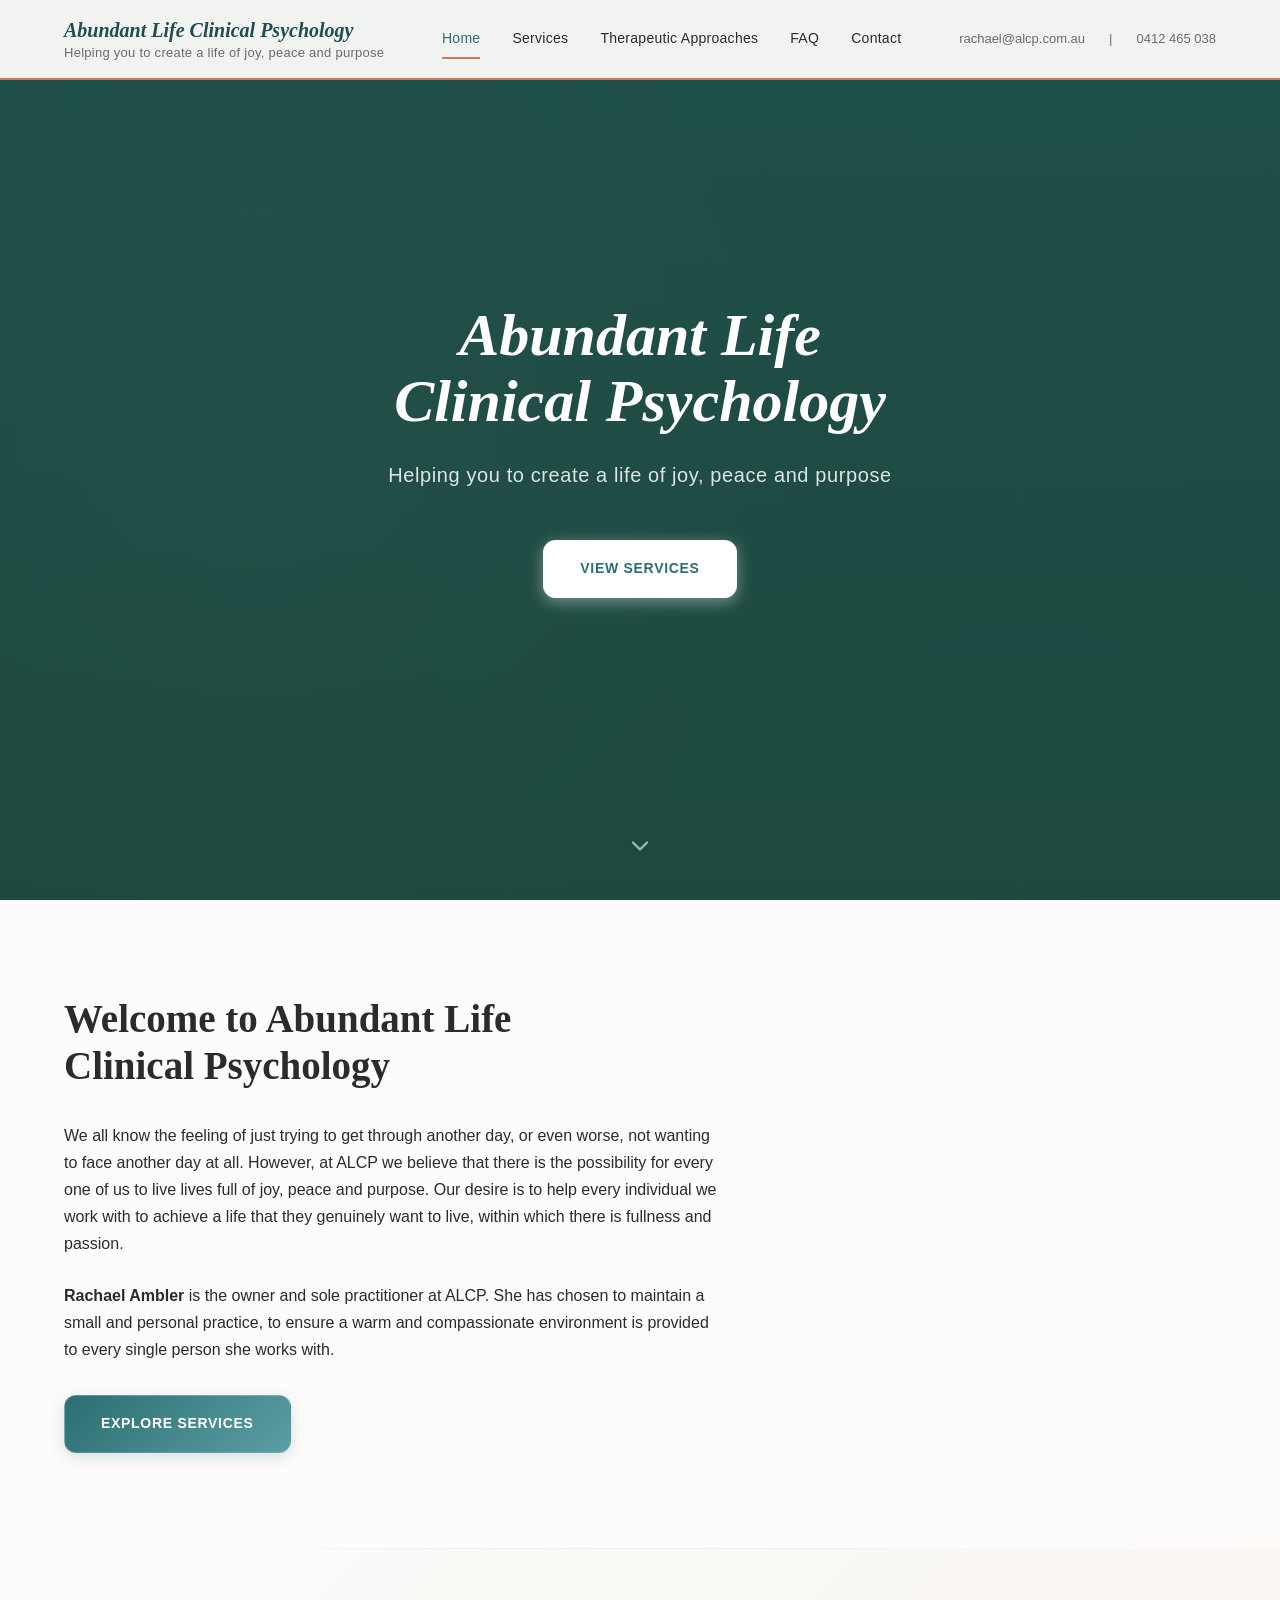
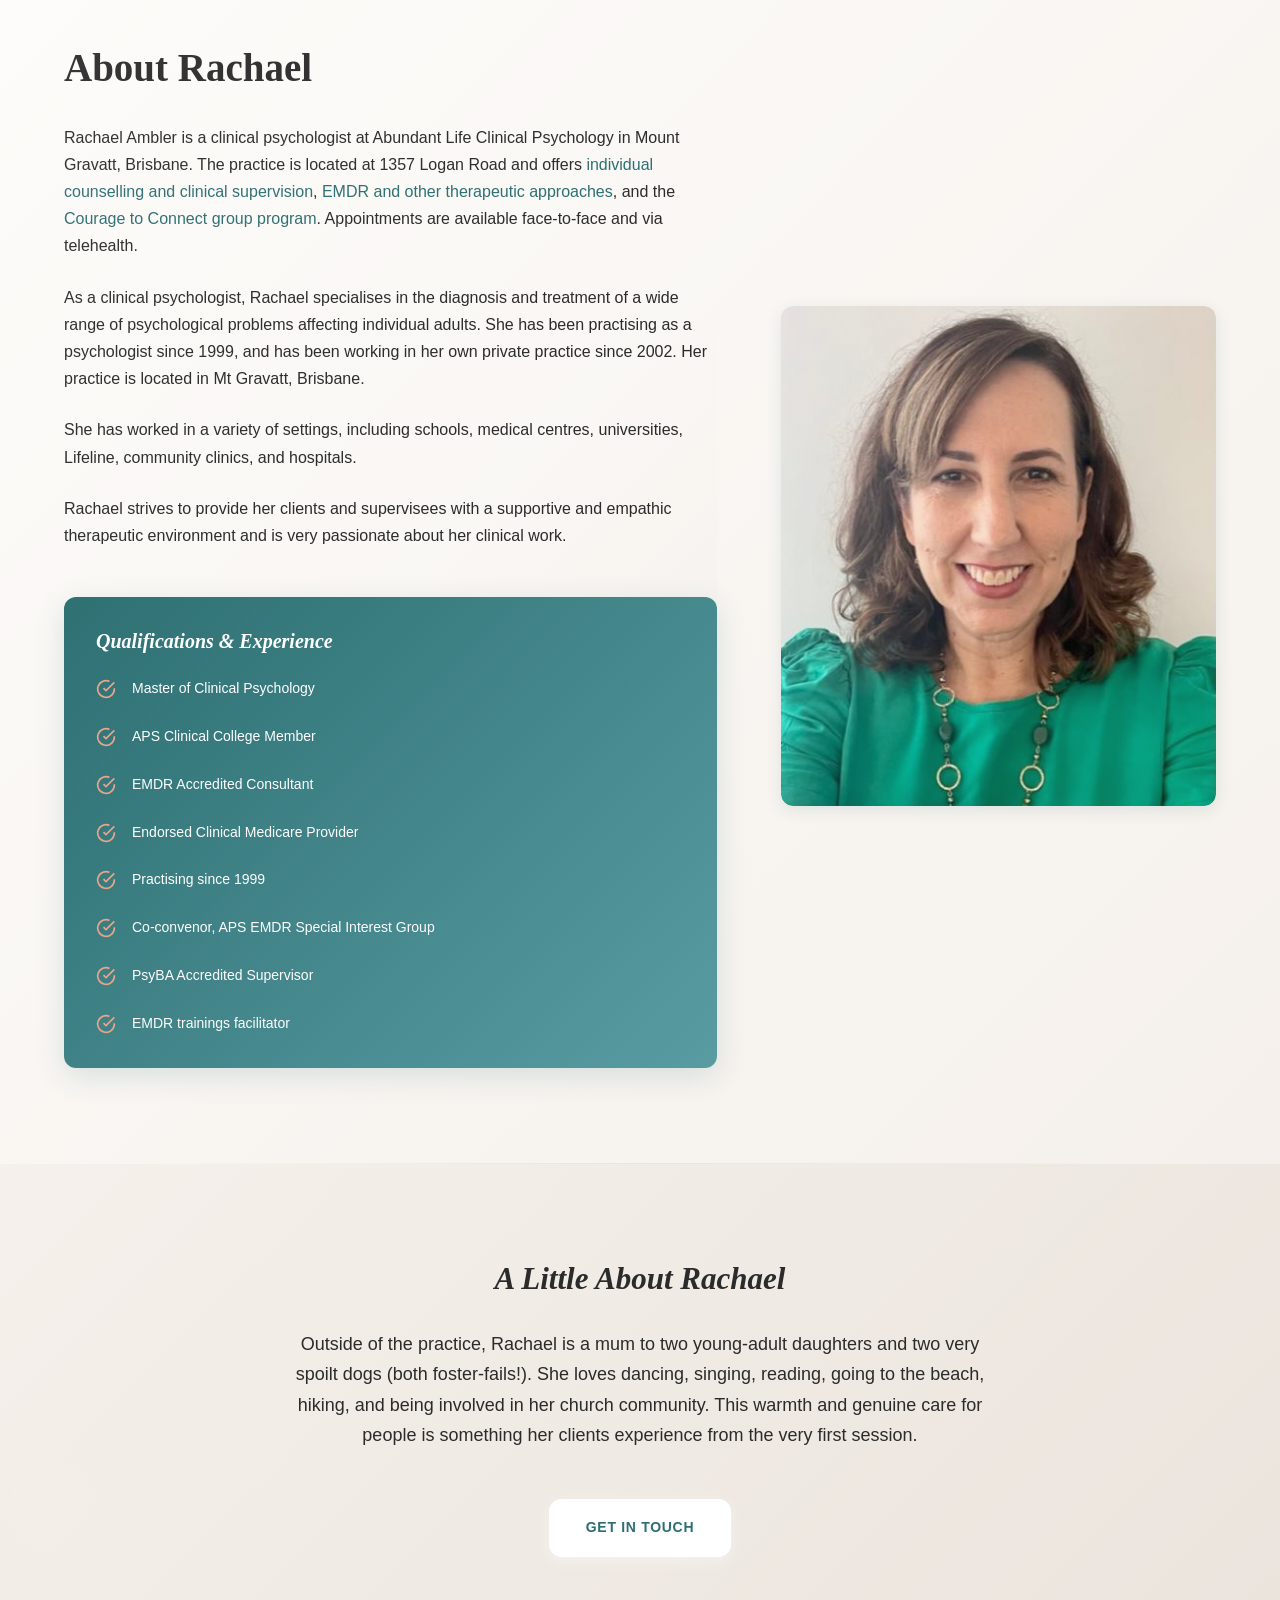
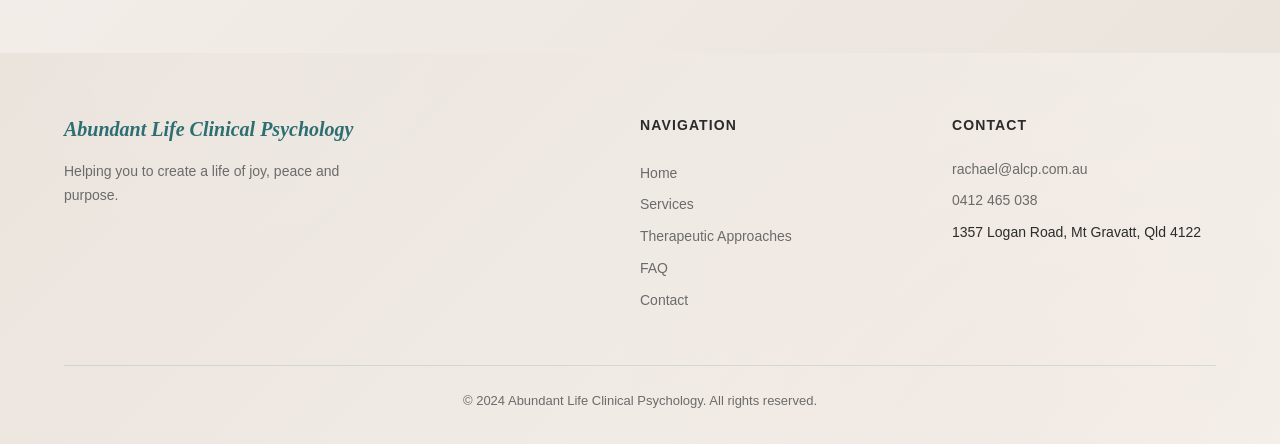
<file: index.html>
<!DOCTYPE html>
<html lang="en-AU">
<head>
<meta http-equiv="Content-Security-Policy" content="default-src 'self'; script-src 'self'; style-src 'self' 'unsafe-inline' https://fonts.googleapis.com; font-src 'self' https://fonts.gstatic.com; img-src 'self' data: https://images.unsplash.com; connect-src 'self' https://formsubmit.co; frame-src https://www.google.com; object-src 'none'; base-uri 'none'; form-action 'self' https://formsubmit.co; upgrade-insecure-requests">
  <meta charset="UTF-8">
  <meta name="viewport" content="width=device-width, initial-scale=1.0">
  <meta name="description" content="Rachael Ambler, clinical psychologist in Mount Gravatt, Brisbane. Individual counselling, EMDR, clinical supervision and group therapy at 1357 Logan Road.">
  <title>Clinical Psychologist in Mount Gravatt, Brisbane | ALCP</title>

  <!-- Fonts -->
  <link rel="preconnect" href="https://fonts.googleapis.com">
  <link rel="preconnect" href="https://fonts.gstatic.com" crossorigin>
  <link href="https://fonts.googleapis.com/css2?family=Inter:wght@300;400;500;600;700&family=Playfair+Display:ital,wght@0,400;0,700;1,400;1,700&display=swap" rel="stylesheet">

  <!-- Styles -->
  <link rel="stylesheet" href="css/styles.css">
<link rel="canonical" href="https://alcp.com.au/">
<meta name="robots" content="index, follow, max-image-preview:large">
<meta name="referrer" content="strict-origin-when-cross-origin">
<meta property="og:title" content="Clinical Psychologist in Mount Gravatt, Brisbane | ALCP">
<meta property="og:description" content="Rachael Ambler, clinical psychologist in Mount Gravatt, Brisbane. Individual counselling, EMDR, clinical supervision and group therapy at 1357 Logan Road.">
<meta property="og:url" content="https://alcp.com.au/">
<meta property="og:type" content="website">
<meta property="og:locale" content="en_AU">
<meta property="og:site_name" content="Abundant Life Clinical Psychology">
<meta property="og:image" content="https://alcp.com.au/images/Photo.jpg">
<script type="application/ld+json">{
  "@context": "https://schema.org",
  "@graph": [
    {
      "@type": "MedicalClinic",
      "@id": "https://alcp.com.au/#practice",
      "name": "Abundant Life Clinical Psychology",
      "alternateName": "ALCP",
      "url": "https://alcp.com.au/",
      "telephone": "+61412465038",
      "email": "rachael@alcp.com.au",
      "image": "https://alcp.com.au/images/Photo.jpg",
      "address": {
        "@type": "PostalAddress",
        "streetAddress": "1357 Logan Road",
        "addressLocality": "Mount Gravatt",
        "addressRegion": "QLD",
        "postalCode": "4122",
        "addressCountry": "AU"
      },
      "areaServed": {
        "@type": "City",
        "name": "Brisbane"
      },
      "employee": {
        "@id": "https://alcp.com.au/#rachael-ambler"
      }
    },
    {
      "@type": "Person",
      "@id": "https://alcp.com.au/#rachael-ambler",
      "name": "Rachael Ambler",
      "jobTitle": "Clinical Psychologist",
      "url": "https://alcp.com.au/#welcome",
      "image": "https://alcp.com.au/images/Photo.jpg",
      "worksFor": {
        "@id": "https://alcp.com.au/#practice"
      }
    },
    {
      "@type": "WebSite",
      "@id": "https://alcp.com.au/#website",
      "url": "https://alcp.com.au/",
      "name": "Abundant Life Clinical Psychology",
      "publisher": {
        "@id": "https://alcp.com.au/#practice"
      }
    },
    {
      "@type": "WebPage",
      "@id": "https://alcp.com.au/#webpage",
      "url": "https://alcp.com.au/",
      "name": "Clinical Psychologist in Mount Gravatt, Brisbane | ALCP",
      "description": "Rachael Ambler, clinical psychologist in Mount Gravatt, Brisbane. Individual counselling, EMDR, clinical supervision and group therapy at 1357 Logan Road.",
      "inLanguage": "en-AU",
      "isPartOf": {
        "@id": "https://alcp.com.au/#website"
      },
      "about": {
        "@id": "https://alcp.com.au/#practice"
      }
    }
  ]
}</script>
<noscript><style>.fade-in, .fade-in-left, .fade-in-right { opacity: 1 !important; transform: none !important; }</style></noscript>
</head>
<body>

  <a href="#main" class="skip-link">Skip to main content</a>

  <!-- Nav Overlay (mobile) -->
  <div class="nav-overlay" aria-hidden="true"></div>

  <!-- HEADER -->
  <header class="site-header">
    <div class="header-inner">
      <div class="site-logo">
        <a href="index.html">
          Abundant Life Clinical Psychology
          <span class="tagline">Helping you to create a life of joy, peace and purpose</span>
        </a>
      </div>

      <nav class="nav-links" aria-label="Main navigation">
        <a href="index.html" class="active">Home</a>
        <a href="services.html">Services</a>
        <a href="therapeutic-approaches.html">Therapeutic Approaches</a>
        <a href="faq.html">FAQ</a>
        <a href="contact.html">Contact</a>
      </nav>

      <div class="header-contact">
        <a href="mailto:rachael@alcp.com.au">rachael@alcp.com.au</a>
        <span>|</span>
        <a href="tel:0412465038">0412 465 038</a>
      </div>

      <button class="hamburger" aria-label="Toggle navigation" aria-expanded="false">
        <span></span>
        <span></span>
        <span></span>
      </button>
    </div>
  </header>

  <!-- HERO -->
  <section class="hero" aria-label="Welcome banner">
    <!-- Warm sunset nature imagery — peace, healing, nature -->
    <div class="hero__bg" style="background-image: url('https://images.unsplash.com/photo-1506905925346-21bda4d32df4?w=1920&q=80');"></div>
    <div class="hero__overlay"></div>
    <div class="hero__content">
      <h1 class="hero__title">Abundant Life<br>Clinical Psychology</h1>
      <p class="hero__subtitle">Helping you to create a life of joy, peace and purpose</p>
      <div style="margin-top: var(--sp-6);">
        <a href="services.html" class="btn btn--white">View Services</a>
      </div>
    </div>
    <a href="#welcome" class="hero__scroll" aria-label="Scroll down">
      <svg viewBox="0 0 24 24" fill="none" stroke="currentColor" stroke-width="2" stroke-linecap="round" stroke-linejoin="round">
        <polyline points="6 9 12 15 18 9"></polyline>
      </svg>
    </a>
  </section>

  <!-- MAIN CONTENT -->
  <main id="main">

    <!-- WELCOME SECTION -->
    <section id="welcome">
      <div class="container">
        <div class="split split--60-40">
          <div class="fade-in-left">
            <h2 style="margin-bottom: var(--sp-4);">Welcome to Abundant Life<br>Clinical Psychology</h2>
            <p>We all know the feeling of just trying to get through another day, or even worse, not wanting to face another day at all. However, at ALCP we believe that there is the possibility for every one of us to live lives full of joy, peace and purpose. Our desire is to help every individual we work with to achieve a life that they genuinely want to live, within which there is fullness and passion.</p>
            <p><strong>Rachael Ambler</strong> is the owner and sole practitioner at ALCP. She has chosen to maintain a small and personal practice, to ensure a warm and compassionate environment is provided to every single person she works with.</p>
            <div style="margin-top: var(--sp-4);">
              <a href="services.html" class="btn btn--primary">Explore Services</a>
            </div>
          </div>
        </div>
      </div>
    </section>

    <!-- ABOUT RACHAEL -->
    <section class="section--alt">
      <div class="container">
        <div class="split split--60-40">
          <div class="fade-in-left">
            <h2 style="margin-bottom: var(--sp-4);">About Rachael</h2>
            <p>Rachael Ambler is a clinical psychologist at Abundant Life Clinical Psychology in Mount Gravatt, Brisbane. The practice is located at 1357 Logan Road and offers <a href="services.html">individual counselling and clinical supervision</a>, <a href="therapeutic-approaches.html">EMDR and other therapeutic approaches</a>, and the <a href="courage-to-connect.html">Courage to Connect group program</a>. Appointments are available face-to-face and via telehealth.</p>
            <p>As a clinical psychologist, Rachael specialises in the diagnosis and treatment of a wide range of psychological problems affecting individual adults. She has been practising as a psychologist since 1999, and has been working in her own private practice since 2002. Her practice is located in Mt Gravatt, Brisbane.</p>
            <p>She has worked in a variety of settings, including schools, medical centres, universities, Lifeline, community clinics, and hospitals.</p>
            <p>Rachael strives to provide her clients and supervisees with a supportive and empathic therapeutic environment and is very passionate about her clinical work.</p>
            <div style="margin-top: var(--sp-6);">
              <div class="credential-sidebar">
                <h4>Qualifications &amp; Experience</h4>
                <div class="credential-item">
                  <svg class="credential-icon" viewBox="0 0 24 24" fill="none" stroke="currentColor" stroke-width="2"><path d="M22 11.08V12a10 10 0 1 1-5.93-9.14"></path><polyline points="22 4 12 14.01 9 11.01"></polyline></svg>
                  <span>Master of Clinical Psychology</span>
                </div>
                <div class="credential-item">
                  <svg class="credential-icon" viewBox="0 0 24 24" fill="none" stroke="currentColor" stroke-width="2"><path d="M22 11.08V12a10 10 0 1 1-5.93-9.14"></path><polyline points="22 4 12 14.01 9 11.01"></polyline></svg>
                  <span>APS Clinical College Member</span>
                </div>
                <div class="credential-item">
                  <svg class="credential-icon" viewBox="0 0 24 24" fill="none" stroke="currentColor" stroke-width="2"><path d="M22 11.08V12a10 10 0 1 1-5.93-9.14"></path><polyline points="22 4 12 14.01 9 11.01"></polyline></svg>
                  <span>EMDR Accredited Consultant</span>
                </div>
                <div class="credential-item">
                  <svg class="credential-icon" viewBox="0 0 24 24" fill="none" stroke="currentColor" stroke-width="2"><path d="M22 11.08V12a10 10 0 1 1-5.93-9.14"></path><polyline points="22 4 12 14.01 9 11.01"></polyline></svg>
                  <span>Endorsed Clinical Medicare Provider</span>
                </div>
                <div class="credential-item">
                  <svg class="credential-icon" viewBox="0 0 24 24" fill="none" stroke="currentColor" stroke-width="2"><path d="M22 11.08V12a10 10 0 1 1-5.93-9.14"></path><polyline points="22 4 12 14.01 9 11.01"></polyline></svg>
                  <span>Practising since 1999</span>
                </div>
                <div class="credential-item">
                  <svg class="credential-icon" viewBox="0 0 24 24" fill="none" stroke="currentColor" stroke-width="2"><path d="M22 11.08V12a10 10 0 1 1-5.93-9.14"></path><polyline points="22 4 12 14.01 9 11.01"></polyline></svg>
                  <span>Co-convenor, APS EMDR Special Interest Group</span>
                </div>
                <div class="credential-item">
                  <svg class="credential-icon" viewBox="0 0 24 24" fill="none" stroke="currentColor" stroke-width="2"><path d="M22 11.08V12a10 10 0 1 1-5.93-9.14"></path><polyline points="22 4 12 14.01 9 11.01"></polyline></svg>
                  <span>PsyBA Accredited Supervisor</span>
                </div>
                <div class="credential-item">
                  <svg class="credential-icon" viewBox="0 0 24 24" fill="none" stroke="currentColor" stroke-width="2"><path d="M22 11.08V12a10 10 0 1 1-5.93-9.14"></path><polyline points="22 4 12 14.01 9 11.01"></polyline></svg>
                  <span>EMDR trainings facilitator</span>
                </div>
              </div>
            </div>
          </div>
          <div class="fade-in-right">
            <div class="img-wrapper img-wrapper--tall" style="border-radius: 12px; overflow: hidden; box-shadow: var(--shadow-md);">
              <img src="images/Photo.jpg" alt="Rachael Ambler, Clinical Psychologist" loading="lazy" style="width: 100%; height: 100%; object-fit: cover; border-radius: 12px;">
            </div>
          </div>
        </div>
      </div>
    </section>

    <!-- PERSONAL TOUCH -->
    <section class="section--dark">
      <div class="container">
        <div class="fade-in" style="max-width: 720px; margin: 0 auto; text-align: center;">
          <h3 style="font-style: italic; margin-bottom: var(--sp-4);">A Little About Rachael</h3>
          <p style="font-size: var(--fs-md); color: var(--color-text);">Outside of the practice, Rachael is a mum to two young-adult daughters and two very spoilt dogs (both foster-fails!). She loves dancing, singing, reading, going to the beach, hiking, and being involved in her church community. This warmth and genuine care for people is something her clients experience from the very first session.</p>
          <div style="margin-top: var(--sp-6);">
            <a href="contact.html" class="btn btn--white">Get in Touch</a>
          </div>
        </div>
      </div>
    </section>

  </main>

  <!-- FOOTER -->
  <footer class="site-footer">
    <div class="container">
      <div class="footer-inner">
        <div class="footer-brand">
          <div class="site-logo">
            <a href="index.html">Abundant Life Clinical Psychology</a>
          </div>
          <p>Helping you to create a life of joy, peace and purpose.</p>
        </div>
        <div class="footer-nav">
          <h4>Navigation</h4>
          <a href="index.html">Home</a>
          <a href="services.html">Services</a>
          <a href="therapeutic-approaches.html">Therapeutic Approaches</a>
          <a href="faq.html">FAQ</a>
          <a href="contact.html">Contact</a>
        </div>
        <div class="footer-contact">
          <h4>Contact</h4>
          <div class="footer-contact-item"><a href="mailto:rachael@alcp.com.au">rachael@alcp.com.au</a></div>
          <div class="footer-contact-item"><a href="tel:0412465038">0412 465 038</a></div>
          <div class="footer-contact-item">1357 Logan Road, Mt Gravatt, Qld 4122</div>
        </div>
      </div>
      <div class="footer-bottom">
        &copy; 2024 Abundant Life Clinical Psychology. All rights reserved.
      </div>
    </div>
  </footer>

  <script src="js/main.js"></script>
</body>
</html>
</file>
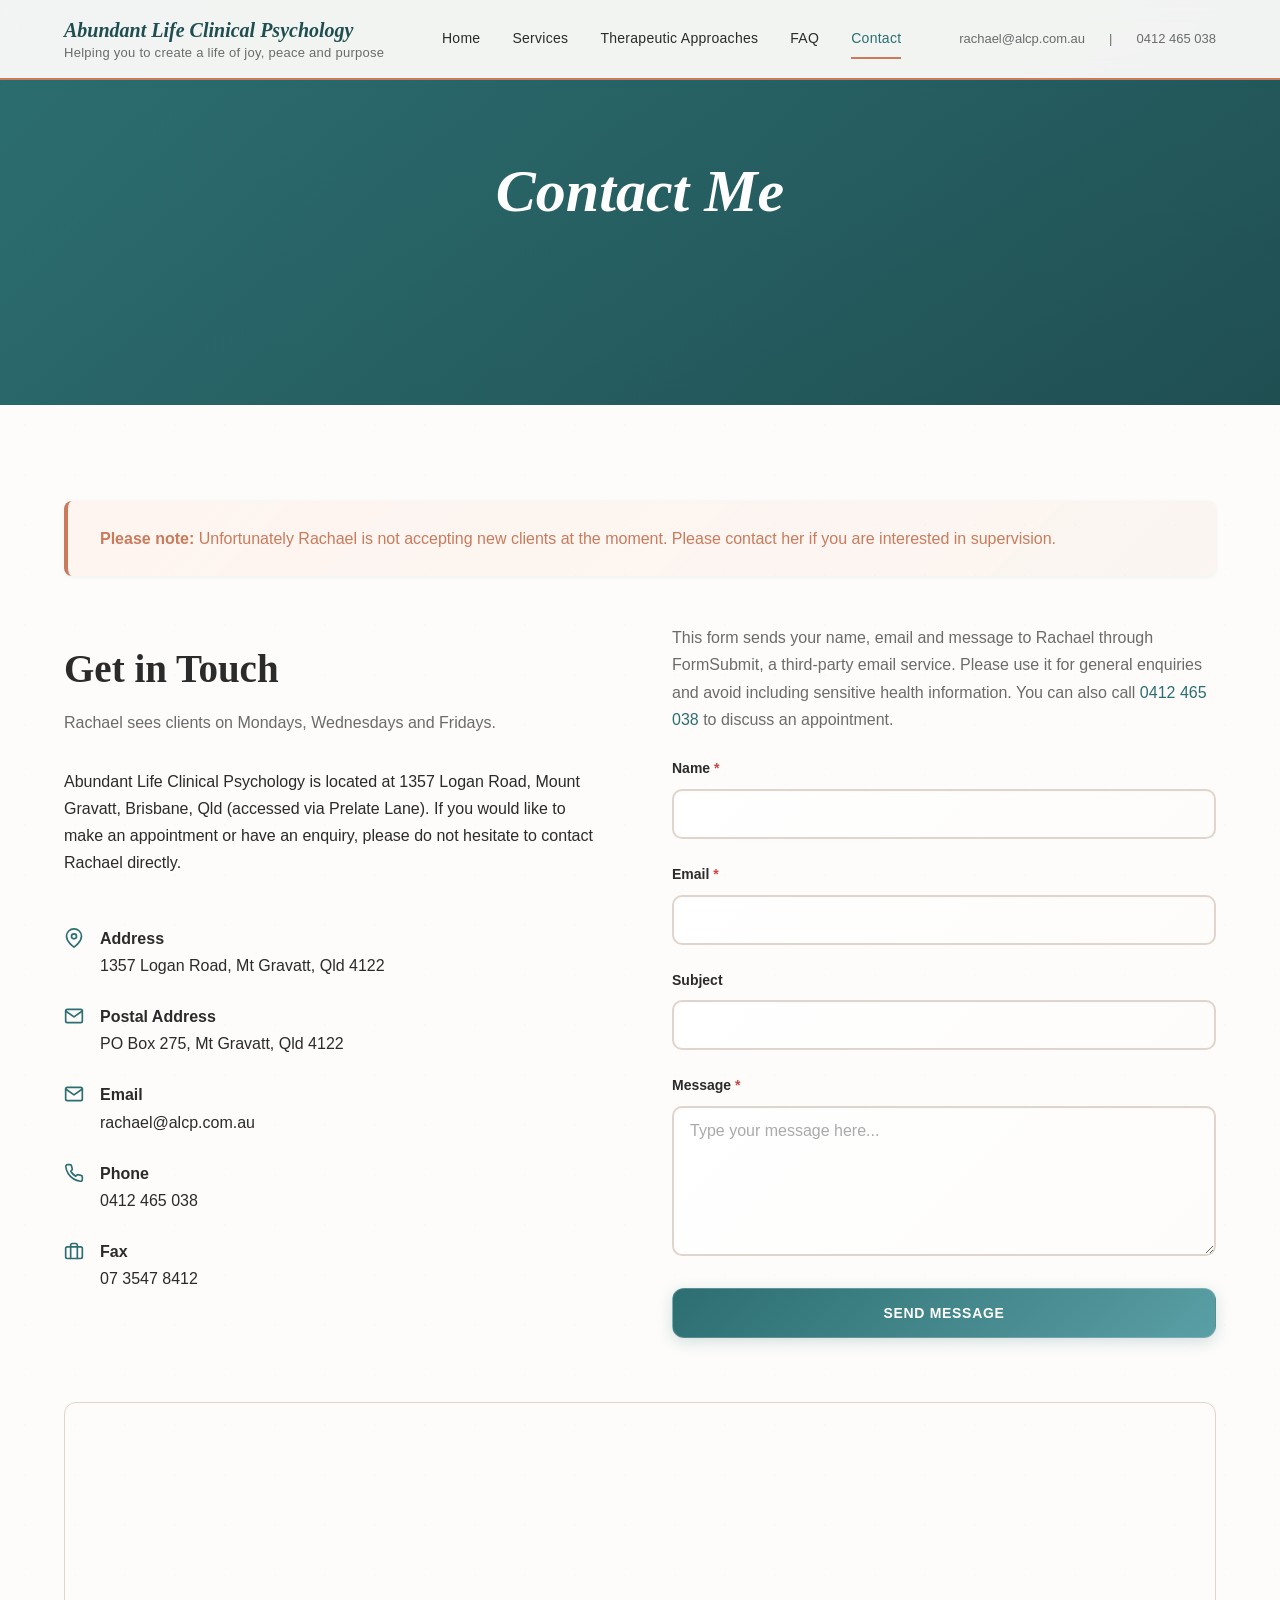
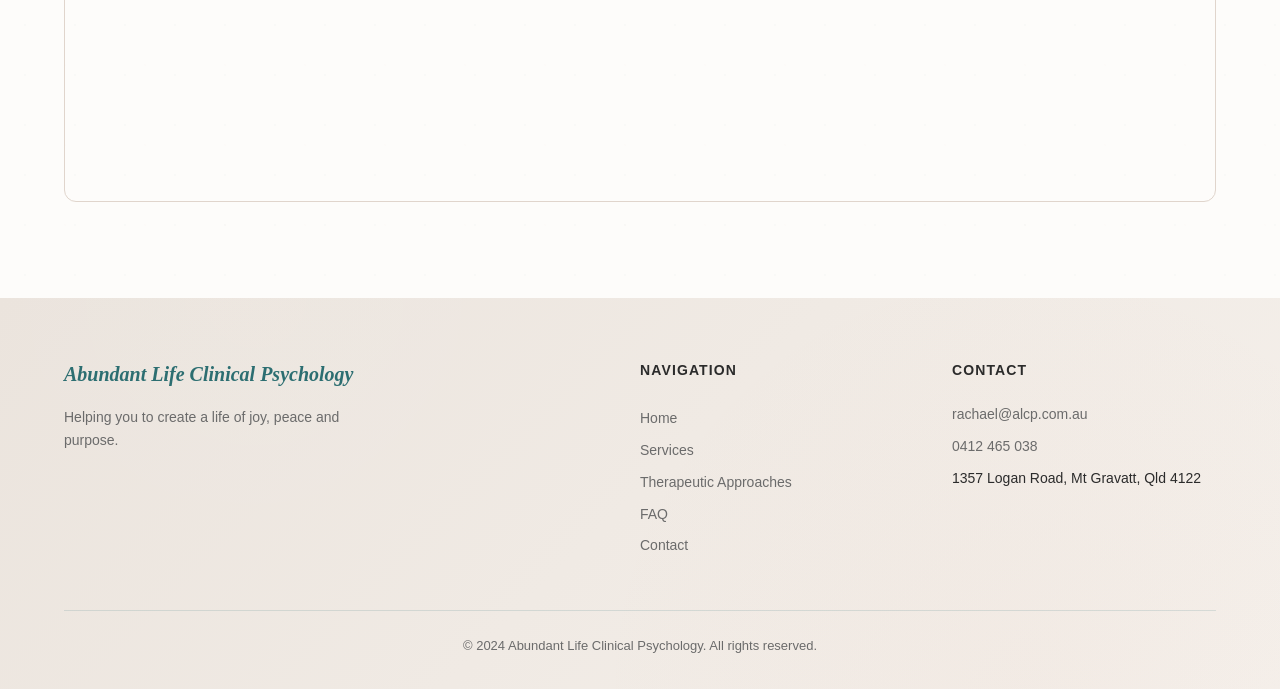
<file: contact.html>
<!DOCTYPE html>
<html lang="en-AU">
<head>
<meta http-equiv="Content-Security-Policy" content="default-src 'self'; script-src 'self'; style-src 'self' 'unsafe-inline' https://fonts.googleapis.com; font-src 'self' https://fonts.gstatic.com; img-src 'self' data: https://images.unsplash.com; connect-src 'self' https://formsubmit.co; frame-src https://www.google.com; object-src 'none'; base-uri 'none'; form-action 'self' https://formsubmit.co; upgrade-insecure-requests">
  <meta charset="UTF-8">
  <meta name="viewport" content="width=device-width, initial-scale=1.0">
  <meta name="description" content="Contact Abundant Life Clinical Psychology at 1357 Logan Road, Mount Gravatt, Brisbane QLD 4122. Call 0412 465 038 for appointments and enquiries.">
  <title>Contact Rachael Ambler | Psychologist in Mount Gravatt, Brisbane</title>

  <link rel="preconnect" href="https://fonts.googleapis.com">
  <link rel="preconnect" href="https://fonts.gstatic.com" crossorigin>
  <link href="https://fonts.googleapis.com/css2?family=Inter:wght@300;400;500;600;700&family=Playfair+Display:ital,wght@0,400;0,700;1,400;1,700&display=swap" rel="stylesheet">
  <link rel="stylesheet" href="css/styles.css">
<link rel="canonical" href="https://alcp.com.au/contact.html">
<meta name="robots" content="index, follow, max-image-preview:large">
<meta name="referrer" content="strict-origin-when-cross-origin">
<meta property="og:title" content="Contact Rachael Ambler | Psychologist in Mount Gravatt, Brisbane">
<meta property="og:description" content="Contact Abundant Life Clinical Psychology at 1357 Logan Road, Mount Gravatt, Brisbane QLD 4122. Call 0412 465 038 for appointments and enquiries.">
<meta property="og:url" content="https://alcp.com.au/contact.html">
<meta property="og:type" content="website">
<meta property="og:locale" content="en_AU">
<meta property="og:site_name" content="Abundant Life Clinical Psychology">
<meta property="og:image" content="https://alcp.com.au/images/Photo.jpg">
<script type="application/ld+json">{
  "@context": "https://schema.org",
  "@graph": [
    {
      "@type": "MedicalClinic",
      "@id": "https://alcp.com.au/#practice",
      "name": "Abundant Life Clinical Psychology",
      "alternateName": "ALCP",
      "url": "https://alcp.com.au/",
      "telephone": "+61412465038",
      "email": "rachael@alcp.com.au",
      "image": "https://alcp.com.au/images/Photo.jpg",
      "address": {
        "@type": "PostalAddress",
        "streetAddress": "1357 Logan Road",
        "addressLocality": "Mount Gravatt",
        "addressRegion": "QLD",
        "postalCode": "4122",
        "addressCountry": "AU"
      },
      "areaServed": {
        "@type": "City",
        "name": "Brisbane"
      },
      "employee": {
        "@id": "https://alcp.com.au/#rachael-ambler"
      }
    },
    {
      "@type": "Person",
      "@id": "https://alcp.com.au/#rachael-ambler",
      "name": "Rachael Ambler",
      "jobTitle": "Clinical Psychologist",
      "url": "https://alcp.com.au/#welcome",
      "image": "https://alcp.com.au/images/Photo.jpg",
      "worksFor": {
        "@id": "https://alcp.com.au/#practice"
      }
    },
    {
      "@type": "WebSite",
      "@id": "https://alcp.com.au/#website",
      "url": "https://alcp.com.au/",
      "name": "Abundant Life Clinical Psychology",
      "publisher": {
        "@id": "https://alcp.com.au/#practice"
      }
    },
    {
      "@type": "WebPage",
      "@id": "https://alcp.com.au/contact.html#webpage",
      "url": "https://alcp.com.au/contact.html",
      "name": "Contact Rachael Ambler | Psychologist in Mount Gravatt, Brisbane",
      "description": "Contact Abundant Life Clinical Psychology at 1357 Logan Road, Mount Gravatt, Brisbane QLD 4122. Call 0412 465 038 for appointments and enquiries.",
      "inLanguage": "en-AU",
      "isPartOf": {
        "@id": "https://alcp.com.au/#website"
      },
      "about": {
        "@id": "https://alcp.com.au/#practice"
      }
    }
  ]
}</script>
<noscript><style>.fade-in, .fade-in-left, .fade-in-right { opacity: 1 !important; transform: none !important; }</style></noscript>
</head>
<body>

  <a href="#main" class="skip-link">Skip to main content</a>
  <div class="nav-overlay" aria-hidden="true"></div>

  <!-- HEADER -->
  <header class="site-header">
    <div class="header-inner">
      <div class="site-logo">
        <a href="index.html">
          Abundant Life Clinical Psychology
          <span class="tagline">Helping you to create a life of joy, peace and purpose</span>
        </a>
      </div>
      <nav class="nav-links" aria-label="Main navigation">
        <a href="index.html">Home</a>
        <a href="services.html">Services</a>
        <a href="therapeutic-approaches.html">Therapeutic Approaches</a>
        <a href="faq.html">FAQ</a>
        <a href="contact.html" class="active">Contact</a>
      </nav>
      <div class="header-contact">
        <a href="mailto:rachael@alcp.com.au">rachael@alcp.com.au</a>
        <span>|</span>
        <a href="tel:0412465038">0412 465 038</a>
      </div>
      <button class="hamburger" aria-label="Toggle navigation" aria-expanded="false">
        <span></span><span></span><span></span>
      </button>
    </div>
  </header>

  <!-- HERO -->
  <section class="hero hero--short" aria-label="Contact banner" style="background: linear-gradient(135deg, var(--color-primary) 0%, var(--color-primary-dark) 100%);">
    <div class="hero__content">
      <h1 class="hero__title">Contact Me</h1>
    </div>
  </section>

  <main id="main">

    <section>
      <div class="container">

        <!-- ALERT BANNER -->
        <div class="alert-banner fade-in" role="alert">
          <p><strong>Please note:</strong> Unfortunately Rachael is not accepting new clients at the moment. Please contact her if you are interested in supervision.</p>
        </div>

        <div class="split">

          <!-- CONTACT DETAILS -->
          <div class="fade-in-left">
            <h2 style="margin-bottom: var(--sp-2);">Get in Touch</h2>
            <p class="text-muted" style="margin-bottom: var(--sp-4);">Rachael sees clients on Mondays, Wednesdays and Fridays.</p>
            <p style="margin-bottom: var(--sp-6);">Abundant Life Clinical Psychology is located at 1357 Logan Road, Mount Gravatt, Brisbane, Qld (accessed via Prelate Lane). If you would like to make an appointment or have an enquiry, please do not hesitate to contact Rachael directly.</p>

            <div class="contact-details">
              <div class="contact-item">
                <svg viewBox="0 0 24 24" fill="none" stroke="currentColor" stroke-width="2" stroke-linecap="round" stroke-linejoin="round"><path d="M21 10c0 7-9 13-9 13s-9-6-9-13a9 9 0 0 1 18 0z"></path><circle cx="12" cy="10" r="3"></circle></svg>
                <div>
                  <strong>Address</strong><br>
                  1357 Logan Road, Mt Gravatt, Qld 4122
                </div>
              </div>
              <div class="contact-item">
                <svg viewBox="0 0 24 24" fill="none" stroke="currentColor" stroke-width="2" stroke-linecap="round" stroke-linejoin="round"><path d="M4 4h16c1.1 0 2 .9 2 2v12c0 1.1-.9 2-2 2H4c-1.1 0-2-.9-2-2V6c0-1.1.9-2 2-2z"></path><polyline points="22,6 12,13 2,6"></polyline></svg>
                <div>
                  <strong>Postal Address</strong><br>
                  PO Box 275, Mt Gravatt, Qld 4122
                </div>
              </div>
              <div class="contact-item">
                <svg viewBox="0 0 24 24" fill="none" stroke="currentColor" stroke-width="2" stroke-linecap="round" stroke-linejoin="round"><path d="M4 4h16c1.1 0 2 .9 2 2v12c0 1.1-.9 2-2 2H4c-1.1 0-2-.9-2-2V6c0-1.1.9-2 2-2z"></path><polyline points="22,6 12,13 2,6"></polyline></svg>
                <div>
                  <strong>Email</strong><br>
                  <a href="mailto:rachael@alcp.com.au">rachael@alcp.com.au</a>
                </div>
              </div>
              <div class="contact-item">
                <svg viewBox="0 0 24 24" fill="none" stroke="currentColor" stroke-width="2" stroke-linecap="round" stroke-linejoin="round"><path d="M22 16.92v3a2 2 0 0 1-2.18 2 19.79 19.79 0 0 1-8.63-3.07 19.5 19.5 0 0 1-6-6 19.79 19.79 0 0 1-3.07-8.67A2 2 0 0 1 4.11 2h3a2 2 0 0 1 2 1.72 12.84 12.84 0 0 0 .7 2.81 2 2 0 0 1-.45 2.11L8.09 9.91a16 16 0 0 0 6 6l1.27-1.27a2 2 0 0 1 2.11-.45 12.84 12.84 0 0 0 2.81.7A2 2 0 0 1 22 16.92z"></path></svg>
                <div>
                  <strong>Phone</strong><br>
                  <a href="tel:0412465038">0412 465 038</a>
                </div>
              </div>
              <div class="contact-item">
                <svg viewBox="0 0 24 24" fill="none" stroke="currentColor" stroke-width="2" stroke-linecap="round" stroke-linejoin="round"><rect x="2" y="7" width="20" height="14" rx="2" ry="2"></rect><path d="M16 21V5a2 2 0 0 0-2-2h-4a2 2 0 0 0-2 2v16"></path></svg>
                <div>
                  <strong>Fax</strong><br>
                  07 3547 8412
                </div>
              </div>
            </div>
          </div>

          <!-- CONTACT FORM -->
          <div class="fade-in-right">
            <div id="form-success" class="form-success" role="status" style="display: none; color: var(--color-primary); padding: var(--sp-4); background: #f0f8f7; border-radius: 8px; margin-bottom: var(--sp-4); border: 1px solid var(--color-primary);">
              <strong>Thanks for your message!</strong><br>
              Rachael will get back to you as soon as possible.
            </div>
            <div id="form-error" class="form-error" role="alert" style="display: none; color: #c44; padding: var(--sp-4); background: #fff8f8; border-radius: 8px; margin-bottom: var(--sp-4); border: 1px solid #c44;">
              <strong>Something went wrong.</strong><br>
              <span id="form-error-message">Please try again, or email <a href="mailto:rachael@alcp.com.au">rachael@alcp.com.au</a> directly.</span>
            </div>

            <p id="contact-privacy" class="text-muted">This form sends your name, email and message to Rachael through FormSubmit, a third-party email service. Please use it for general enquiries and avoid including sensitive health information. You can also call <a href="tel:0412465038">0412 465 038</a> to discuss an appointment.</p>
            <form id="contact-form" class="contact-form" method="post" action="https://formsubmit.co/38a4479fbdf10b98c1cb68192f78213d" aria-describedby="contact-privacy">
              <div class="form-group">
                <label for="name">Name <span style="color: #c44;">*</span></label>
                <input type="text" id="name" name="name" required autocomplete="name">
              </div>
              <div class="form-group">
                <label for="email">Email <span style="color: #c44;">*</span></label>
                <input type="email" id="email" name="email" required autocomplete="email">
              </div>
              <div class="form-group">
                <label for="subject">Subject</label>
                <input type="text" id="subject" name="subject">
              </div>
              <div class="form-group">
                <label for="message">Message <span style="color: #c44;">*</span></label>
                <textarea id="message" name="message" rows="6" placeholder="Type your message here..." required></textarea>
              </div>
              <button type="submit" id="contact-submit" class="btn btn--primary" style="width: 100%;">Send Message</button>
            </form>
          </div>

        </div>

        <!-- MAP -->
        <div class="map-container fade-in">
          <iframe
            src="https://www.google.com/maps?q=1357+Logan+Road+Mt+Gravatt+QLD+4122&amp;output=embed"
            width="100%"
            height="400"
            style="border:0;"
            allowfullscreen=""
            loading="lazy"
            referrerpolicy="no-referrer-when-downgrade"
            title="Map showing location of Abundant Life Clinical Psychology at 1357 Logan Road, Mt Gravatt">
          </iframe>
        </div>

      </div>
    </section>

  </main>

  <!-- FOOTER -->
  <footer class="site-footer">
    <div class="container">
      <div class="footer-inner">
        <div class="footer-brand">
          <div class="site-logo">
            <a href="index.html">Abundant Life Clinical Psychology</a>
          </div>
          <p>Helping you to create a life of joy, peace and purpose.</p>
        </div>
        <div class="footer-nav">
          <h4>Navigation</h4>
          <a href="index.html">Home</a>
          <a href="services.html">Services</a>
          <a href="therapeutic-approaches.html">Therapeutic Approaches</a>
          <a href="faq.html">FAQ</a>
          <a href="contact.html">Contact</a>
        </div>
        <div class="footer-contact">
          <h4>Contact</h4>
          <div class="footer-contact-item"><a href="mailto:rachael@alcp.com.au">rachael@alcp.com.au</a></div>
          <div class="footer-contact-item"><a href="tel:0412465038">0412 465 038</a></div>
          <div class="footer-contact-item">1357 Logan Road, Mt Gravatt, Qld 4122</div>
        </div>
      </div>
      <div class="footer-bottom">
        &copy; 2024 Abundant Life Clinical Psychology. All rights reserved.
      </div>
    </div>
  </footer>

  <script src="js/main.js"></script>
  <script src="js/contact.js" defer></script>
</body>
</html>
</file>
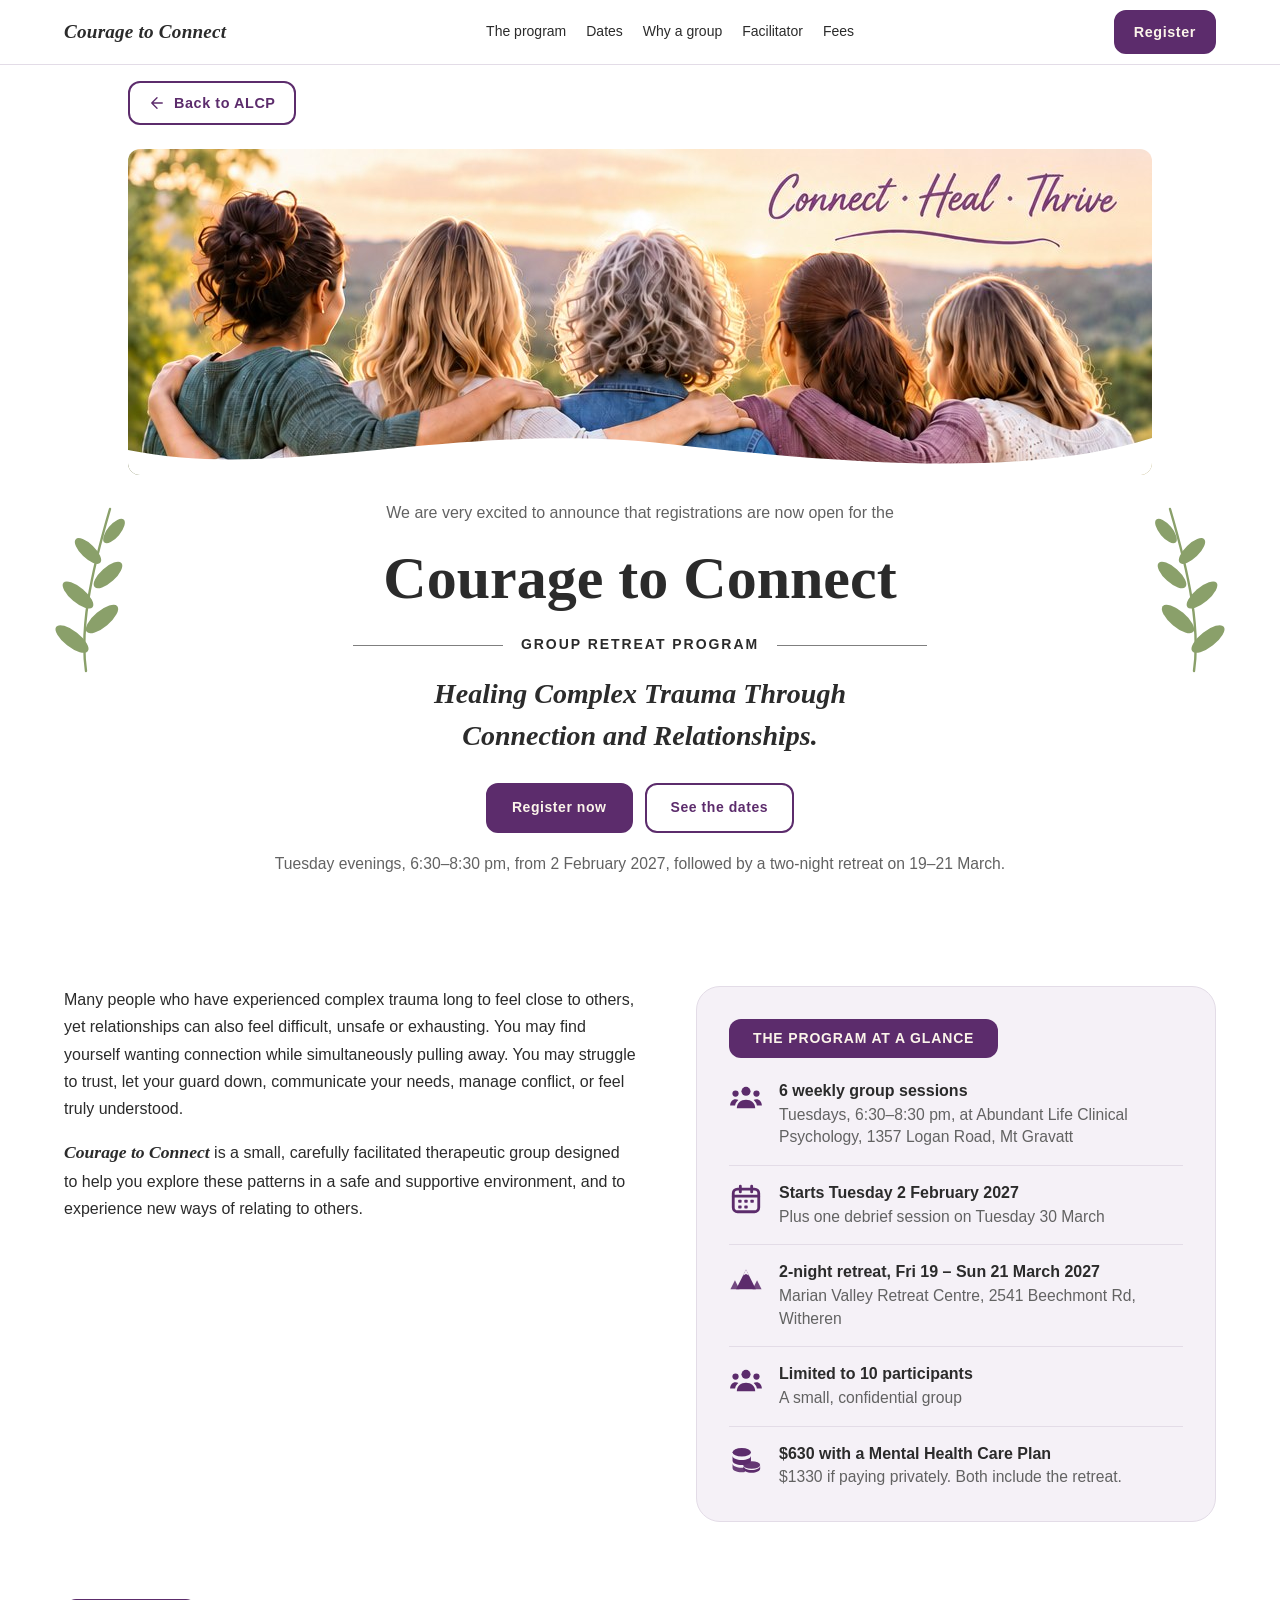
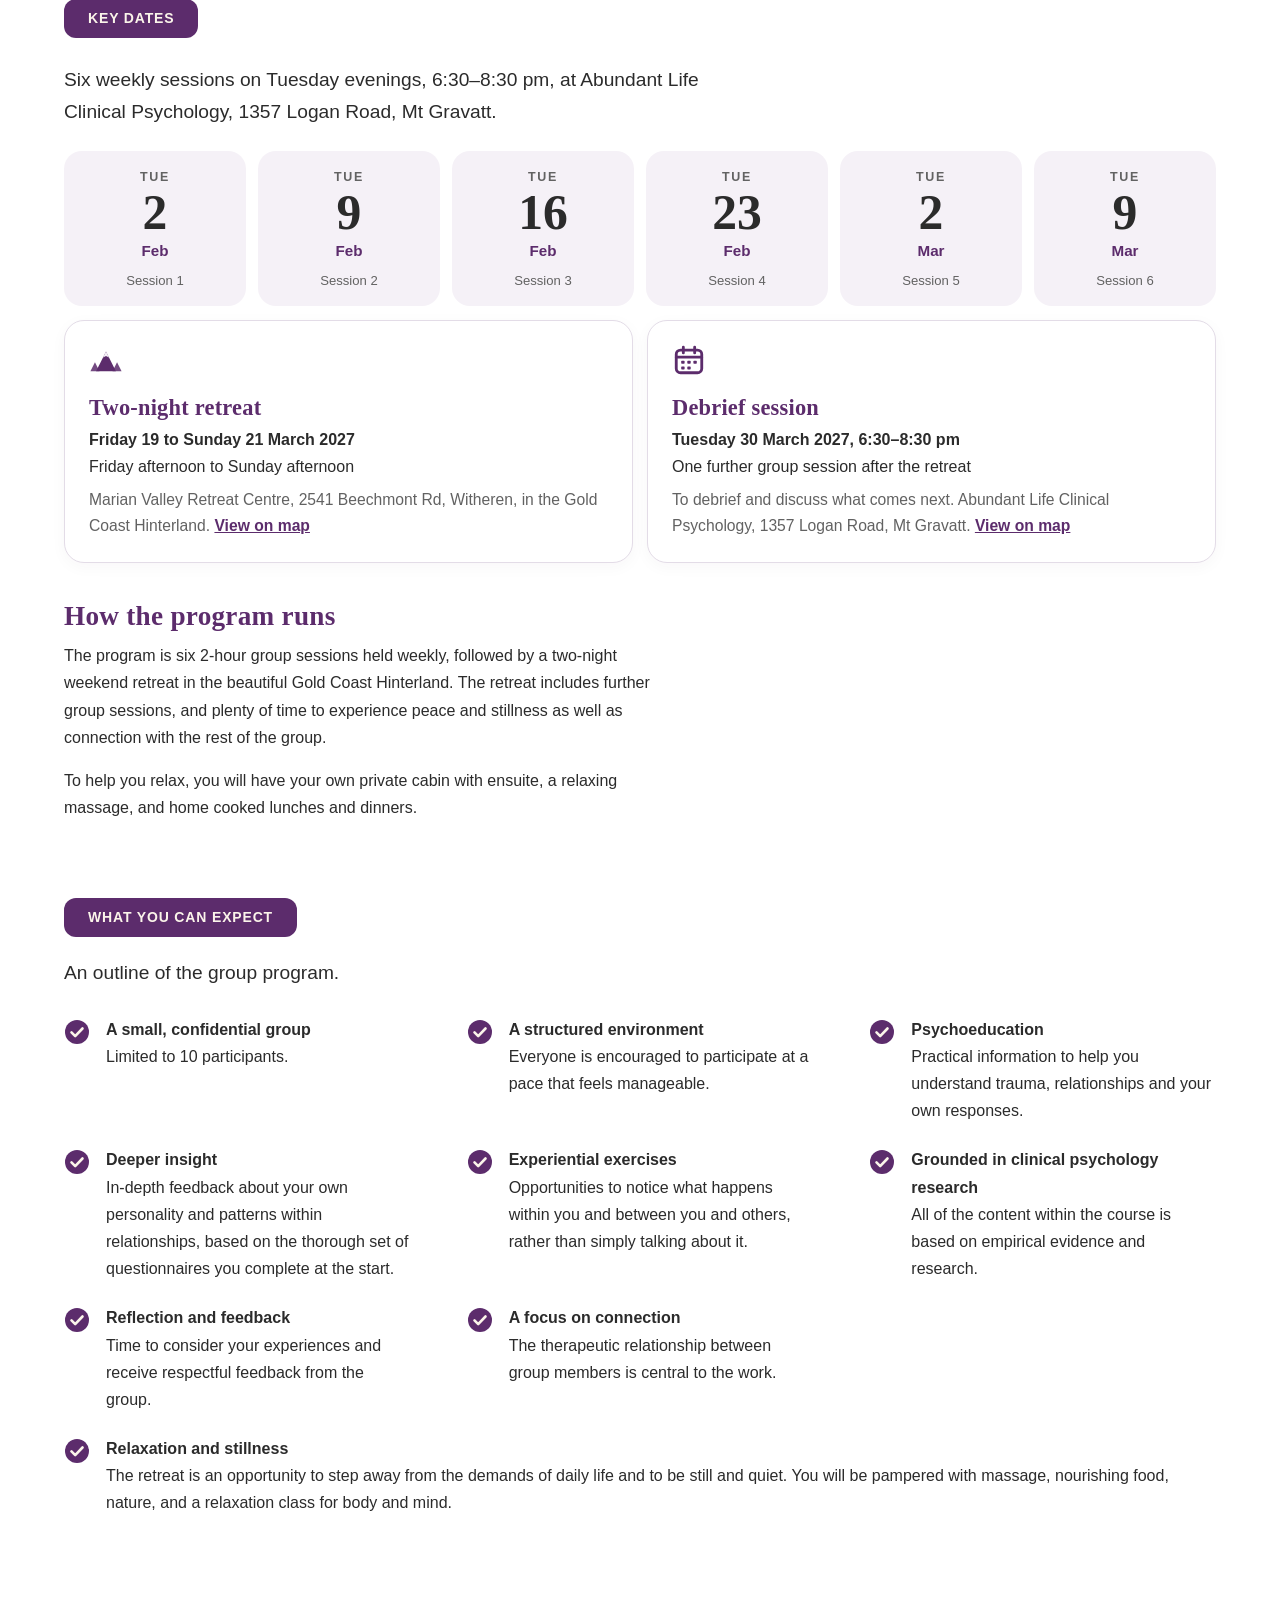
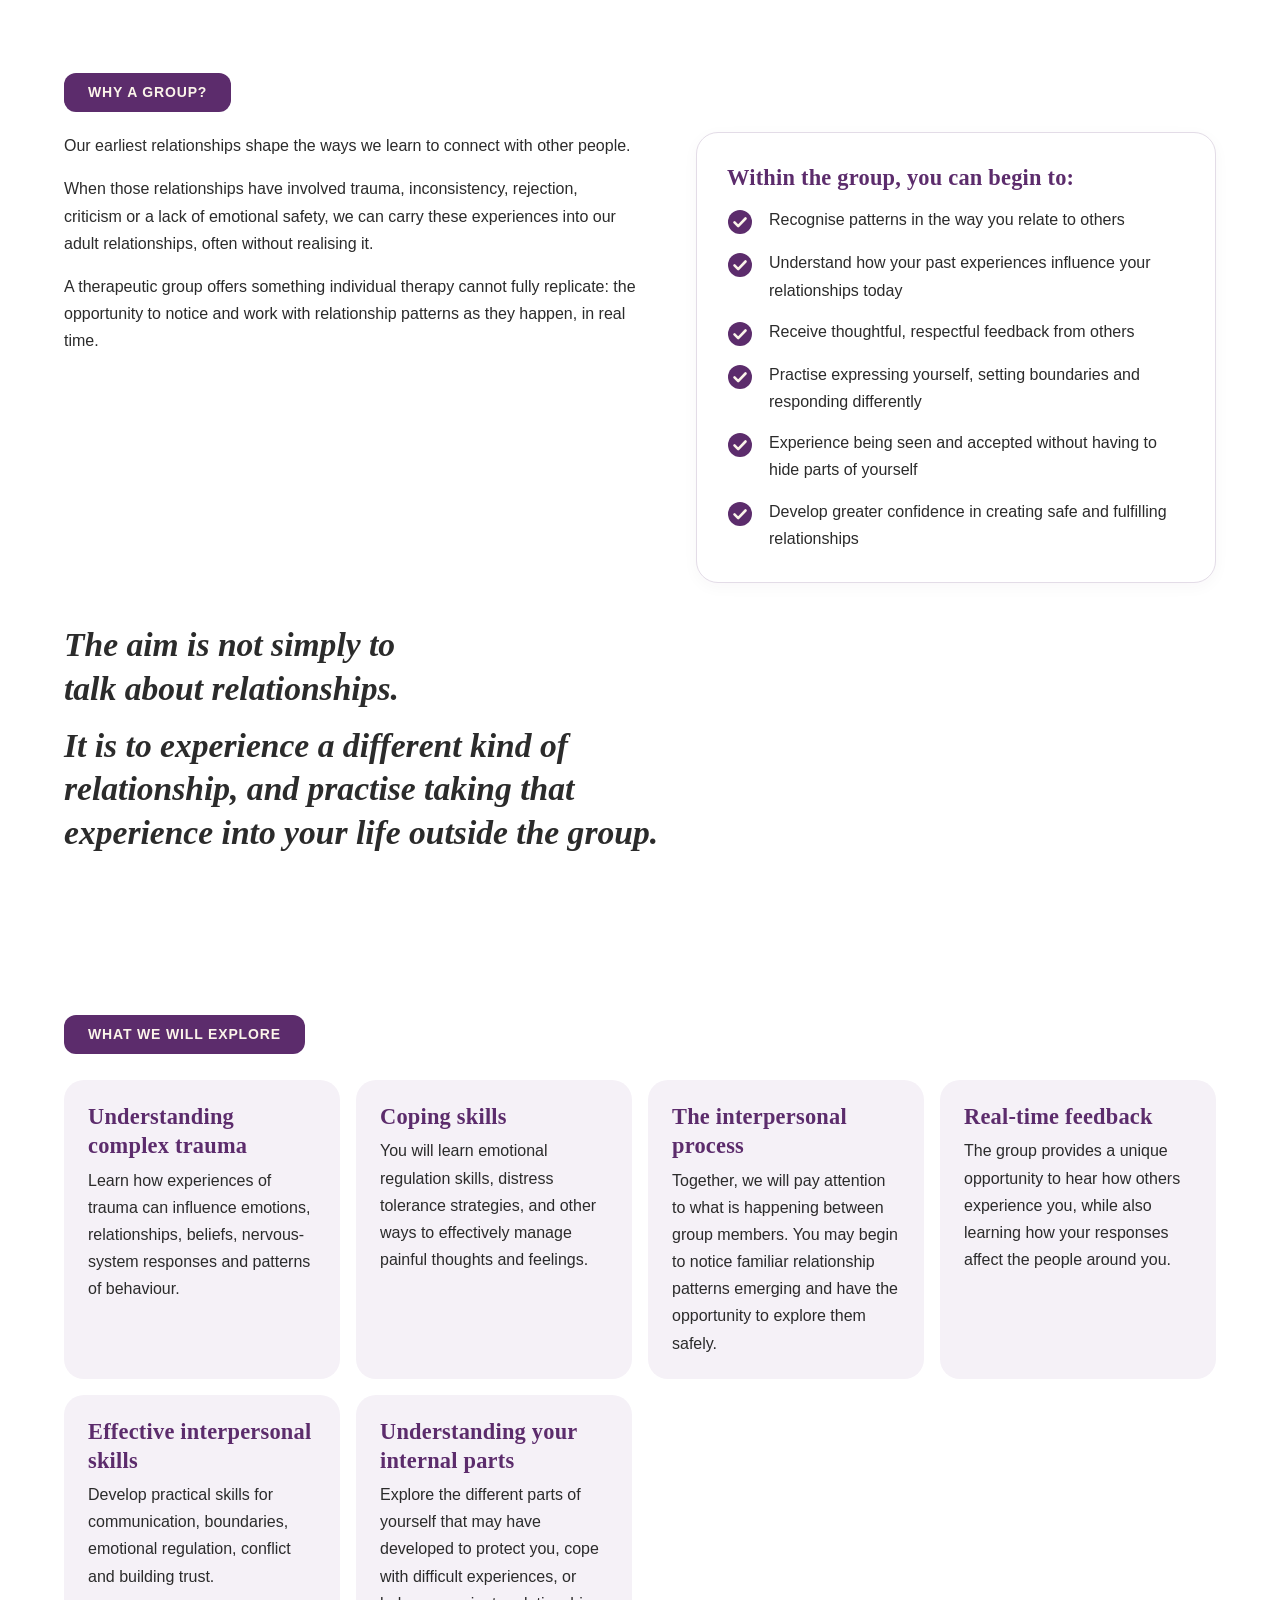
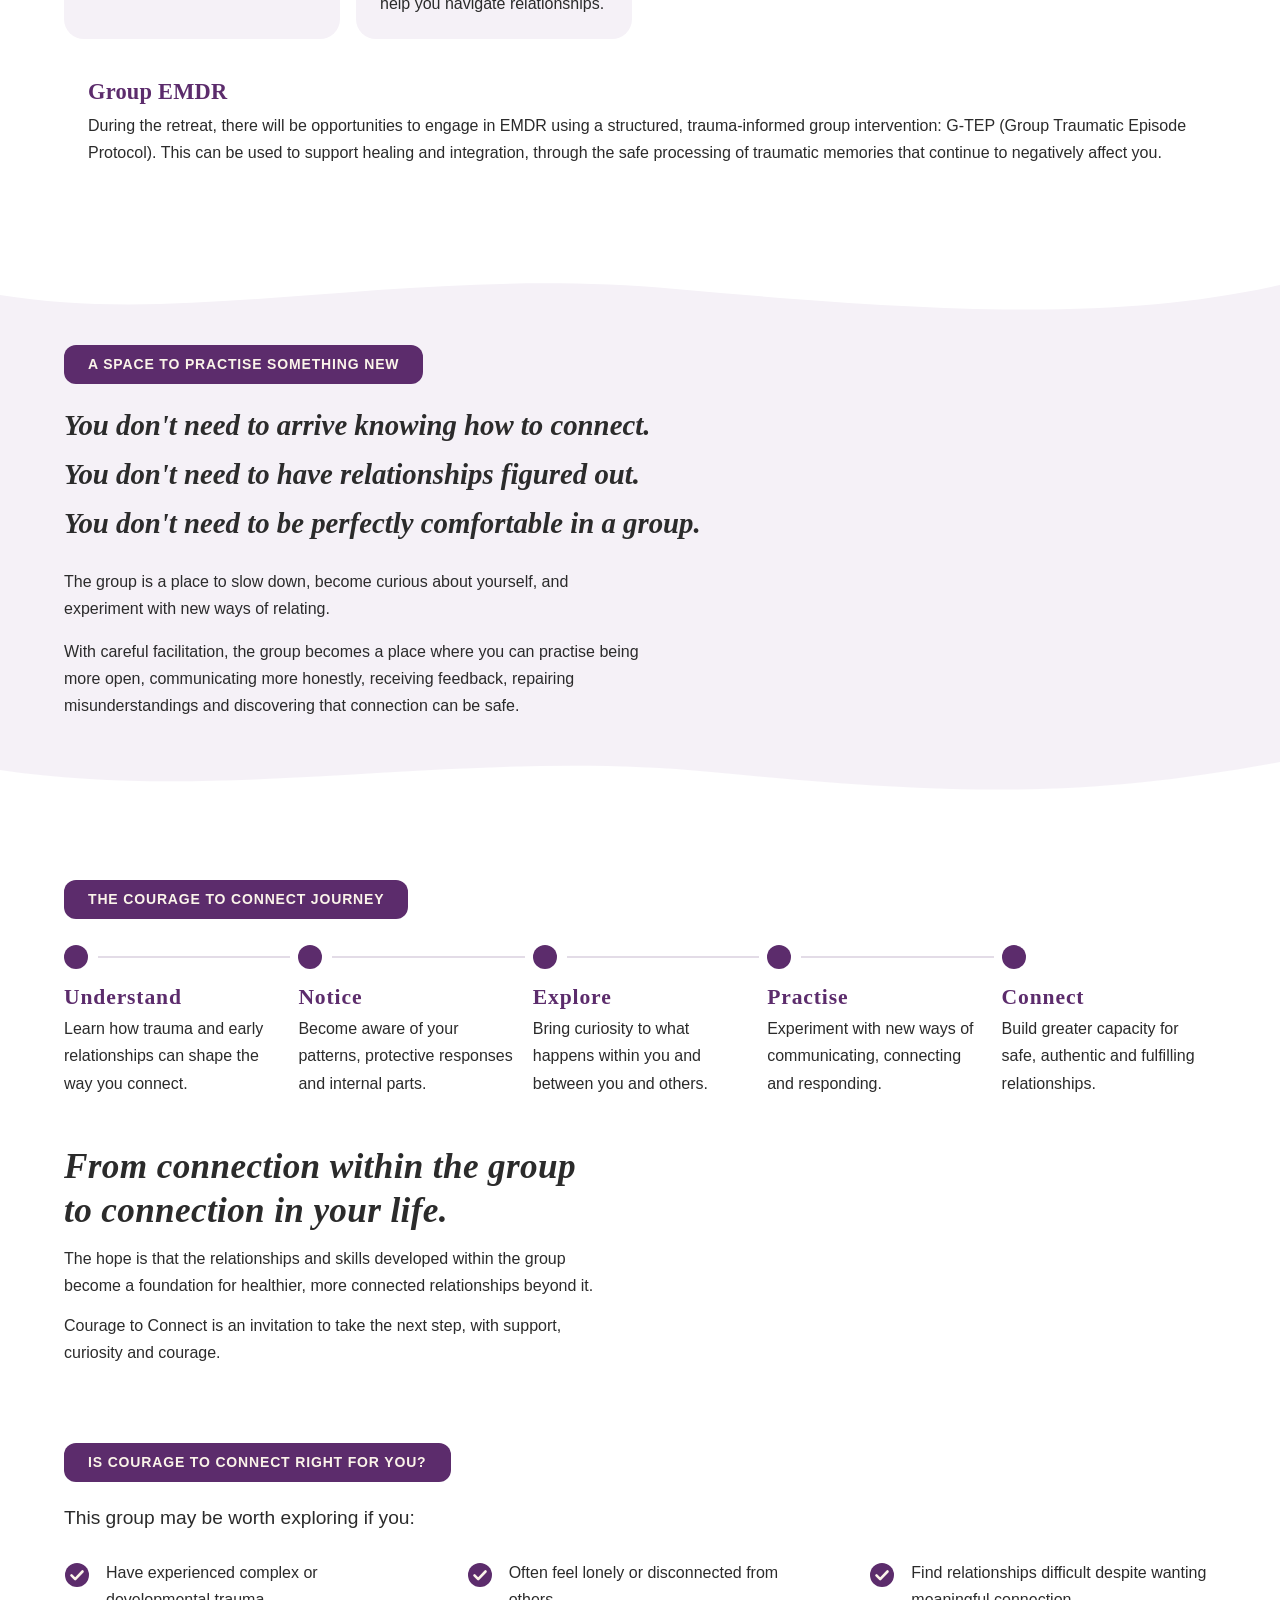
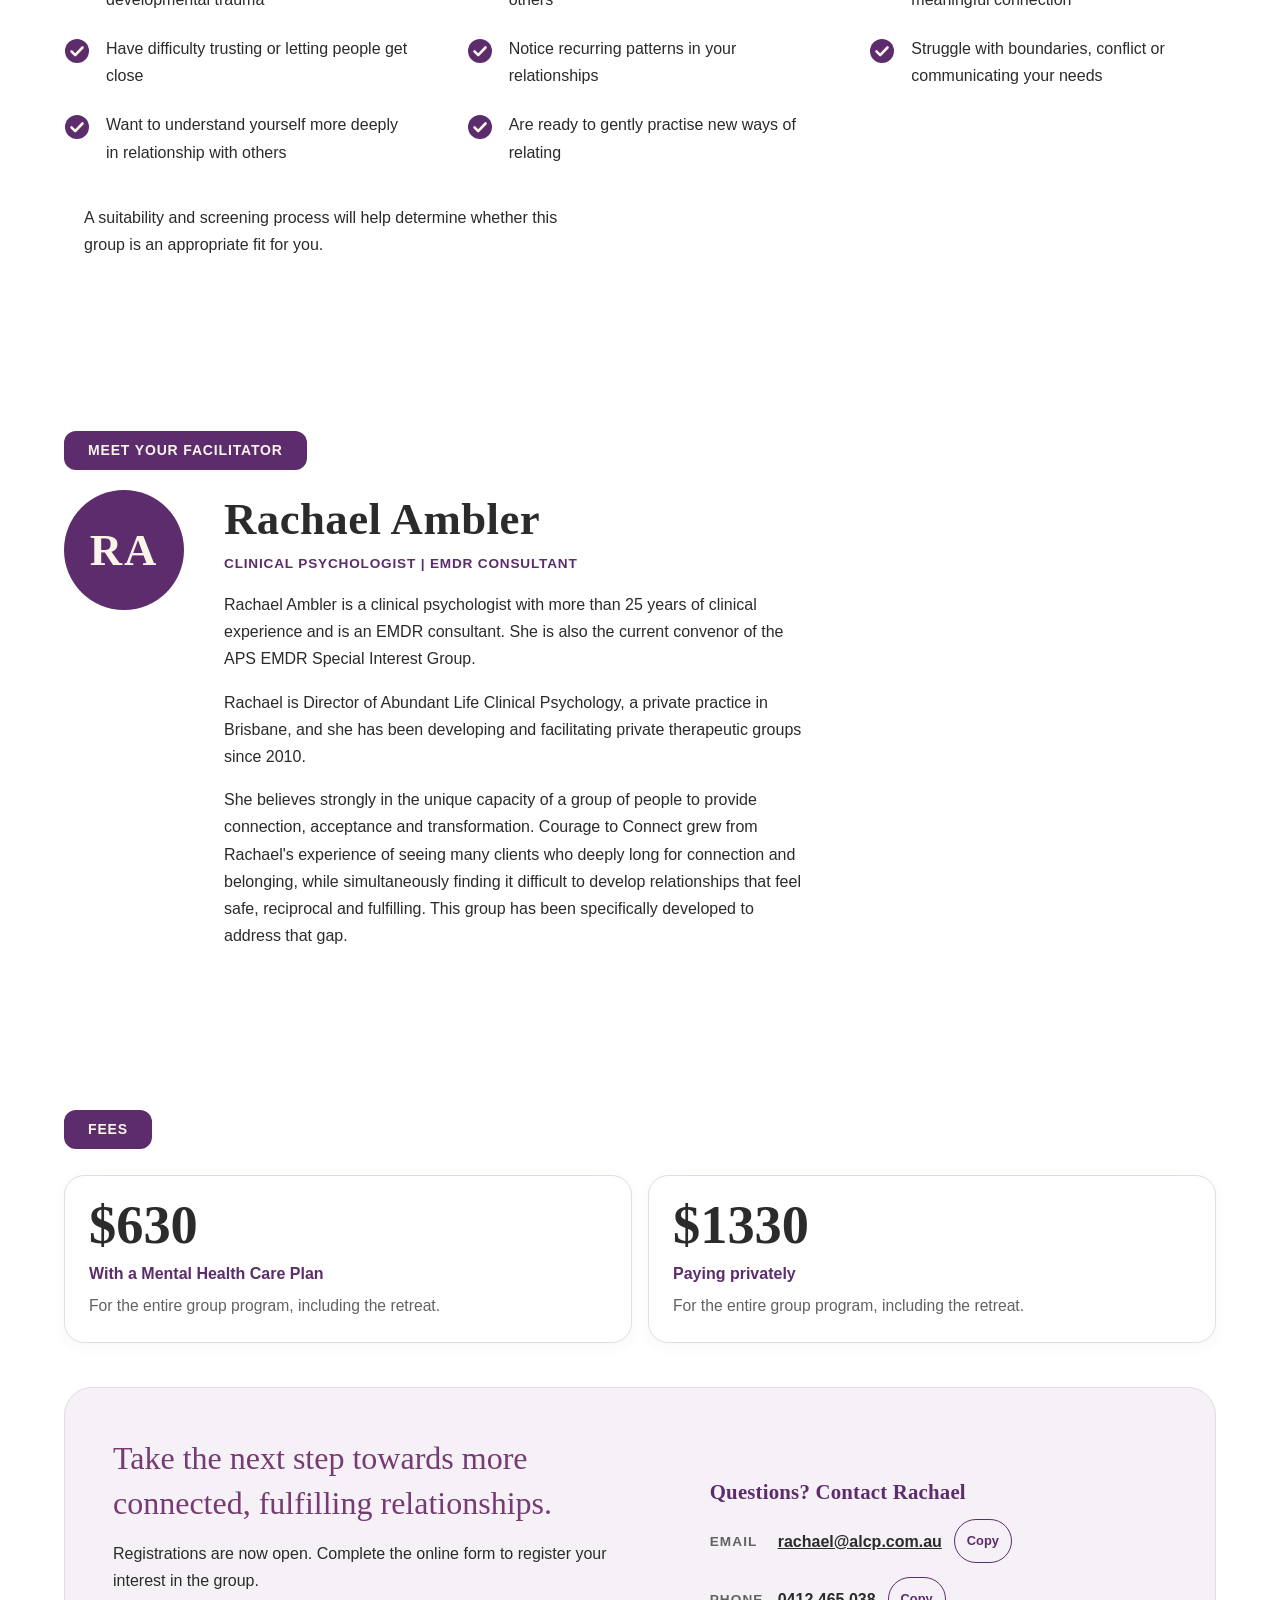
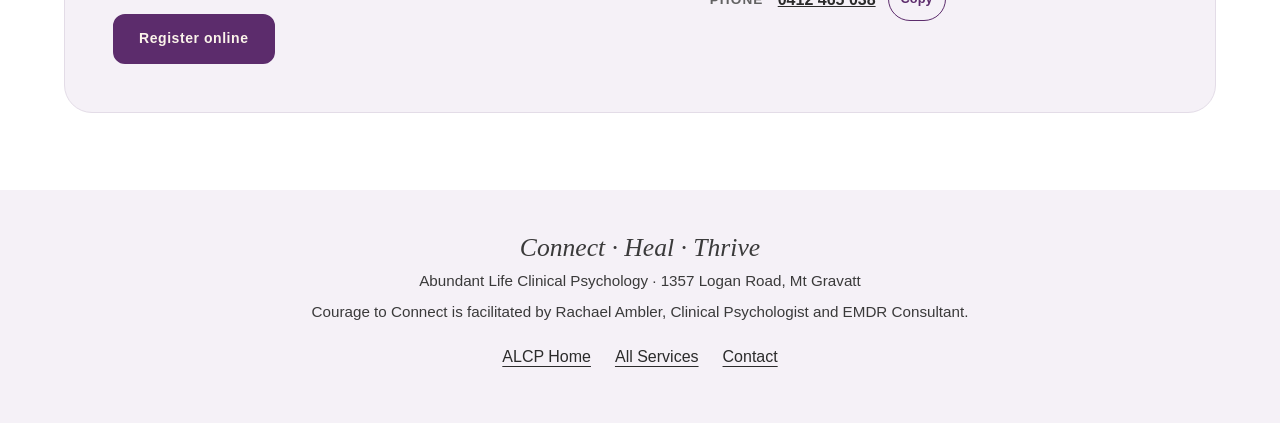
<file: courage-to-connect.html>
<!doctype html>
<html lang="en-AU">
<head>
<meta http-equiv="Content-Security-Policy" content="default-src 'self'; script-src 'self'; style-src 'self' 'unsafe-inline' https://fonts.googleapis.com; font-src 'self' https://fonts.gstatic.com; img-src 'self' data: https://images.unsplash.com; connect-src 'self' https://formsubmit.co; frame-src https://www.google.com; object-src 'none'; base-uri 'none'; form-action 'self' https://formsubmit.co; upgrade-insecure-requests">
<meta charset="utf-8">
<meta name="viewport" content="width=device-width, initial-scale=1, viewport-fit=cover">
<title>Courage to Connect | Group Therapy in Brisbane | ALCP</title>
<meta name="description" content="Courage to Connect with Rachael Ambler: six group sessions in Mount Gravatt, Brisbane from 2 February 2027, plus a Gold Coast Hinterland retreat on 19–21 March.">
<style>
:root{color-scheme:light}
html{-webkit-text-size-adjust:100%}
body{margin:0}
img{max-width:100%}
[hidden]{display:none!important}
</style>
<link rel="preconnect" href="https://fonts.googleapis.com">
<link rel="preconnect" href="https://fonts.gstatic.com" crossorigin>
<link rel="stylesheet" href="https://fonts.googleapis.com/css2?family=Inter:wght@300;400;500;600;700&family=Playfair+Display:ital,wght@0,400;0,700;1,400;1,700&display=swap">
<style>
/* Layout concept: a long, calm single page that follows the brochure. A photo opens it, a cream wave lifts the
   title over it, then content runs in soft bands (lavender, sage, blush) separated by gentle wave edges. */
:root {
  --bg: #ffffff;
  --lav: #f5f1f7;
  --sage: #ffffff;
  --blush: #ffffff;
  --card: #ffffff;
  --text: #2b2b2b;
  --ink: #2b2b2b;
  --muted: #626262;
  --accent: #5c2c6c;
  --plum: #5c2c6c;
  --plum-hover: #4c2464;
  --on-plum: #fbf4ea;
  --green: #445434;
  --on-green: #fbf4ea;
  --script: #773a73;
  --leaf: #8aa06a;
  --line: #e3dce7;
  --footer: #f5f1f7;
  --on-footer: #2b2b2b;
  --focus: #0807bb;
  --font-display: "Playfair Display", Georgia, serif;
  --font-serif: "Playfair Display", Georgia, serif;
  --font-script: "Playfair Display", Georgia, serif;
  --font-body: "Inter", -apple-system, BlinkMacSystemFont, "Segoe UI", sans-serif;
}
*, *::before, *::after { box-sizing: border-box; }
@media (prefers-reduced-motion: no-preference) { html { scroll-behavior: smooth; } }
body {
  background: var(--bg); color: var(--text);
  font-family: var(--font-body); font-size: 1.0625rem; line-height: 1.65;
  overflow-x: hidden;
}
body::before {
  content: ""; position: fixed; inset: 0 0 auto; height: env(safe-area-inset-top, 0px); z-index: 10; background: var(--bg);
}
h1, h2, h3, p, ul, ol, figure { margin: 0; }
ul, ol { padding: 0; list-style: none; }
a { color: var(--accent); }
:focus-visible { outline: 3px solid var(--focus); outline-offset: 3px; border-radius: 4px; }
.skip { position: absolute; left: 12px; top: -60px; background: var(--plum); color: var(--on-plum); padding: 10px 16px; border-radius: 10px; z-index: 30; }
.skip:focus { top: 12px; }

.wrap {
  width: 100%; max-width: 1120px; margin-inline: auto;
  padding-left: max(16px, env(safe-area-inset-left, 0px));
  padding-right: max(16px, env(safe-area-inset-right, 0px));
}
.section { padding-block: clamp(32px, 6vw, 64px); }
.band { background: var(--band); }
.lead { font-size: 1.2rem; max-width: 62ch; }
.prose p + p { margin-top: 1em; }
.prose { max-width: 66ch; min-width: 0; }

/* Brochure-style heading pill */
.pill {
  display: inline-block; margin-bottom: 20px;
  background: var(--plum); color: var(--on-plum);
  font: 700 clamp(0.95rem, 2.4vw, 1.2rem)/1.2 var(--font-body);
  letter-spacing: 0.09em; text-transform: uppercase;
  padding: 11px 24px; border-radius: 14px;
}
.pill.green { background: var(--green); color: var(--on-green); }
h3 { font-family: var(--font-display); font-weight: 700; color: var(--accent); font-size: 1.4rem; line-height: 1.2; letter-spacing: 0.01em; }

/* Buttons */
.btn {
  display: inline-block; text-decoration: none; text-align: center;
  font: 700 1rem/1 var(--font-body); letter-spacing: 0.04em;
  padding: 16px 28px; border-radius: 999px; border: 2px solid var(--plum);
  background: var(--plum); color: var(--on-plum);
  transition: background-color 0.15s, border-color 0.15s;
}
.btn:hover { background: var(--plum-hover); border-color: var(--plum-hover); }
.btn.ghost { background: transparent; color: var(--accent); border-color: var(--accent); }
.btn.ghost:hover { background: var(--lav); }
.btn.small { padding: 10px 20px; font-size: 0.9rem; }

/* Header */
.site-header { position: sticky; top: env(safe-area-inset-top, 0px); z-index: 9; background: var(--bg); border-bottom: 1px solid var(--line); }
.bar { display: flex; align-items: center; justify-content: space-between; gap: 16px; min-height: 64px; }
.brand { font-family: var(--font-display); font-weight: 700; font-size: 1.45rem; color: var(--ink); text-decoration: none; letter-spacing: 0.01em; }
.site-header nav { display: none; gap: 22px; }
.site-header nav a { color: var(--text); text-decoration: none; font-size: 0.95rem; font-weight: 700; }
.site-header nav a:hover { color: var(--accent); text-decoration: underline; text-underline-offset: 5px; }
@media (min-width: 900px) { .site-header nav { display: flex; } }
section[id], div[id] { scroll-margin-top: 84px; }

/* Hero */
.hero-photo { position: relative; line-height: 0; background: var(--lav); }
.hero-photo img { display: block; width: 100%; height: auto; max-width: 100%; }
.hero-photo .wave { position: absolute; left: 0; right: 0; bottom: -1px; width: 100%; height: clamp(26px, 5vw, 60px); }
.hero-photo .wave path { fill: var(--bg); }
.hero-copy { position: relative; text-align: center; padding-top: 8px; padding-bottom: clamp(16px, 3vw, 28px); }
.announce { font-family: var(--font-serif); font-style: italic; font-size: clamp(1.1rem, 2.4vw, 1.4rem); color: var(--muted); margin-bottom: 4px; }
h1 { font-family: var(--font-display); font-weight: 700; color: var(--ink); font-size: clamp(2.6rem, 9vw, 5.2rem); line-height: 1.02; letter-spacing: 0.005em; text-wrap: balance; }
.program-name { display: flex; align-items: center; justify-content: center; gap: 18px; margin-top: 10px; font-weight: 700; letter-spacing: 0.3em; text-transform: uppercase; color: var(--ink); font-size: clamp(0.8rem, 2.6vw, 1.5rem); }
.program-name::before, .program-name::after { content: ""; height: 1px; background: var(--ink); opacity: 0.6; flex: 1 1 24px; max-width: 150px; }
.subtitle { font-family: var(--font-serif); font-style: italic; font-weight: 600; color: var(--ink); font-size: clamp(1.25rem, 3.4vw, 2rem); line-height: 1.25; margin: 16px auto 0; max-width: 28ch; text-wrap: balance; }
.script-tag { font-family: var(--font-script); color: var(--script); font-size: 2rem; line-height: 1.1; margin-top: 12px; }
@media (min-width: 600px) { .script-tag { display: none; } }
.cta-row { display: flex; flex-wrap: wrap; justify-content: center; gap: 12px; margin-top: 26px; }
.quick { margin-top: 18px; color: var(--muted); font-size: 0.98rem; }
.sprig { position: absolute; top: 28px; width: 92px; height: 170px; color: var(--leaf); display: none; }
.sprig.l { left: 0; }
.sprig.r { right: 0; transform: scaleX(-1); }
@media (min-width: 1000px) { .sprig { display: block; } }

/* Wave dividers between bands */
.divider { background: var(--from); line-height: 0; }
.divider svg { display: block; width: 100%; height: clamp(26px, 5vw, 60px); }
.divider path { fill: var(--to); }

/* Intro + glance */
.two-col { display: grid; grid-template-columns: 1.1fr 1fr; gap: clamp(28px, 5vw, 60px); align-items: start; }
.two-col > * { min-width: 0; }
@media (max-width: 860px) { .two-col { grid-template-columns: 1fr; } }
.intro p { font-size: 1.15rem; }
.intro strong { font-family: var(--font-serif); font-style: italic; font-size: 1.3rem; color: var(--ink); }
.glance { background: var(--lav); border-radius: 24px; padding: clamp(20px, 3.5vw, 32px); }
.glance .pill { margin-bottom: 18px; }
.glance ul { display: grid; gap: 0; }
.glance li { display: grid; grid-template-columns: 34px 1fr; gap: 16px; padding: 16px 0; border-top: 1px solid var(--line); }
.glance li:first-child { border-top: 0; padding-top: 4px; }
.glance li:last-child { padding-bottom: 0; }
.ico { width: 34px; height: 34px; color: var(--accent); }
.glance b { display: block; color: var(--ink); line-height: 1.35; }
.glance span { display: block; color: var(--muted); font-size: 0.98rem; line-height: 1.45; margin-top: 2px; }

/* Dates */
.dates-head { display: grid; gap: 6px; margin-bottom: 22px; }
.sessions { display: grid; grid-template-columns: repeat(auto-fit, minmax(118px, 1fr)); gap: 12px; }
.sessions li { background: var(--lav); border-radius: 18px; text-align: center; padding: 16px 8px 14px; display: grid; gap: 0; }
.dow { font-size: 0.78rem; font-weight: 700; letter-spacing: 0.14em; text-transform: uppercase; color: var(--muted); }
.day { font-family: var(--font-serif); font-weight: 600; font-size: 3.1rem; line-height: 1; color: var(--ink); font-variant-numeric: lining-nums; }
.mon { font-weight: 700; color: var(--accent); font-size: 0.95rem; }
.sess { font-size: 0.82rem; color: var(--muted); margin-top: 6px; }
.after { display: grid; grid-template-columns: repeat(auto-fit, minmax(280px, 1fr)); gap: 14px; margin-top: 14px; }
.card { background: var(--card); border: 1px solid var(--line); border-radius: 20px; padding: 22px 24px; min-width: 0; }
.card .ico { margin-bottom: 8px; }
.card h3 { margin-bottom: 4px; }
.card p { color: var(--text); }
.card .meta { color: var(--muted); font-size: 0.98rem; margin-top: 6px; }
.card a { font-weight: 700; }
.format { margin-top: 36px; }
.format h3 { margin-bottom: 8px; font-size: 1.7rem; }

/* Check lists */
.checks { display: grid; grid-template-columns: repeat(auto-fit, minmax(300px, 1fr)); gap: 22px clamp(24px, 5vw, 56px); }
.checks li { display: grid; grid-template-columns: 28px 1fr; gap: 14px; min-width: 0; }
.checks svg { width: 26px; height: 26px; margin-top: 3px; color: var(--plum); }
.checks b { color: var(--ink); }
.checks p { color: var(--text); }
.checks.wide li:last-child { grid-column: 1 / -1; }
.checks.plain { grid-template-columns: 1fr; gap: 14px; }
.checks.plain li { align-items: start; }

/* Why a group */
#why { --band: var(--sage); }
#why .prose p { font-size: 1.1rem; }
.within { background: var(--card); border-radius: 22px; padding: clamp(20px, 3.5vw, 30px); border: 1px solid var(--line); }
.within h3 { color: var(--green); margin-bottom: 14px; }
.pull { font-family: var(--font-serif); font-style: italic; font-weight: 600; color: var(--ink); font-size: clamp(1.4rem, 3.2vw, 2.1rem); line-height: 1.3; text-wrap: balance; margin-top: clamp(24px, 4vw, 40px); max-width: 40ch; }
.pull span { display: block; }
.pull span + span { margin-top: 0.4em; }
.dark-text-green h3 { color: var(--accent); }

/* Explore */
.topics { display: grid; grid-template-columns: repeat(auto-fit, minmax(270px, 1fr)); gap: 16px; }
.topics li { background: var(--lav); border-radius: 20px; padding: 22px 24px; min-width: 0; }
.topics h3 { margin-bottom: 6px; }
.topics p { color: var(--text); }
.topics li.feature { grid-column: 1 / -1; background: var(--blush); }

/* Practise */
#practise { --band: var(--lav); }
.free { display: grid; gap: 6px; margin-bottom: 22px; }
.free p { font-family: var(--font-serif); font-style: italic; font-weight: 600; font-size: clamp(1.45rem, 3.6vw, 2.3rem); line-height: 1.25; color: var(--ink); }

/* Journey */
.journey { display: grid; grid-template-columns: repeat(5, 1fr); gap: 20px; margin-top: 6px; }
.journey li { position: relative; padding-top: 38px; min-width: 0; }
.journey li::before { content: ""; position: absolute; top: 0; left: 0; width: 24px; height: 24px; border-radius: 50%; background: var(--plum); }
.journey li::after { content: ""; position: absolute; top: 11px; left: 34px; right: -12px; height: 2px; background: var(--line); }
.journey li:last-child::after { display: none; }
.journey h3 { font-size: 1.35rem; letter-spacing: 0.04em; margin-bottom: 4px; }
@media (max-width: 899px) {
  .journey { grid-template-columns: 1fr; gap: 0; }
  .journey li { padding: 0 0 26px 46px; }
  .journey li::before { top: 3px; }
  .journey li::after { top: 32px; bottom: 4px; left: 11px; right: auto; width: 2px; height: auto; }
}
.closing { margin-top: clamp(28px, 5vw, 48px); max-width: 60ch; }
.closing h3 { font-family: var(--font-serif); font-style: italic; font-weight: 600; font-size: clamp(1.5rem, 3.4vw, 2.2rem); color: var(--ink); line-height: 1.25; margin-bottom: 12px; text-transform: none; }
.closing p + p { margin-top: 0.8em; }

/* Fit */
.note { margin-top: 22px; padding: 16px 20px; background: var(--blush); border-radius: 16px; color: var(--text); max-width: 62ch; }

/* Facilitator */
#facilitator { --band: var(--blush); }
.fac { display: grid; grid-template-columns: 120px 1fr; gap: clamp(20px, 4vw, 40px); align-items: start; }
.fac > * { min-width: 0; }
.mono { width: 120px; height: 120px; border-radius: 50%; background: var(--plum); color: var(--on-plum); display: grid; place-items: center; font-family: var(--font-display); font-weight: 700; font-size: 2.8rem; letter-spacing: 0.04em; }
.fac h3 { font-size: clamp(2rem, 5vw, 2.8rem); color: var(--ink); }
.role { font-weight: 700; letter-spacing: 0.06em; text-transform: uppercase; font-size: 0.85rem; color: var(--accent); margin: 4px 0 14px; }
@media (max-width: 640px) { .fac { grid-template-columns: 1fr; } .mono { width: 84px; height: 84px; font-size: 2rem; } }

/* Fees + register */
.fees { display: grid; grid-template-columns: repeat(auto-fit, minmax(260px, 1fr)); gap: 16px; margin: 6px 0 14px; }
.price { font-family: var(--font-serif); font-weight: 600; font-size: 3.4rem; line-height: 1; color: var(--ink); font-variant-numeric: lining-nums; }
.fees .who { font-weight: 700; color: var(--accent); margin-top: 8px; }
.fees-note { color: var(--muted); }
.register { margin-top: clamp(28px, 5vw, 44px); background: var(--lav); border-radius: 28px; padding: clamp(24px, 5vw, 48px); display: grid; grid-template-columns: 1.2fr 1fr; gap: clamp(24px, 4vw, 48px); align-items: center; }
.register > * { min-width: 0; }
@media (max-width: 860px) { .register { grid-template-columns: 1fr; } }
.register .script { font-family: var(--font-script); color: var(--script); font-size: clamp(2rem, 5vw, 2.8rem); line-height: 1.1; margin-bottom: 14px; }
.contact { display: grid; gap: 14px; }
.contact h3 { font-size: 1.3rem; }
.crow { display: flex; flex-wrap: wrap; align-items: center; gap: 8px 12px; }
.crow .label { flex: 0 0 56px; font-size: 0.85rem; font-weight: 700; letter-spacing: 0.08em; text-transform: uppercase; color: var(--muted); }
.crow .val { font-weight: 700; color: var(--ink); overflow-wrap: anywhere; }
.crow a.val { color: var(--ink); }
.copy { font: 700 0.8rem/1 var(--font-body); background: transparent; color: var(--accent); border: 1.5px solid var(--accent); border-radius: 999px; padding: 7px 12px; cursor: pointer; }
.copy:hover { background: var(--card); }

/* Footer */
footer { background: var(--footer); color: var(--on-footer); }
footer .wrap { padding-block: clamp(28px, 5vw, 44px) calc(clamp(28px, 5vw, 44px) + 8px); display: grid; gap: 6px; text-align: center; }
footer .script { font-family: var(--font-script); font-size: 2.2rem; line-height: 1.1; }
footer p { font-size: 0.95rem; opacity: 0.92; }
footer a { color: var(--on-footer); }
</style>
<style>
/* Integration: preserve the supplied design while fitting narrow screens. */
.checks { grid-template-columns: repeat(auto-fit, minmax(min(100%, 300px), 1fr)); }
.checks.plain { grid-template-columns: 1fr; }
.alcp-links { display: flex; flex-wrap: wrap; justify-content: center; gap: 12px 24px; margin-top: 12px; }
.alcp-links a { text-underline-offset: 4px; }
@media (prefers-reduced-motion: reduce) { *, *::before, *::after { transition: none !important; scroll-behavior: auto !important; } }
</style>
<style>
/* Match ALCP type and white space; retain the program's purple identity. */
body { font-size: 1rem; line-height: 1.7; }
.wrap { max-width: 1200px; padding-inline: max(24px, env(safe-area-inset-left, 0px)); }
.section { padding-block: clamp(40px, 6vw, 80px); }
h1 { font-size: clamp(2.5rem, 6vw, 3.75rem); line-height: 1.15; letter-spacing: 0; }
h3 { font-size: 1.4rem; line-height: 1.3; }
.brand { font-size: 1.2rem; font-style: italic; }
.site-header nav { gap: 20px; }
.site-header nav a { font-size: .875rem; font-weight: 500; }
.hero-photo { max-width: 1024px; margin: 24px auto 0; background: white; overflow: hidden; border-radius: 12px; }
.hero-photo img { width: 100%; height: auto; }
.hero-copy { padding-top: 24px; padding-bottom: 32px; }
.announce { font-family: var(--font-body); font-size: 1rem; font-style: normal; margin-bottom: 18px; }
.program-name { font-size: .875rem; letter-spacing: .14em; margin-top: 20px; }
.subtitle { font-size: clamp(1.25rem, 2.5vw, 1.75rem); line-height: 1.5; max-width: 36ch; }
.intro p, #why .prose p { font-size: 1rem; }
.intro strong { font-size: 1.1rem; }
.pill { font-size: .875rem; letter-spacing: .06em; border-radius: 12px; }
.pill.green { background: var(--plum); color: var(--on-plum); }
.btn { min-height: 48px; display: inline-flex; align-items: center; justify-content: center; border-radius: 12px; font-size: .875rem; line-height: 1.4; padding: 13px 24px; }
.btn.small { min-height: 44px; padding: 10px 18px; }
.card, .within { border-color: var(--line); box-shadow: 0 4px 16px rgba(44, 40, 48, .035); }
.glance, .register { border: 1px solid var(--line); }
.within h3 { color: var(--accent); }
.free p { font-size: clamp(1.3rem, 2.8vw, 1.8rem); line-height: 1.5; }
.register .script { font-size: clamp(1.5rem, 3vw, 2rem); line-height: 1.4; }
footer .script { font-size: 1.6rem; font-style: italic; }
.copy { min-height: 44px; min-width: 56px; }
@media (max-width: 1024px) { .hero-photo { margin-inline: 24px; } }
@media (max-width: 960px) { .site-header nav { display: none; } }
@media (max-width: 480px) {
  .wrap { padding-inline: 16px; }
  .hero-photo { margin: 16px 16px 0; border-radius: 8px; }
  .hero-copy { padding-top: 20px; }
  .bar { gap: 12px; }
  .brand { font-size: 1rem; }
  .btn.small { padding: 10px 14px; }
  .cta-row .btn { width: 100%; }
}
</style>
<style>
.alcp-return { max-width: 1072px; margin: 16px auto 0; padding-inline: 24px; }
.alcp-return .btn { gap: 8px; }
@media (max-width: 480px) { .alcp-return { padding-inline: 16px; } }
</style>
<link rel="canonical" href="https://alcp.com.au/courage-to-connect.html">
<meta name="robots" content="index, follow, max-image-preview:large">
<meta name="referrer" content="strict-origin-when-cross-origin">
<meta property="og:title" content="Courage to Connect | Group Therapy in Brisbane | ALCP">
<meta property="og:description" content="Courage to Connect with Rachael Ambler: six group sessions in Mount Gravatt, Brisbane from 2 February 2027, plus a Gold Coast Hinterland retreat on 19–21 March.">
<meta property="og:url" content="https://alcp.com.au/courage-to-connect.html">
<meta property="og:type" content="website">
<meta property="og:locale" content="en_AU">
<meta property="og:site_name" content="Abundant Life Clinical Psychology">
<meta property="og:image" content="https://alcp.com.au/images/courage-to-connect.jpg">
<script type="application/ld+json">{
  "@context": "https://schema.org",
  "@graph": [
    {
      "@type": "MedicalClinic",
      "@id": "https://alcp.com.au/#practice",
      "name": "Abundant Life Clinical Psychology",
      "alternateName": "ALCP",
      "url": "https://alcp.com.au/",
      "telephone": "+61412465038",
      "email": "rachael@alcp.com.au",
      "image": "https://alcp.com.au/images/Photo.jpg",
      "address": {
        "@type": "PostalAddress",
        "streetAddress": "1357 Logan Road",
        "addressLocality": "Mount Gravatt",
        "addressRegion": "QLD",
        "postalCode": "4122",
        "addressCountry": "AU"
      },
      "areaServed": {
        "@type": "City",
        "name": "Brisbane"
      },
      "employee": {
        "@id": "https://alcp.com.au/#rachael-ambler"
      }
    },
    {
      "@type": "Person",
      "@id": "https://alcp.com.au/#rachael-ambler",
      "name": "Rachael Ambler",
      "jobTitle": "Clinical Psychologist",
      "url": "https://alcp.com.au/#welcome",
      "image": "https://alcp.com.au/images/Photo.jpg",
      "worksFor": {
        "@id": "https://alcp.com.au/#practice"
      }
    },
    {
      "@type": "WebSite",
      "@id": "https://alcp.com.au/#website",
      "url": "https://alcp.com.au/",
      "name": "Abundant Life Clinical Psychology",
      "publisher": {
        "@id": "https://alcp.com.au/#practice"
      }
    },
    {
      "@type": "WebPage",
      "@id": "https://alcp.com.au/courage-to-connect.html#webpage",
      "url": "https://alcp.com.au/courage-to-connect.html",
      "name": "Courage to Connect | Group Therapy in Brisbane | ALCP",
      "description": "Courage to Connect with Rachael Ambler: six group sessions in Mount Gravatt, Brisbane from 2 February 2027, plus a Gold Coast Hinterland retreat on 19–21 March.",
      "inLanguage": "en-AU",
      "isPartOf": {
        "@id": "https://alcp.com.au/#website"
      },
      "about": {
        "@id": "https://alcp.com.au/#practice"
      }
    },
    {
      "@type": "Service",
      "@id": "https://alcp.com.au/courage-to-connect.html#program",
      "name": "Courage to Connect",
      "serviceType": "Therapeutic group program",
      "provider": {
        "@id": "https://alcp.com.au/#practice"
      },
      "url": "https://alcp.com.au/courage-to-connect.html",
      "areaServed": {
        "@type": "City",
        "name": "Brisbane"
      }
    }
  ]
}</script>
</head>
<body>

<svg width="0" height="0" style="position:absolute" aria-hidden="true" focusable="false">
  <defs>
    <symbol id="i-people" viewBox="0 0 24 24"><g fill="currentColor"><circle cx="12" cy="8" r="3.2"/><path d="M5.5 20c0-3.6 2.9-6 6.5-6s6.5 2.4 6.5 6z"/><circle cx="4.6" cy="9.6" r="2.2"/><path d="M0.8 18c0-2.6 1.7-4.4 3.8-4.4 0.9 0 1.5 0.2 2 0.6-1.2 1-2 2.3-2.3 3.8z"/><circle cx="19.4" cy="9.6" r="2.2"/><path d="M23.2 18c0-2.6-1.7-4.4-3.8-4.4-0.9 0-1.5 0.2-2 0.6 1.2 1 2 2.3 2.3 3.8z"/></g></symbol>
    <symbol id="i-cal" viewBox="0 0 24 24"><rect x="3" y="5" width="18" height="16" rx="3" fill="none" stroke="currentColor" stroke-width="2"/><path d="M8 3v4M16 3v4M3 10h18" stroke="currentColor" stroke-width="2" stroke-linecap="round"/><g fill="currentColor"><rect x="6.5" y="12.5" width="2.4" height="2.2" rx=".5"/><rect x="10.8" y="12.5" width="2.4" height="2.2" rx=".5"/><rect x="15.1" y="12.5" width="2.4" height="2.2" rx=".5"/><rect x="6.5" y="16.5" width="2.4" height="2.2" rx=".5"/><rect x="10.8" y="16.5" width="2.4" height="2.2" rx=".5"/></g></symbol>
    <symbol id="i-mtn" viewBox="0 0 24 24"><g fill="currentColor"><path d="M5 20 12 6l7 14z"/><path d="M1 20l3.2-6.5L7.4 20zM16.6 20l3.2-6.5L23 20z" opacity=".85"/></g><path d="M12 6l2.1 4.2-2.1-1-2.1 1z" fill="var(--lav)"/></symbol>
    <symbol id="i-coins" viewBox="0 0 24 24"><g fill="currentColor"><ellipse cx="9" cy="6.5" rx="6.5" ry="3"/><path d="M2.5 9c0 1.7 2.9 3 6.5 3s6.5-1.3 6.5-3v3.5c0 1.7-2.9 3-6.5 3s-6.5-1.3-6.5-3z"/><path d="M2.5 14.5c0 1.7 2.9 3 6.5 3 .8 0 1.5-.1 2.2-.2v3.2c-.7.1-1.4.2-2.200.2-3.600 0-6.500-1.300-6.500-3z" opacity=".9"/><ellipse cx="16" cy="15.5" rx="6" ry="2.7" opacity=".95"/><path d="M10 18.200c0 1.500 2.700 2.800 6 2.800s6-1.300 6-2.800v-2c0 1.500-2.700 2.800-6 2.800s-6-1.300-6-2.800z"/></g></symbol>
    <symbol id="i-check" viewBox="0 0 26 26"><circle cx="13" cy="13" r="12" fill="currentColor"/><path d="M7.5 13.400l3.700 3.700 7.300-7.600" fill="none" stroke="var(--on-plum)" stroke-width="2.600" stroke-linecap="round" stroke-linejoin="round"/></symbol>
    <symbol id="sprig" viewBox="0 0 92 170"><path d="M46 168C40 126 50 74 70 6" fill="none" stroke="currentColor" stroke-width="2.4" stroke-linecap="round"/><g fill="currentColor"><ellipse cx="32" cy="136" rx="8" ry="20" transform="rotate(-52 32 136)"/><ellipse cx="62" cy="116" rx="8" ry="20" transform="rotate(50 62 116)"/><ellipse cx="38" cy="92" rx="7.500" ry="19" transform="rotate(-50 38 92)"/><ellipse cx="68" cy="72" rx="7.500" ry="18" transform="rotate(48 68 72)"/><ellipse cx="48" cy="48" rx="7" ry="17" transform="rotate(-46 48 48)"/><ellipse cx="74" cy="28" rx="6.500" ry="15" transform="rotate(40 74 28)"/></g></symbol>
  </defs>
</svg>

<a class="skip" href="#main">Skip to content</a>

<header class="site-header">
  <div class="wrap bar">
    <a class="brand" href="#top">Courage to Connect</a>
    <nav aria-label="Main">
      <a href="#program">The program</a>
      <a href="#dates">Dates</a>
      <a href="#why">Why a group</a>
      <a href="#facilitator">Facilitator</a>
      <a href="#fees">Fees</a>
    </nav>
    <a class="btn small" href="#register">Register</a>
  </div>
</header>

<main id="main">
  <div class="alcp-return">
    <a class="btn ghost small" href="index.html"><svg width="18" height="18" viewBox="0 0 24 24" fill="none" stroke="currentColor" stroke-width="1.8" stroke-linecap="round" stroke-linejoin="round" aria-hidden="true" focusable="false"><path d="M19 12H5m7-7-7 7 7 7"/></svg>Back to ALCP</a>
  </div>

<section id="top">
  <div class="hero-photo">
    <img src="images/courage-to-connect.jpg" width="1024" height="326" alt="Five women standing close together with their arms around one another's shoulders, looking out over green hills at sunset.">
    <svg class="wave" viewBox="0 0 1440 60" preserveAspectRatio="none" aria-hidden="true"><path d="M0 34C220 66 460 4 760 28s520 30 680-6V60H0Z"/></svg>
  </div>
  <div class="wrap hero-copy">
    <svg class="sprig l" aria-hidden="true"><use href="#sprig"/></svg>
    <svg class="sprig r" aria-hidden="true"><use href="#sprig"/></svg>
    <p class="announce">We are very excited to announce that registrations are now open for the</p>
    <h1>Courage to Connect</h1>
    <p class="program-name"><span>Group Retreat Program</span></p>
    <p class="subtitle">Healing Complex Trauma Through Connection and Relationships.</p>
    <p class="script-tag">Connect · Heal · Thrive</p>
    <div class="cta-row">
      <a class="btn" href="https://www.halaxy.com/a/online/form/new-patient/1479897/oy82yj4r-OI-wOLSUji_zElZL3Y2WVJjL3JFdTU2VDBVWFZmeWxmNFBuOHQ3QT09" target="_blank" rel="noopener">Register now</a>
      <a class="btn ghost" href="#dates">See the dates</a>
    </div>
    <p class="quick">Tuesday evenings, 6:30–8:30 pm, from 2 February 2027, followed by a two-night retreat on 19–21 March.</p>
  </div>
</section>

<section id="program" class="section wrap">
  <div class="two-col">
    <div class="intro prose">
      <p>Many people who have experienced complex trauma long to feel close to others, yet relationships can also feel difficult, unsafe or exhausting. You may find yourself wanting connection while simultaneously pulling away. You may struggle to trust, let your guard down, communicate your needs, manage conflict, or feel truly understood.</p>
      <p><strong>Courage to Connect</strong> is a small, carefully facilitated therapeutic group designed to help you explore these patterns in a safe and supportive environment, and to experience new ways of relating to others.</p>
    </div>
    <aside class="glance" aria-labelledby="glance-h">
      <h2 class="pill" id="glance-h">The program at a glance</h2>
      <ul>
        <li><svg class="ico" aria-hidden="true"><use href="#i-people"/></svg><div><b>6 weekly group sessions</b><span>Tuesdays, 6:30–8:30 pm, at Abundant Life Clinical Psychology, 1357 Logan Road, Mt Gravatt</span></div></li>
        <li><svg class="ico" aria-hidden="true"><use href="#i-cal"/></svg><div><b>Starts Tuesday 2 February 2027</b><span>Plus one debrief session on Tuesday 30 March</span></div></li>
        <li><svg class="ico" aria-hidden="true"><use href="#i-mtn"/></svg><div><b>2-night retreat, Fri 19 – Sun 21 March 2027</b><span>Marian Valley Retreat Centre, 2541 Beechmont Rd, Witheren</span></div></li>
        <li><svg class="ico" aria-hidden="true"><use href="#i-people"/></svg><div><b>Limited to 10 participants</b><span>A small, confidential group</span></div></li>
        <li><svg class="ico" aria-hidden="true"><use href="#i-coins"/></svg><div><b>$630 with a Mental Health Care Plan</b><span>$1330 if paying privately. Both include the retreat.</span></div></li>
      </ul>
    </aside>
  </div>
</section>

<section id="dates" class="section wrap" style="padding-top:0">
  <div class="dates-head">
    <h2 class="pill" style="justify-self:start">Key dates</h2>
    <p class="lead">Six weekly sessions on Tuesday evenings, 6:30–8:30 pm, at Abundant Life Clinical Psychology, 1357 Logan Road, Mt Gravatt.</p>
  </div>
  <ol class="sessions" aria-label="Weekly group sessions, 2027">
    <li><span class="dow">Tue</span><span class="day">2</span><span class="mon">Feb</span><span class="sess">Session 1</span></li>
    <li><span class="dow">Tue</span><span class="day">9</span><span class="mon">Feb</span><span class="sess">Session 2</span></li>
    <li><span class="dow">Tue</span><span class="day">16</span><span class="mon">Feb</span><span class="sess">Session 3</span></li>
    <li><span class="dow">Tue</span><span class="day">23</span><span class="mon">Feb</span><span class="sess">Session 4</span></li>
    <li><span class="dow">Tue</span><span class="day">2</span><span class="mon">Mar</span><span class="sess">Session 5</span></li>
    <li><span class="dow">Tue</span><span class="day">9</span><span class="mon">Mar</span><span class="sess">Session 6</span></li>
  </ol>
  <div class="after">
    <article class="card">
      <svg class="ico" aria-hidden="true"><use href="#i-mtn"/></svg>
      <h3>Two-night retreat</h3>
      <p><b>Friday 19 to Sunday 21 March 2027</b><br>Friday afternoon to Sunday afternoon</p>
      <p class="meta">Marian Valley Retreat Centre, 2541 Beechmont Rd, Witheren, in the Gold Coast Hinterland. <a href="https://www.google.com/maps/search/?api=1&amp;query=Marian+Valley+Retreat+Centre+2541+Beechmont+Rd+Witheren" target="_blank" rel="noopener">View on map</a></p>
    </article>
    <article class="card">
      <svg class="ico" aria-hidden="true"><use href="#i-cal"/></svg>
      <h3>Debrief session</h3>
      <p><b>Tuesday 30 March 2027, 6:30–8:30 pm</b><br>One further group session after the retreat</p>
      <p class="meta">To debrief and discuss what comes next. Abundant Life Clinical Psychology, 1357 Logan Road, Mt Gravatt. <a href="https://www.google.com/maps/search/?api=1&amp;query=1357+Logan+Road+Mt+Gravatt" target="_blank" rel="noopener">View on map</a></p>
    </article>
  </div>
  <div class="format prose">
    <h3>How the program runs</h3>
    <p>The program is six 2-hour group sessions held weekly, followed by a two-night weekend retreat in the beautiful Gold Coast Hinterland. The retreat includes further group sessions, and plenty of time to experience peace and stillness as well as connection with the rest of the group.</p>
    <p>To help you relax, you will have your own private cabin with ensuite, a relaxing massage, and home cooked lunches and dinners.</p>
  </div>
</section>

<section id="expect" class="section wrap" style="padding-top:0">
  <h2 class="pill">What you can expect</h2>
  <p class="lead" style="margin-bottom:26px">An outline of the group program.</p>
  <ul class="checks wide">
    <li><svg aria-hidden="true"><use href="#i-check"/></svg><div><b>A small, confidential group</b><p>Limited to 10 participants.</p></div></li>
    <li><svg aria-hidden="true"><use href="#i-check"/></svg><div><b>A structured environment</b><p>Everyone is encouraged to participate at a pace that feels manageable.</p></div></li>
    <li><svg aria-hidden="true"><use href="#i-check"/></svg><div><b>Psychoeducation</b><p>Practical information to help you understand trauma, relationships and your own responses.</p></div></li>
    <li><svg aria-hidden="true"><use href="#i-check"/></svg><div><b>Deeper insight</b><p>In-depth feedback about your own personality and patterns within relationships, based on the thorough set of questionnaires you complete at the start.</p></div></li>
    <li><svg aria-hidden="true"><use href="#i-check"/></svg><div><b>Experiential exercises</b><p>Opportunities to notice what happens within you and between you and others, rather than simply talking about it.</p></div></li>
    <li><svg aria-hidden="true"><use href="#i-check"/></svg><div><b>Grounded in clinical psychology research</b><p>All of the content within the course is based on empirical evidence and research.</p></div></li>
    <li><svg aria-hidden="true"><use href="#i-check"/></svg><div><b>Reflection and feedback</b><p>Time to consider your experiences and receive respectful feedback from the group.</p></div></li>
    <li><svg aria-hidden="true"><use href="#i-check"/></svg><div><b>A focus on connection</b><p>The therapeutic relationship between group members is central to the work.</p></div></li>
    <li><svg aria-hidden="true"><use href="#i-check"/></svg><div><b>Relaxation and stillness</b><p>The retreat is an opportunity to step away from the demands of daily life and to be still and quiet. You will be pampered with massage, nourishing food, nature, and a relaxation class for body and mind.</p></div></li>
  </ul>
</section>

<div class="divider" style="--from:var(--bg);--to:var(--sage)" aria-hidden="true"><svg viewBox="0 0 1440 60" preserveAspectRatio="none"><path d="M0 32C200 62 440 2 740 26s520 30 700-6V60H0Z"/></svg></div>

<section id="why" class="band">
  <div class="wrap section" style="padding-block:clamp(8px,2vw,20px) clamp(8px,2vw,24px)">
    <h2 class="pill green">Why a group?</h2>
    <div class="two-col">
      <div class="prose">
        <p>Our earliest relationships shape the ways we learn to connect with other people.</p>
        <p>When those relationships have involved trauma, inconsistency, rejection, criticism or a lack of emotional safety, we can carry these experiences into our adult relationships, often without realising it.</p>
        <p>A therapeutic group offers something individual therapy cannot fully replicate: the opportunity to notice and work with relationship patterns as they happen, in real time.</p>
      </div>
      <div class="within">
        <h3>Within the group, you can begin to:</h3>
        <ul class="checks plain">
          <li><svg aria-hidden="true"><use href="#i-check"/></svg><p>Recognise patterns in the way you relate to others</p></li>
          <li><svg aria-hidden="true"><use href="#i-check"/></svg><p>Understand how your past experiences influence your relationships today</p></li>
          <li><svg aria-hidden="true"><use href="#i-check"/></svg><p>Receive thoughtful, respectful feedback from others</p></li>
          <li><svg aria-hidden="true"><use href="#i-check"/></svg><p>Practise expressing yourself, setting boundaries and responding differently</p></li>
          <li><svg aria-hidden="true"><use href="#i-check"/></svg><p>Experience being seen and accepted without having to hide parts of yourself</p></li>
          <li><svg aria-hidden="true"><use href="#i-check"/></svg><p>Develop greater confidence in creating safe and fulfilling relationships</p></li>
        </ul>
      </div>
    </div>
    <p class="pull"><span>The aim is not simply to talk about relationships.</span><span>It is to experience a different kind of relationship, and practise taking that experience into your life outside the group.</span></p>
  </div>
</section>

<div class="divider" style="--from:var(--sage);--to:var(--bg)" aria-hidden="true"><svg viewBox="0 0 1440 60" preserveAspectRatio="none"><path d="M0 24C240 58 500 6 780 30s440 28 660-8V60H0Z"/></svg></div>

<section id="explore" class="section wrap">
  <h2 class="pill">What we will explore</h2>
  <ul class="topics" style="margin-top:6px">
    <li><h3>Understanding complex trauma</h3><p>Learn how experiences of trauma can influence emotions, relationships, beliefs, nervous-system responses and patterns of behaviour.</p></li>
    <li><h3>Coping skills</h3><p>You will learn emotional regulation skills, distress tolerance strategies, and other ways to effectively manage painful thoughts and feelings.</p></li>
    <li><h3>The interpersonal process</h3><p>Together, we will pay attention to what is happening between group members. You may begin to notice familiar relationship patterns emerging and have the opportunity to explore them safely.</p></li>
    <li><h3>Real-time feedback</h3><p>The group provides a unique opportunity to hear how others experience you, while also learning how your responses affect the people around you.</p></li>
    <li><h3>Effective interpersonal skills</h3><p>Develop practical skills for communication, boundaries, emotional regulation, conflict and building trust.</p></li>
    <li><h3>Understanding your internal parts</h3><p>Explore the different parts of yourself that may have developed to protect you, cope with difficult experiences, or help you navigate relationships.</p></li>
    <li class="feature"><h3>Group EMDR</h3><p>During the retreat, there will be opportunities to engage in EMDR using a structured, trauma-informed group intervention: G-TEP (Group Traumatic Episode Protocol). This can be used to support healing and integration, through the safe processing of traumatic memories that continue to negatively affect you.</p></li>
  </ul>
</section>

<div class="divider" style="--from:var(--bg);--to:var(--lav)" aria-hidden="true"><svg viewBox="0 0 1440 60" preserveAspectRatio="none"><path d="M0 30C220 62 460 0 760 24s500 32 680-4V60H0Z"/></svg></div>

<section id="practise" class="band">
  <div class="wrap section" style="padding-block:clamp(8px,2vw,20px) clamp(8px,2vw,24px)">
    <h2 class="pill">A space to practise something new</h2>
    <div class="free">
      <p>You don't need to arrive knowing how to connect.</p>
      <p>You don't need to have relationships figured out.</p>
      <p>You don't need to be perfectly comfortable in a group.</p>
    </div>
    <div class="prose">
      <p>The group is a place to slow down, become curious about yourself, and experiment with new ways of relating.</p>
      <p>With careful facilitation, the group becomes a place where you can practise being more open, communicating more honestly, receiving feedback, repairing misunderstandings and discovering that connection can be safe.</p>
    </div>
  </div>
</section>

<div class="divider" style="--from:var(--lav);--to:var(--bg)" aria-hidden="true"><svg viewBox="0 0 1440 60" preserveAspectRatio="none"><path d="M0 26C260 60 520 4 800 28s420 26 640-10V60H0Z"/></svg></div>

<section id="journey" class="section wrap">
  <h2 class="pill">The Courage to Connect journey</h2>
  <ol class="journey">
    <li><h3>Understand</h3><p>Learn how trauma and early relationships can shape the way you connect.</p></li>
    <li><h3>Notice</h3><p>Become aware of your patterns, protective responses and internal parts.</p></li>
    <li><h3>Explore</h3><p>Bring curiosity to what happens within you and between you and others.</p></li>
    <li><h3>Practise</h3><p>Experiment with new ways of communicating, connecting and responding.</p></li>
    <li><h3>Connect</h3><p>Build greater capacity for safe, authentic and fulfilling relationships.</p></li>
  </ol>
  <div class="closing">
    <h3>From connection within the group to connection in your life.</h3>
    <p>The hope is that the relationships and skills developed within the group become a foundation for healthier, more connected relationships beyond it.</p>
    <p>Courage to Connect is an invitation to take the next step, with support, curiosity and courage.</p>
  </div>
</section>

<section id="fit" class="section wrap" style="padding-top:0">
  <h2 class="pill">Is Courage to Connect right for you?</h2>
  <p class="lead" style="margin-bottom:24px">This group may be worth exploring if you:</p>
  <ul class="checks">
    <li><svg aria-hidden="true"><use href="#i-check"/></svg><p>Have experienced complex or developmental trauma</p></li>
    <li><svg aria-hidden="true"><use href="#i-check"/></svg><p>Often feel lonely or disconnected from others</p></li>
    <li><svg aria-hidden="true"><use href="#i-check"/></svg><p>Find relationships difficult despite wanting meaningful connection</p></li>
    <li><svg aria-hidden="true"><use href="#i-check"/></svg><p>Have difficulty trusting or letting people get close</p></li>
    <li><svg aria-hidden="true"><use href="#i-check"/></svg><p>Notice recurring patterns in your relationships</p></li>
    <li><svg aria-hidden="true"><use href="#i-check"/></svg><p>Struggle with boundaries, conflict or communicating your needs</p></li>
    <li><svg aria-hidden="true"><use href="#i-check"/></svg><p>Want to understand yourself more deeply in relationship with others</p></li>
    <li><svg aria-hidden="true"><use href="#i-check"/></svg><p>Are ready to gently practise new ways of relating</p></li>
  </ul>
  <p class="note">A suitability and screening process will help determine whether this group is an appropriate fit for you.</p>
</section>

<div class="divider" style="--from:var(--bg);--to:var(--blush)" aria-hidden="true"><svg viewBox="0 0 1440 60" preserveAspectRatio="none"><path d="M0 28C240 60 480 2 760 26s480 30 680-8V60H0Z"/></svg></div>

<section id="facilitator" class="band">
  <div class="wrap section" style="padding-block:clamp(8px,2vw,20px) clamp(8px,2vw,24px)">
    <h2 class="pill">Meet your facilitator</h2>
    <div class="fac">
      <div class="mono" aria-hidden="true">RA</div>
      <div class="prose">
        <h3>Rachael Ambler</h3>
        <p class="role">Clinical Psychologist | EMDR Consultant</p>
        <p>Rachael Ambler is a clinical psychologist with more than 25 years of clinical experience and is an EMDR consultant. She is also the current convenor of the APS EMDR Special Interest Group.</p>
        <p>Rachael is Director of Abundant Life Clinical Psychology, a private practice in Brisbane, and she has been developing and facilitating private therapeutic groups since 2010.</p>
        <p>She believes strongly in the unique capacity of a group of people to provide connection, acceptance and transformation. Courage to Connect grew from Rachael's experience of seeing many clients who deeply long for connection and belonging, while simultaneously finding it difficult to develop relationships that feel safe, reciprocal and fulfilling. This group has been specifically developed to address that gap.</p>
      </div>
    </div>
  </div>
</section>

<div class="divider" style="--from:var(--blush);--to:var(--bg)" aria-hidden="true"><svg viewBox="0 0 1440 60" preserveAspectRatio="none"><path d="M0 22C260 58 500 6 790 30s420 26 650-10V60H0Z"/></svg></div>

<section id="fees" class="section wrap">
  <h2 class="pill">Fees</h2>
  <div class="fees">
    <article class="card"><div class="price">$630</div><p class="who">With a Mental Health Care Plan</p><p class="meta">For the entire group program, including the retreat.</p></article>
    <article class="card"><div class="price">$1330</div><p class="who">Paying privately</p><p class="meta">For the entire group program, including the retreat.</p></article>
  </div>

  <div class="register" id="register">
    <div>
      <p class="script">Take the next step towards more connected, fulfilling relationships.</p>
      <p style="margin-bottom:20px">Registrations are now open. Complete the online form to register your interest in the group.</p>
      <a class="btn" href="https://www.halaxy.com/a/online/form/new-patient/1479897/oy82yj4r-OI-wOLSUji_zElZL3Y2WVJjL3JFdTU2VDBVWFZmeWxmNFBuOHQ3QT09" target="_blank" rel="noopener">Register online</a>
    </div>
    <div class="contact">
      <h3>Questions? Contact Rachael</h3>
      <div class="crow"><span class="label">Email</span><a class="val" id="em" href="mailto:rachael@alcp.com.au">rachael@alcp.com.au</a><button class="copy" type="button" data-copy="rachael@alcp.com.au" data-target="em">Copy</button></div>
      <div class="crow"><span class="label">Phone</span><a class="val" id="ph" href="tel:0412465038">0412 465 038</a><button class="copy" type="button" data-copy="0412 465 038" data-target="ph">Copy</button></div>
    </div>
  </div>
</section>

</main>

<footer>
  <div class="wrap">
    <p class="script">Connect · Heal · Thrive</p>
    <p>Abundant Life Clinical Psychology · 1357 Logan Road, Mt Gravatt</p>
    <p>Courage to Connect is facilitated by Rachael Ambler, Clinical Psychologist and EMDR Consultant.</p>
    <nav class="alcp-links" aria-label="ALCP website"><a href="index.html">ALCP Home</a><a href="services.html#group-therapy">All Services</a><a href="contact.html">Contact</a></nav>
  </div>
</footer>

<script src="js/program-contact.js" defer></script>

</body>
</html>
</file>
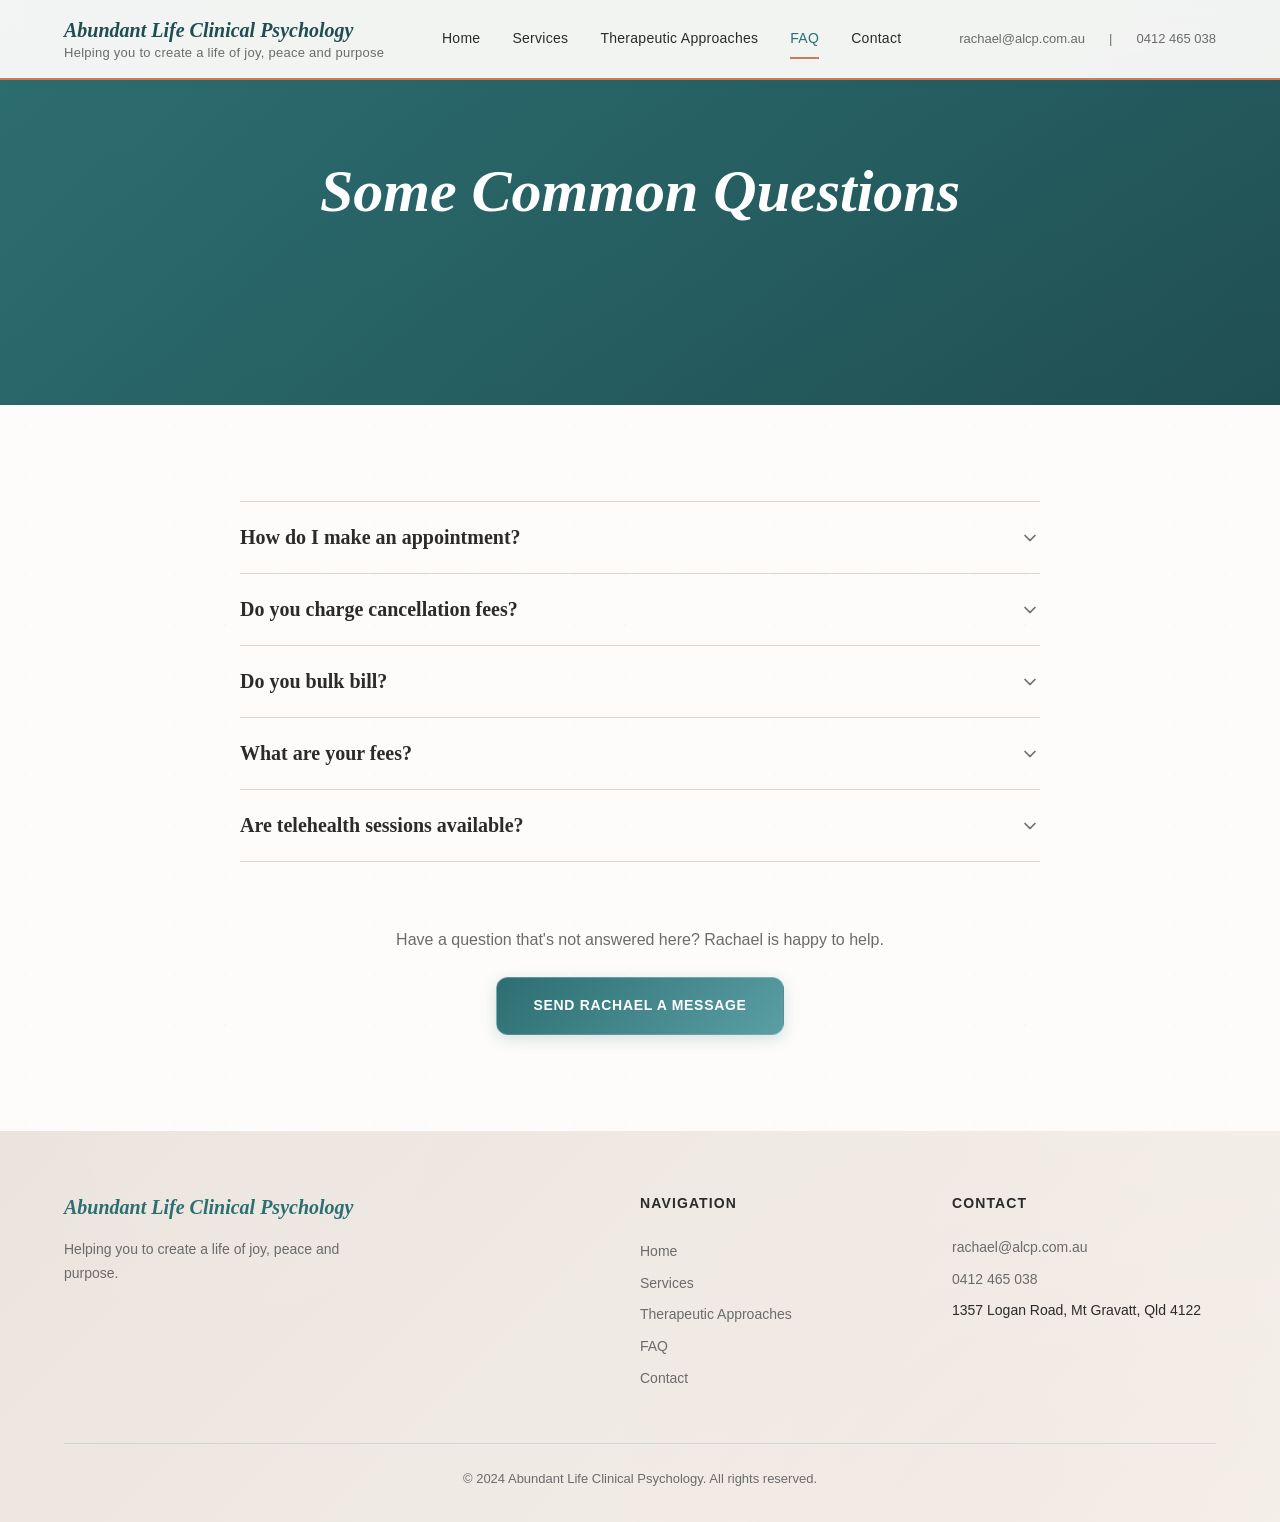
<file: faq.html>
<!DOCTYPE html>
<html lang="en-AU">
<head>
<meta http-equiv="Content-Security-Policy" content="default-src 'self'; script-src 'self'; style-src 'self' 'unsafe-inline' https://fonts.googleapis.com; font-src 'self' https://fonts.gstatic.com; img-src 'self' data: https://images.unsplash.com; connect-src 'self' https://formsubmit.co; frame-src https://www.google.com; object-src 'none'; base-uri 'none'; form-action 'self' https://formsubmit.co; upgrade-insecure-requests">
  <meta charset="UTF-8">
  <meta name="viewport" content="width=device-width, initial-scale=1.0">
  <meta name="description" content="Answers about appointments, fees, Medicare rebates and telehealth at Abundant Life Clinical Psychology in Mount Gravatt, Brisbane.">
  <title>Psychologist Appointments, Fees &amp; Telehealth FAQs | ALCP Brisbane</title>

  <link rel="preconnect" href="https://fonts.googleapis.com">
  <link rel="preconnect" href="https://fonts.gstatic.com" crossorigin>
  <link href="https://fonts.googleapis.com/css2?family=Inter:wght@300;400;500;600;700&family=Playfair+Display:ital,wght@0,400;0,700;1,400;1,700&display=swap" rel="stylesheet">
  <link rel="stylesheet" href="css/styles.css">
<link rel="canonical" href="https://alcp.com.au/faq.html">
<meta name="robots" content="index, follow, max-image-preview:large">
<meta name="referrer" content="strict-origin-when-cross-origin">
<meta property="og:title" content="Psychologist Appointments, Fees &amp; Telehealth FAQs | ALCP Brisbane">
<meta property="og:description" content="Answers about appointments, fees, Medicare rebates and telehealth at Abundant Life Clinical Psychology in Mount Gravatt, Brisbane.">
<meta property="og:url" content="https://alcp.com.au/faq.html">
<meta property="og:type" content="website">
<meta property="og:locale" content="en_AU">
<meta property="og:site_name" content="Abundant Life Clinical Psychology">
<meta property="og:image" content="https://alcp.com.au/images/Photo.jpg">
<script type="application/ld+json">{
  "@context": "https://schema.org",
  "@graph": [
    {
      "@type": "MedicalClinic",
      "@id": "https://alcp.com.au/#practice",
      "name": "Abundant Life Clinical Psychology",
      "alternateName": "ALCP",
      "url": "https://alcp.com.au/",
      "telephone": "+61412465038",
      "email": "rachael@alcp.com.au",
      "image": "https://alcp.com.au/images/Photo.jpg",
      "address": {
        "@type": "PostalAddress",
        "streetAddress": "1357 Logan Road",
        "addressLocality": "Mount Gravatt",
        "addressRegion": "QLD",
        "postalCode": "4122",
        "addressCountry": "AU"
      },
      "areaServed": {
        "@type": "City",
        "name": "Brisbane"
      },
      "employee": {
        "@id": "https://alcp.com.au/#rachael-ambler"
      }
    },
    {
      "@type": "Person",
      "@id": "https://alcp.com.au/#rachael-ambler",
      "name": "Rachael Ambler",
      "jobTitle": "Clinical Psychologist",
      "url": "https://alcp.com.au/#welcome",
      "image": "https://alcp.com.au/images/Photo.jpg",
      "worksFor": {
        "@id": "https://alcp.com.au/#practice"
      }
    },
    {
      "@type": "WebSite",
      "@id": "https://alcp.com.au/#website",
      "url": "https://alcp.com.au/",
      "name": "Abundant Life Clinical Psychology",
      "publisher": {
        "@id": "https://alcp.com.au/#practice"
      }
    },
    {
      "@type": "WebPage",
      "@id": "https://alcp.com.au/faq.html#webpage",
      "url": "https://alcp.com.au/faq.html",
      "name": "Psychologist Appointments, Fees & Telehealth FAQs | ALCP Brisbane",
      "description": "Answers about appointments, fees, Medicare rebates and telehealth at Abundant Life Clinical Psychology in Mount Gravatt, Brisbane.",
      "inLanguage": "en-AU",
      "isPartOf": {
        "@id": "https://alcp.com.au/#website"
      },
      "about": {
        "@id": "https://alcp.com.au/#practice"
      }
    }
  ]
}</script>
<noscript><style>.fade-in, .fade-in-left, .fade-in-right { opacity: 1 !important; transform: none !important; }</style></noscript>
</head>
<body>

  <a href="#main" class="skip-link">Skip to main content</a>
  <div class="nav-overlay" aria-hidden="true"></div>

  <!-- HEADER -->
  <header class="site-header">
    <div class="header-inner">
      <div class="site-logo">
        <a href="index.html">
          Abundant Life Clinical Psychology
          <span class="tagline">Helping you to create a life of joy, peace and purpose</span>
        </a>
      </div>
      <nav class="nav-links" aria-label="Main navigation">
        <a href="index.html">Home</a>
        <a href="services.html">Services</a>
        <a href="therapeutic-approaches.html">Therapeutic Approaches</a>
        <a href="faq.html" class="active">FAQ</a>
        <a href="contact.html">Contact</a>
      </nav>
      <div class="header-contact">
        <a href="mailto:rachael@alcp.com.au">rachael@alcp.com.au</a>
        <span>|</span>
        <a href="tel:0412465038">0412 465 038</a>
      </div>
      <button class="hamburger" aria-label="Toggle navigation" aria-expanded="false">
        <span></span><span></span><span></span>
      </button>
    </div>
  </header>

  <!-- HERO -->
  <section class="hero hero--short" aria-label="FAQ banner" style="background: linear-gradient(135deg, var(--color-primary) 0%, var(--color-primary-dark) 100%);">
    <div class="hero__content">
      <h1 class="hero__title">Some Common Questions</h1>
    </div>
  </section>

  <main id="main">

    <section>
      <div class="container">
        <div class="fade-in">
          <div class="faq-list" role="list">

            <!-- Q1 -->
            <div class="faq-item" role="listitem">
              <button class="faq-question" aria-expanded="false">
                <span>How do I make an appointment?</span>
                <svg class="faq-chevron" viewBox="0 0 24 24" fill="none" stroke="currentColor" stroke-width="2" stroke-linecap="round" stroke-linejoin="round"><polyline points="6 9 12 15 18 9"></polyline></svg>
              </button>
              <div class="faq-answer" role="region">
                <div class="faq-answer__inner">
                  <p>Please call, text or email Rachael at the contact details provided on the <a href="contact.html">contacts page</a>. People have the choice of seeing Rachael privately, for which they may be entitled to receive a private health fund rebate.</p>
                  <p>If people are referred from their GP under a Mental Health Care Plan, they are able to receive a rebate from Medicare for up to 10 individual sessions and 10 group therapy sessions per calendar year. Because Rachael is an endorsed clinical Medicare provider, her clients currently receive a rebate of <strong>$145.25</strong> per individual session. (Sometimes this can be more if you have met the Medicare Safety Net Threshold). This means an out-of-pocket expense of <strong>$114.75</strong> per session.</p>
                  <p>Rachael is also registered with the Department of Veteran Affairs, and veterans who have a referral from their GP pay nothing out of pocket.</p>
                  <p>Once you have scheduled an appointment, you will be emailed more information.</p>
                </div>
              </div>
            </div>

            <!-- Q2 -->
            <div class="faq-item" role="listitem">
              <button class="faq-question" aria-expanded="false">
                <span>Do you charge cancellation fees?</span>
                <svg class="faq-chevron" viewBox="0 0 24 24" fill="none" stroke="currentColor" stroke-width="2" stroke-linecap="round" stroke-linejoin="round"><polyline points="6 9 12 15 18 9"></polyline></svg>
              </button>
              <div class="faq-answer" role="region">
                <div class="faq-answer__inner">
                  <p>If more than 24 hours notice is provided that you are unable to attend a session, no cancellation fee is applied. However, if less than 24 hours' notice is given, a cancellation fee of <strong>$120</strong> is applied, and if no notice is provided, the full rate of the session is charged.</p>
                </div>
              </div>
            </div>

            <!-- Q3 -->
            <div class="faq-item" role="listitem">
              <button class="faq-question" aria-expanded="false">
                <span>Do you bulk bill?</span>
                <svg class="faq-chevron" viewBox="0 0 24 24" fill="none" stroke="currentColor" stroke-width="2" stroke-linecap="round" stroke-linejoin="round"><polyline points="6 9 12 15 18 9"></polyline></svg>
              </button>
              <div class="faq-answer" role="region">
                <div class="faq-answer__inner">
                  <p>Due to the fact that her practice is very small and personal, Rachael does not see the amount of clients per week that would enable her to bulk bill. There are several community organisations and university clinics that either bulk bill or charge very low fees. Ask your Doctor to suggest an appropriate one for you.</p>
                </div>
              </div>
            </div>

            <!-- Q4 -->
            <div class="faq-item" role="listitem">
              <button class="faq-question" aria-expanded="false">
                <span>What are your fees?</span>
                <svg class="faq-chevron" viewBox="0 0 24 24" fill="none" stroke="currentColor" stroke-width="2" stroke-linecap="round" stroke-linejoin="round"><polyline points="6 9 12 15 18 9"></polyline></svg>
              </button>
              <div class="faq-answer" role="region">
                <div class="faq-answer__inner">
                  <p>The cost of a 55-minute consultation is <strong>$260</strong>. Reports and letters that are requested may incur additional fees.</p>
                  <p>A 60-minute supervision consultation is <strong>$210</strong> for clinical registrars, and <strong>$231</strong> (GST inc) for other therapists.</p>
                </div>
              </div>
            </div>

            <!-- Q5 -->
            <div class="faq-item" role="listitem">
              <button class="faq-question" aria-expanded="false">
                <span>Are telehealth sessions available?</span>
                <svg class="faq-chevron" viewBox="0 0 24 24" fill="none" stroke="currentColor" stroke-width="2" stroke-linecap="round" stroke-linejoin="round"><polyline points="6 9 12 15 18 9"></polyline></svg>
              </button>
              <div class="faq-answer" role="region">
                <div class="faq-answer__inner">
                  <p>Rachael sees people face-to-face as well as through telehealth.</p>
                </div>
              </div>
            </div>

          </div>
        </div>

        <!-- CTA below FAQ -->
        <div class="fade-in" style="text-align: center; margin-top: var(--sp-8);">
          <p style="color: var(--color-text-muted); margin-bottom: var(--sp-3);">Have a question that's not answered here? Rachael is happy to help.</p>
          <a href="contact.html" class="btn btn--primary">Send Rachael a Message</a>
        </div>

      </div>
    </section>


  </main>

  <!-- FOOTER -->
  <footer class="site-footer">
    <div class="container">
      <div class="footer-inner">
        <div class="footer-brand">
          <div class="site-logo">
            <a href="index.html">Abundant Life Clinical Psychology</a>
          </div>
          <p>Helping you to create a life of joy, peace and purpose.</p>
        </div>
        <div class="footer-nav">
          <h4>Navigation</h4>
          <a href="index.html">Home</a>
          <a href="services.html">Services</a>
          <a href="therapeutic-approaches.html">Therapeutic Approaches</a>
          <a href="faq.html">FAQ</a>
          <a href="contact.html">Contact</a>
        </div>
        <div class="footer-contact">
          <h4>Contact</h4>
          <div class="footer-contact-item"><a href="mailto:rachael@alcp.com.au">rachael@alcp.com.au</a></div>
          <div class="footer-contact-item"><a href="tel:0412465038">0412 465 038</a></div>
          <div class="footer-contact-item">1357 Logan Road, Mt Gravatt, Qld 4122</div>
        </div>
      </div>
      <div class="footer-bottom">
        &copy; 2024 Abundant Life Clinical Psychology. All rights reserved.
      </div>
    </div>
  </footer>

  <script src="js/main.js"></script>
</body>
</html>
</file>
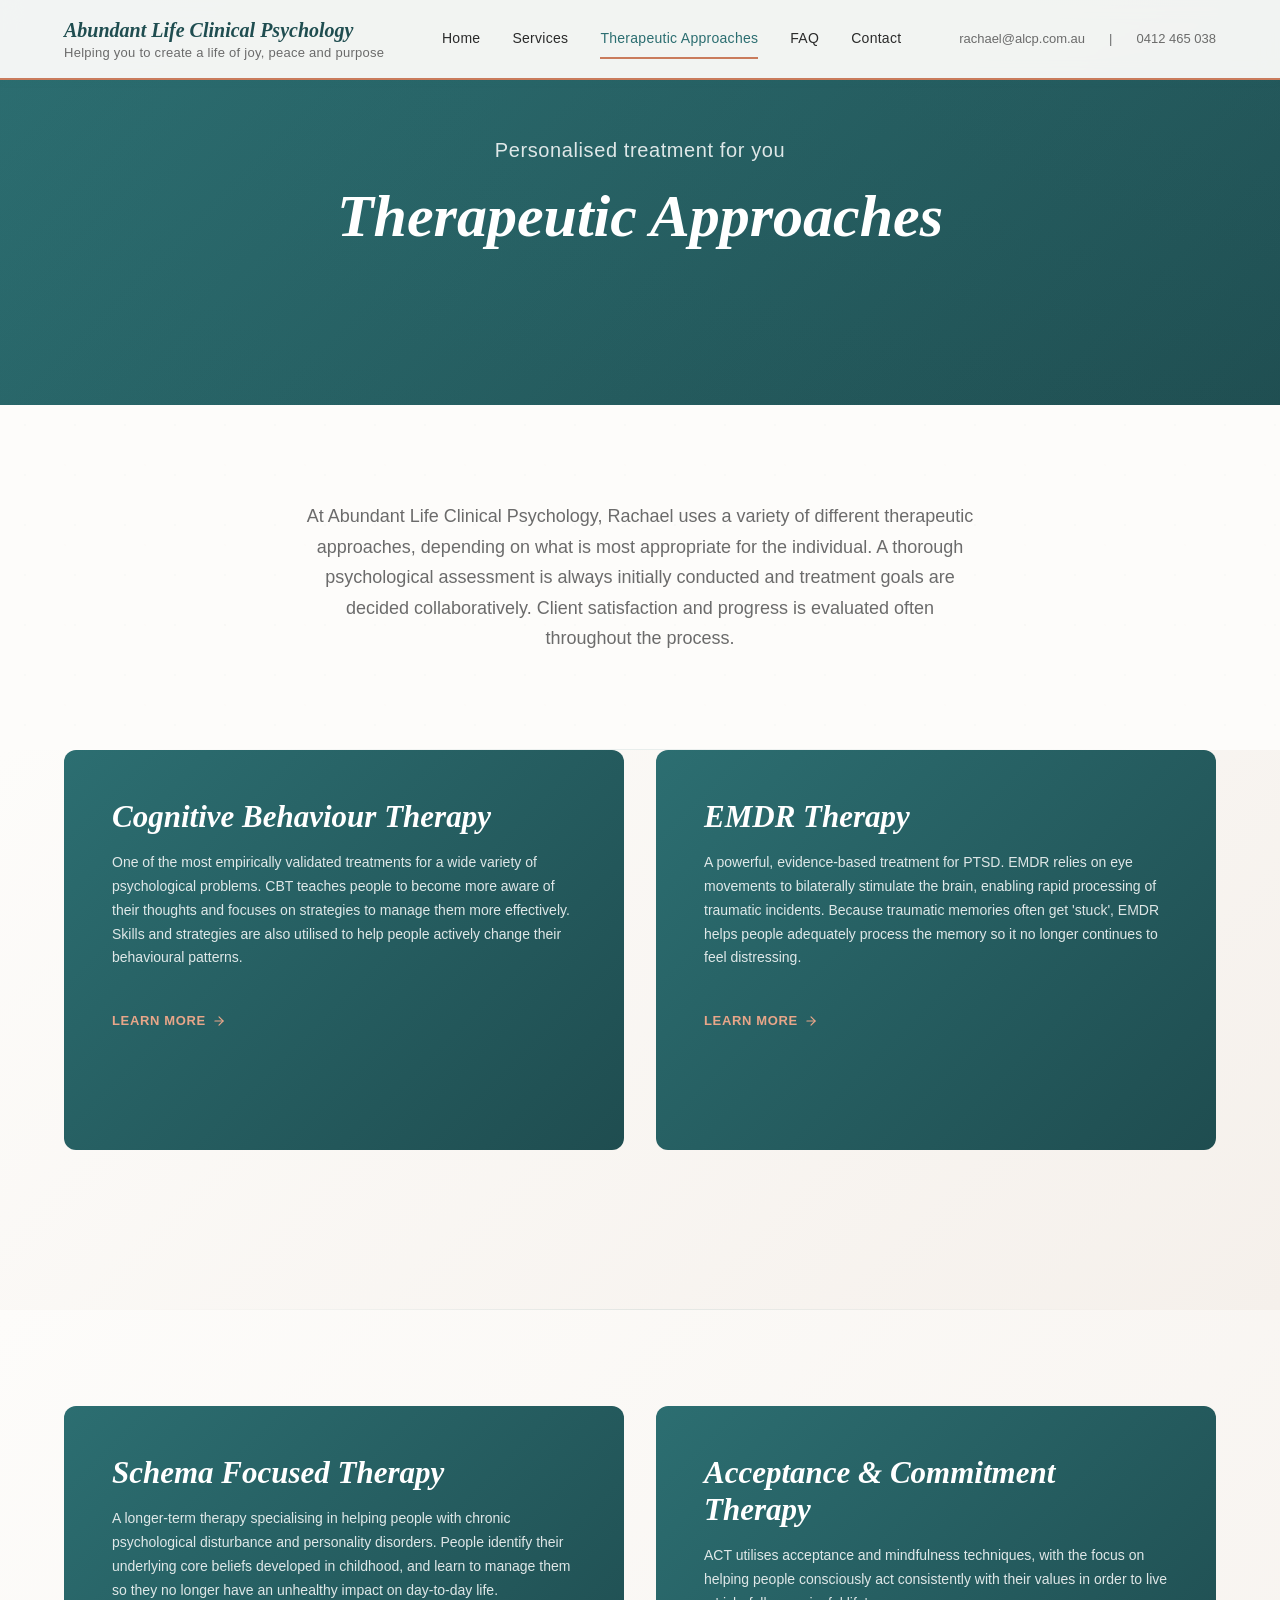
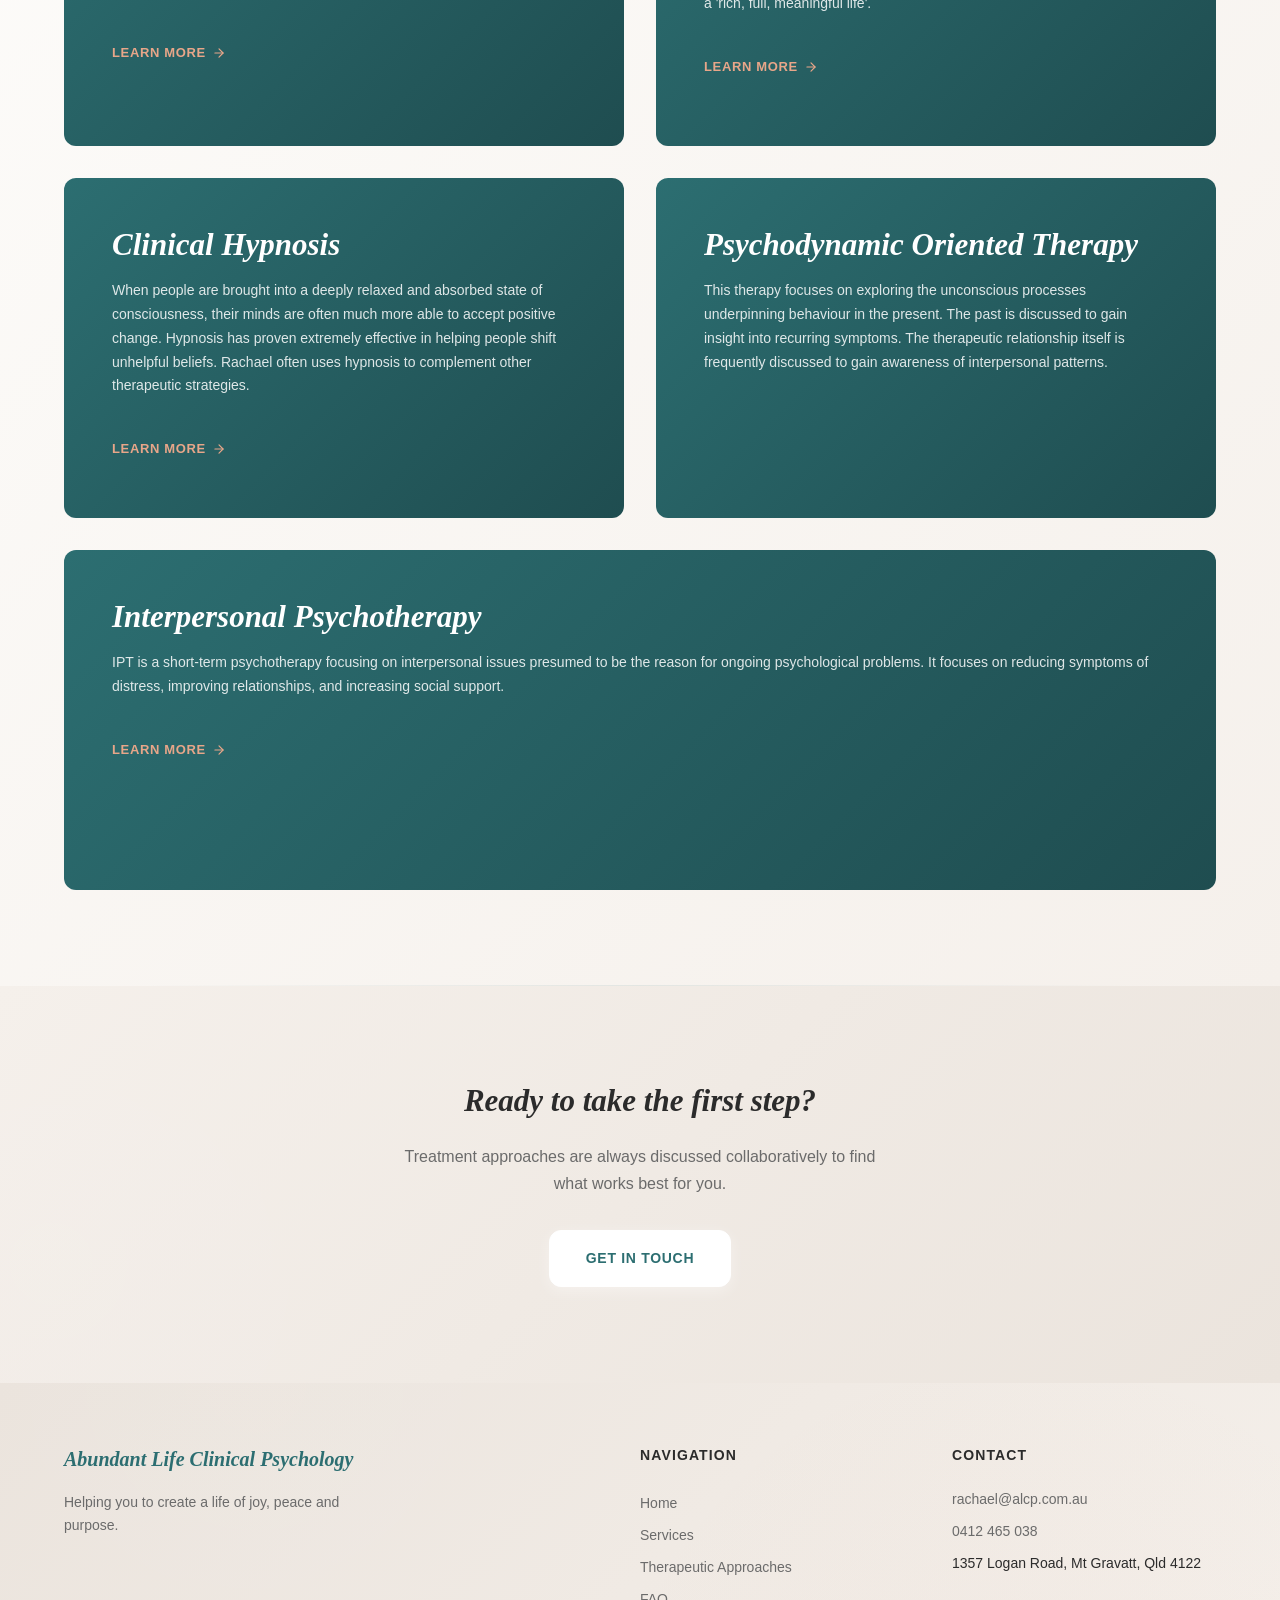
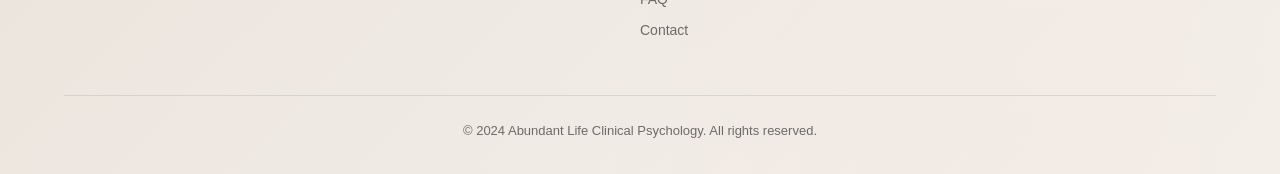
<file: therapeutic-approaches.html>
<!DOCTYPE html>
<html lang="en-AU">
<head>
<meta http-equiv="Content-Security-Policy" content="default-src 'self'; script-src 'self'; style-src 'self' 'unsafe-inline' https://fonts.googleapis.com; font-src 'self' https://fonts.gstatic.com; img-src 'self' data: https://images.unsplash.com; connect-src 'self' https://formsubmit.co; frame-src https://www.google.com; object-src 'none'; base-uri 'none'; form-action 'self' https://formsubmit.co; upgrade-insecure-requests">
  <meta charset="UTF-8">
  <meta name="viewport" content="width=device-width, initial-scale=1.0">
  <meta name="description" content="Learn about EMDR, CBT, schema therapy, ACT and clinical hypnosis with clinical psychologist Rachael Ambler in Mount Gravatt, Brisbane.">
  <title>EMDR &amp; Therapeutic Approaches in Brisbane | ALCP</title>

  <link rel="preconnect" href="https://fonts.googleapis.com">
  <link rel="preconnect" href="https://fonts.gstatic.com" crossorigin>
  <link href="https://fonts.googleapis.com/css2?family=Inter:wght@300;400;500;600;700&family=Playfair+Display:ital,wght@0,400;0,700;1,400;1,700&display=swap" rel="stylesheet">
  <link rel="stylesheet" href="css/styles.css">
<link rel="canonical" href="https://alcp.com.au/therapeutic-approaches.html">
<meta name="robots" content="index, follow, max-image-preview:large">
<meta name="referrer" content="strict-origin-when-cross-origin">
<meta property="og:title" content="EMDR &amp; Therapeutic Approaches in Brisbane | ALCP">
<meta property="og:description" content="Learn about EMDR, CBT, schema therapy, ACT and clinical hypnosis with clinical psychologist Rachael Ambler in Mount Gravatt, Brisbane.">
<meta property="og:url" content="https://alcp.com.au/therapeutic-approaches.html">
<meta property="og:type" content="website">
<meta property="og:locale" content="en_AU">
<meta property="og:site_name" content="Abundant Life Clinical Psychology">
<meta property="og:image" content="https://alcp.com.au/images/Photo.jpg">
<script type="application/ld+json">{
  "@context": "https://schema.org",
  "@graph": [
    {
      "@type": "MedicalClinic",
      "@id": "https://alcp.com.au/#practice",
      "name": "Abundant Life Clinical Psychology",
      "alternateName": "ALCP",
      "url": "https://alcp.com.au/",
      "telephone": "+61412465038",
      "email": "rachael@alcp.com.au",
      "image": "https://alcp.com.au/images/Photo.jpg",
      "address": {
        "@type": "PostalAddress",
        "streetAddress": "1357 Logan Road",
        "addressLocality": "Mount Gravatt",
        "addressRegion": "QLD",
        "postalCode": "4122",
        "addressCountry": "AU"
      },
      "areaServed": {
        "@type": "City",
        "name": "Brisbane"
      },
      "employee": {
        "@id": "https://alcp.com.au/#rachael-ambler"
      }
    },
    {
      "@type": "Person",
      "@id": "https://alcp.com.au/#rachael-ambler",
      "name": "Rachael Ambler",
      "jobTitle": "Clinical Psychologist",
      "url": "https://alcp.com.au/#welcome",
      "image": "https://alcp.com.au/images/Photo.jpg",
      "worksFor": {
        "@id": "https://alcp.com.au/#practice"
      }
    },
    {
      "@type": "WebSite",
      "@id": "https://alcp.com.au/#website",
      "url": "https://alcp.com.au/",
      "name": "Abundant Life Clinical Psychology",
      "publisher": {
        "@id": "https://alcp.com.au/#practice"
      }
    },
    {
      "@type": "WebPage",
      "@id": "https://alcp.com.au/therapeutic-approaches.html#webpage",
      "url": "https://alcp.com.au/therapeutic-approaches.html",
      "name": "EMDR & Therapeutic Approaches in Brisbane | ALCP",
      "description": "Learn about EMDR, CBT, schema therapy, ACT and clinical hypnosis with clinical psychologist Rachael Ambler in Mount Gravatt, Brisbane.",
      "inLanguage": "en-AU",
      "isPartOf": {
        "@id": "https://alcp.com.au/#website"
      },
      "about": {
        "@id": "https://alcp.com.au/#practice"
      }
    }
  ]
}</script>
<noscript><style>.fade-in, .fade-in-left, .fade-in-right { opacity: 1 !important; transform: none !important; }</style></noscript>
</head>
<body>

  <a href="#main" class="skip-link">Skip to main content</a>
  <div class="nav-overlay" aria-hidden="true"></div>

  <!-- HEADER -->
  <header class="site-header">
    <div class="header-inner">
      <div class="site-logo">
        <a href="index.html">
          Abundant Life Clinical Psychology
          <span class="tagline">Helping you to create a life of joy, peace and purpose</span>
        </a>
      </div>
      <nav class="nav-links" aria-label="Main navigation">
        <a href="index.html">Home</a>
        <a href="services.html">Services</a>
        <a href="therapeutic-approaches.html" class="active">Therapeutic Approaches</a>
        <a href="faq.html">FAQ</a>
        <a href="contact.html">Contact</a>
      </nav>
      <div class="header-contact">
        <a href="mailto:rachael@alcp.com.au">rachael@alcp.com.au</a>
        <span>|</span>
        <a href="tel:0412465038">0412 465 038</a>
      </div>
      <button class="hamburger" aria-label="Toggle navigation" aria-expanded="false">
        <span></span><span></span><span></span>
      </button>
    </div>
  </header>

  <!-- HERO -->
  <section class="hero hero--short" aria-label="Therapeutic approaches banner" style="background: linear-gradient(135deg, var(--color-primary) 0%, var(--color-primary-dark) 100%);">
    <div class="hero__content">
      <p class="hero__subtitle" style="margin-bottom: var(--sp-2);">Personalised treatment for you</p>
      <h1 class="hero__title">Therapeutic Approaches</h1>
    </div>
  </section>

  <main id="main">

    <!-- INTRO -->
    <section>
      <div class="container container--narrow" style="text-align: center;">
        <div class="fade-in">
          <p style="font-size: var(--fs-md); color: var(--color-text-muted);">At Abundant Life Clinical Psychology, Rachael uses a variety of different therapeutic approaches, depending on what is most appropriate for the individual. A thorough psychological assessment is always initially conducted and treatment goals are decided collaboratively. Client satisfaction and progress is evaluated often throughout the process.</p>
        </div>
      </div>
    </section>

    <!-- FEATURED THERAPIES (CBT & EMDR) -->
    <section class="section--alt" style="padding-top: 0;">
      <div class="container">
        <div class="fade-in">
          <div class="therapy-featured">

            <article class="therapy-card--featured" style="background: linear-gradient(135deg, var(--color-primary) 0%, var(--color-primary-dark) 100%);">
              <div class="therapy-card__content">
                <h3>Cognitive Behaviour Therapy</h3>
                <p>One of the most empirically validated treatments for a wide variety of psychological problems. CBT teaches people to become more aware of their thoughts and focuses on strategies to manage them more effectively. Skills and strategies are also utilised to help people actively change their behavioural patterns.</p>
                <a href="https://beckinstitute.org/about/understanding-cbt/" target="_blank" rel="noopener" class="therapy-card__link" style="color: var(--color-accent-light);">
                  Learn more
                  <svg viewBox="0 0 24 24" fill="none" stroke="currentColor" stroke-width="2" stroke-linecap="round" stroke-linejoin="round"><line x1="5" y1="12" x2="19" y2="12"></line><polyline points="12 5 19 12 12 19"></polyline></svg>
                </a>
              </div>
            </article>

            <article class="therapy-card--featured" style="background: linear-gradient(135deg, var(--color-primary) 0%, var(--color-primary-dark) 100%);">
              <div class="therapy-card__content">
                <h3>EMDR Therapy</h3>
                <p>A powerful, evidence-based treatment for PTSD. EMDR relies on eye movements to bilaterally stimulate the brain, enabling rapid processing of traumatic incidents. Because traumatic memories often get 'stuck', EMDR helps people adequately process the memory so it no longer continues to feel distressing.</p>
                <a href="https://www.emdraa.org" target="_blank" rel="noopener" class="therapy-card__link" style="color: var(--color-accent-light);">
                  Learn more
                  <svg viewBox="0 0 24 24" fill="none" stroke="currentColor" stroke-width="2" stroke-linecap="round" stroke-linejoin="round"><line x1="5" y1="12" x2="19" y2="12"></line><polyline points="12 5 19 12 12 19"></polyline></svg>
                </a>
              </div>
            </article>

          </div>
        </div>
      </div>
    </section>

    <!-- OTHER APPROACHES -->
    <section class="section--green">
      <div class="container">
        <div class="therapy-grid">

          <article class="therapy-card--featured fade-in" style="background: linear-gradient(135deg, var(--color-primary) 0%, var(--color-primary-dark) 100%); min-height: 340px;">
            <div class="therapy-card__content">
              <h3>Schema Focused Therapy</h3>
              <p>A longer-term therapy specialising in helping people with chronic psychological disturbance and personality disorders. People identify their underlying core beliefs developed in childhood, and learn to manage them so they no longer have an unhealthy impact on day-to-day life.</p>
              <a href="https://www.schematherapy.com" target="_blank" rel="noopener" class="therapy-card__link" style="color: var(--color-accent-light);">
                Learn more
                <svg viewBox="0 0 24 24" fill="none" stroke="currentColor" stroke-width="2" stroke-linecap="round" stroke-linejoin="round"><line x1="5" y1="12" x2="19" y2="12"></line><polyline points="12 5 19 12 12 19"></polyline></svg>
              </a>
            </div>
          </article>

          <article class="therapy-card--featured fade-in" style="background: linear-gradient(135deg, var(--color-primary) 0%, var(--color-primary-dark) 100%); min-height: 340px;">
            <div class="therapy-card__content">
              <h3>Acceptance &amp; Commitment Therapy</h3>
              <p>ACT utilises acceptance and mindfulness techniques, with the focus on helping people consciously act consistently with their values in order to live a 'rich, full, meaningful life'.</p>
              <a href="https://www.actmindfully.com.au" target="_blank" rel="noopener" class="therapy-card__link" style="color: var(--color-accent-light);">
                Learn more
                <svg viewBox="0 0 24 24" fill="none" stroke="currentColor" stroke-width="2" stroke-linecap="round" stroke-linejoin="round"><line x1="5" y1="12" x2="19" y2="12"></line><polyline points="12 5 19 12 12 19"></polyline></svg>
              </a>
            </div>
          </article>

          <article class="therapy-card--featured fade-in" style="background: linear-gradient(135deg, var(--color-primary) 0%, var(--color-primary-dark) 100%); min-height: 340px;">
            <div class="therapy-card__content">
              <h3>Clinical Hypnosis</h3>
              <p>When people are brought into a deeply relaxed and absorbed state of consciousness, their minds are often much more able to accept positive change. Hypnosis has proven extremely effective in helping people shift unhelpful beliefs. Rachael often uses hypnosis to complement other therapeutic strategies.</p>
              <a href="https://www.asch.com.au" target="_blank" rel="noopener" class="therapy-card__link" style="color: var(--color-accent-light);">
                Learn more
                <svg viewBox="0 0 24 24" fill="none" stroke="currentColor" stroke-width="2" stroke-linecap="round" stroke-linejoin="round"><line x1="5" y1="12" x2="19" y2="12"></line><polyline points="12 5 19 12 12 19"></polyline></svg>
              </a>
            </div>
          </article>

          <article class="therapy-card--featured fade-in" style="background: linear-gradient(135deg, var(--color-primary) 0%, var(--color-primary-dark) 100%); min-height: 340px;">
            <div class="therapy-card__content">
              <h3>Psychodynamic Oriented Therapy</h3>
              <p>This therapy focuses on exploring the unconscious processes underpinning behaviour in the present. The past is discussed to gain insight into recurring symptoms. The therapeutic relationship itself is frequently discussed to gain awareness of interpersonal patterns.</p>
            </div>
          </article>

          <article class="therapy-card--featured fade-in" style="background: linear-gradient(135deg, var(--color-primary) 0%, var(--color-primary-dark) 100%); min-height: 340px; grid-column: 1 / -1; max-width: 100%;">
            <div class="therapy-card__content">
              <h3>Interpersonal Psychotherapy</h3>
              <p>IPT is a short-term psychotherapy focusing on interpersonal issues presumed to be the reason for ongoing psychological problems. It focuses on reducing symptoms of distress, improving relationships, and increasing social support.</p>
              <a href="https://iptinstitute.com/about-ipt/" target="_blank" rel="noopener" class="therapy-card__link" style="color: var(--color-accent-light);">
                Learn more
                <svg viewBox="0 0 24 24" fill="none" stroke="currentColor" stroke-width="2" stroke-linecap="round" stroke-linejoin="round"><line x1="5" y1="12" x2="19" y2="12"></line><polyline points="12 5 19 12 12 19"></polyline></svg>
              </a>
            </div>
          </article>

        </div>
      </div>
    </section>

    <!-- CTA -->
    <section class="section--dark">
      <div class="container" style="text-align: center;">
        <div class="fade-in">
          <h3 style="font-style: italic; color: var(--color-text); margin-bottom: var(--sp-3);">Ready to take the first step?</h3>
          <p style="color: var(--color-text-muted); max-width: 500px; margin: 0 auto var(--sp-4);">Treatment approaches are always discussed collaboratively to find what works best for you.</p>
          <a href="contact.html" class="btn btn--white">Get in Touch</a>
        </div>
      </div>
    </section>

  </main>

  <!-- FOOTER -->
  <footer class="site-footer">
    <div class="container">
      <div class="footer-inner">
        <div class="footer-brand">
          <div class="site-logo">
            <a href="index.html">Abundant Life Clinical Psychology</a>
          </div>
          <p>Helping you to create a life of joy, peace and purpose.</p>
        </div>
        <div class="footer-nav">
          <h4>Navigation</h4>
          <a href="index.html">Home</a>
          <a href="services.html">Services</a>
          <a href="therapeutic-approaches.html">Therapeutic Approaches</a>
          <a href="faq.html">FAQ</a>
          <a href="contact.html">Contact</a>
        </div>
        <div class="footer-contact">
          <h4>Contact</h4>
          <div class="footer-contact-item"><a href="mailto:rachael@alcp.com.au">rachael@alcp.com.au</a></div>
          <div class="footer-contact-item"><a href="tel:0412465038">0412 465 038</a></div>
          <div class="footer-contact-item">1357 Logan Road, Mt Gravatt, Qld 4122</div>
        </div>
      </div>
      <div class="footer-bottom">
        &copy; 2024 Abundant Life Clinical Psychology. All rights reserved.
      </div>
    </div>
  </footer>

  <script src="js/main.js"></script>
</body>
</html>
</file>
<file: css/styles.css>
/* ============================================
   ABUNDANT LIFE CLINICAL PSYCHOLOGY
   Design System & Styles
   ============================================ */

/* --- Custom Properties --- */
:root {
  /* Colors — Warm Sophisticated Palette */
  --color-primary: #2C6E71;          /* warm teal-green (sophisticated, welcoming) */
  --color-primary-dark: #1F4D50;     /* darker teal for text and hovers */
  --color-primary-light: #5A9FA5;    /* lighter teal for secondary actions */
  --color-accent: #C97B5C;           /* warm terracotta (replaces gold) */
  --color-accent-light: #E8A689;     /* light terracotta */
  --color-accent-sage: #A4AC86;      /* soft sage green accent */
  --color-bg: #FDFCFA;              /* warm cream white (not green-tinted) */
  --color-bg-alt: #F5F0EB;          /* warm beige/taupe */
  --color-bg-warm: #EBE4DD;         /* deeper warm tone for premium sections */
  --color-text: #2B2B2B;            /* warm dark gray */
  --color-text-muted: #6B6B6B;      /* softer gray */
  --color-white: #FFFFFF;
  --color-border: #E0D5CC;          /* warm neutral border */
  --color-alert: #C97B5C;           /* terracotta for alerts */
  --color-alert-bg: #FEF5F0;        /* warm alert background */
  --color-copper: #B8860B;          /* luxury copper/gold accent */

  /* Typography */
  --font-heading: 'Playfair Display', 'Georgia', serif;
  --font-body: 'Inter', -apple-system, BlinkMacSystemFont, 'Segoe UI', sans-serif;
  --fs-xs: 0.8125rem;   /* 13px */
  --fs-sm: 0.875rem;     /* 14px */
  --fs-base: 1rem;       /* 16px */
  --fs-md: 1.125rem;     /* 18px */
  --fs-lg: 1.25rem;      /* 20px */
  --fs-xl: 1.5625rem;    /* 25px */
  --fs-2xl: 1.9375rem;   /* 31px */
  --fs-3xl: 2.4375rem;   /* 39px */
  --fs-4xl: 3.0625rem;   /* 49px */
  --fs-hero: 3.75rem;    /* 60px */
  --lh-tight: 1.2;
  --lh-base: 1.7;
  --lh-loose: 1.85;
  --ls-heading: 0.5px;   /* letter-spacing for headings */
  --fw-light: 300;       /* light font weight */

  /* Spacing */
  --sp-1: 0.5rem;    /* 8px */
  --sp-2: 1rem;      /* 16px */
  --sp-3: 1.5rem;    /* 24px */
  --sp-4: 2rem;      /* 32px */
  --sp-6: 3rem;      /* 48px */
  --sp-8: 4rem;      /* 64px */
  --sp-12: 6rem;     /* 96px */
  --sp-16: 8rem;     /* 128px */

  /* Layout */
  --max-width: 1200px;
  --max-width-narrow: 720px;

  /* Shadows — warm teal-tinted for premium feel */
  --shadow-sm: 0 1px 4px rgba(44,110,113,0.08);
  --shadow-md: 0 4px 16px rgba(44,110,113,0.12);
  --shadow-lg: 0 8px 30px rgba(44,110,113,0.16);
  --shadow-xl: 0 16px 48px rgba(44,110,113,0.18);

  /* Transitions with premium easing */
  --transition-fast: 200ms cubic-bezier(0.4, 0, 0.6, 1);
  --transition-base: 300ms cubic-bezier(0.4, 0, 0.2, 1);
  --transition-slow: 500ms cubic-bezier(0.4, 0, 0.2, 1);

  /* Header */
  --header-height: 80px;
  --header-height-scrolled: 64px;
}


/* --- Reset --- */
*,
*::before,
*::after {
  margin: 0;
  padding: 0;
  box-sizing: border-box;
}

html {
  scroll-behavior: smooth;
  -webkit-text-size-adjust: 100%;
}

body {
  font-family: var(--font-body);
  font-size: var(--fs-base);
  line-height: var(--lh-base);
  color: var(--color-text);
  background-color: var(--color-bg);
  -webkit-font-smoothing: antialiased;
  -moz-osx-font-smoothing: grayscale;
}

img {
  max-width: 100%;
  height: auto;
  display: block;
}

a {
  color: var(--color-primary);
  text-decoration: none;
  transition: color var(--transition-fast);
}

a:hover {
  color: var(--color-primary-dark);
}

ul, ol {
  list-style: none;
}

button {
  font-family: inherit;
  cursor: pointer;
  border: none;
  background: none;
}

input, textarea, select {
  font-family: inherit;
  font-size: inherit;
}


/* --- Skip Link (Accessibility) --- */
.skip-link {
  position: absolute;
  top: -100%;
  left: var(--sp-2);
  background: var(--color-primary);
  color: var(--color-white);
  padding: var(--sp-1) var(--sp-2);
  border-radius: 0 0 4px 4px;
  z-index: 1000;
  font-size: var(--fs-sm);
}

.skip-link:focus {
  top: 0;
  color: var(--color-white);
}


/* --- Typography --- */
h1, h2, h3, h4, h5, h6 {
  font-family: var(--font-heading);
  font-weight: 700;
  line-height: var(--lh-tight);
  color: var(--color-text);
}

h1 { font-size: var(--fs-4xl); }
h2 { font-size: var(--fs-3xl); }
h3 { font-size: var(--fs-2xl); }
h4 { font-size: var(--fs-xl); }

p {
  margin-bottom: var(--sp-3);
}

p:last-child {
  margin-bottom: 0;
}

.text-italic {
  font-style: italic;
}

.text-muted {
  color: var(--color-text-muted);
}

.text-center {
  text-align: center;
}


/* --- Layout --- */
.container {
  width: 100%;
  max-width: var(--max-width);
  margin: 0 auto;
  padding: 0 var(--sp-3);
}

.container--narrow {
  max-width: var(--max-width-narrow);
}

section {
  padding: var(--sp-12) 0;
}

.section--alt {
  background: linear-gradient(135deg, var(--color-bg) 0%, var(--color-bg-alt) 100%);
  transition: all var(--transition-slow);
}

.section--dark {
  background: linear-gradient(135deg, var(--color-bg-alt) 0%, var(--color-bg-warm) 100%);
  color: var(--color-text);
}

.section--green {
  background: linear-gradient(135deg, var(--color-bg) 0%, var(--color-bg-alt) 100%);
  opacity: 1;
}

.section--dark h2,
.section--dark h3,
.section--dark h4 {
  color: var(--color-text);
}

.section--dark .text-muted {
  color: var(--color-text-muted);
}

.section--dark a {
  color: var(--color-primary);
}

.section--dark a:hover {
  color: var(--color-accent);
}


/* --- Split Layout --- */
.split {
  display: grid;
  grid-template-columns: 1fr 1fr;
  gap: var(--sp-8);
  align-items: center;
}

.split--60-40 {
  grid-template-columns: 3fr 2fr;
}

.split--40-60 {
  grid-template-columns: 2fr 3fr;
}

.split--reverse {
  direction: rtl;
}

.split--reverse > * {
  direction: ltr;
}


/* --- Buttons --- */
.btn {
  display: inline-flex;
  align-items: center;
  justify-content: center;
  padding: 1rem 2.25rem;
  font-family: var(--font-body);
  font-size: var(--fs-sm);
  font-weight: 600;
  letter-spacing: 0.05em;
  text-transform: uppercase;
  border-radius: 12px;
  transition: all var(--transition-base);
  cursor: pointer;
  text-decoration: none;
  position: relative;
  overflow: hidden;
}

.btn--primary {
  background: linear-gradient(135deg, var(--color-primary) 0%, var(--color-primary-light) 100%);
  color: var(--color-white);
  border: 1px solid rgba(255, 255, 255, 0.2);
  box-shadow: 0 4px 15px rgba(44, 110, 113, 0.2);
}

.btn--primary:hover {
  background: linear-gradient(135deg, var(--color-primary-light) 0%, var(--color-primary) 100%);
  color: var(--color-white);
  transform: translateY(-2px);
  box-shadow: 0 8px 25px rgba(44, 110, 113, 0.3);
}

.btn--secondary {
  background-color: transparent;
  color: var(--color-primary);
  border: 2px solid var(--color-primary);
  box-shadow: 0 2px 8px rgba(44, 110, 113, 0.1);
}

.btn--secondary:hover {
  background-color: var(--color-primary);
  color: var(--color-white);
  transform: translateY(-2px);
  box-shadow: 0 8px 20px rgba(44, 110, 113, 0.2);
}

.btn--accent {
  background: linear-gradient(135deg, var(--color-accent) 0%, var(--color-accent-light) 100%);
  color: var(--color-white);
  border: 1px solid rgba(255, 255, 255, 0.2);
  box-shadow: 0 4px 15px rgba(201, 123, 92, 0.2);
}

.btn--accent:hover {
  background: linear-gradient(135deg, var(--color-accent-light) 0%, var(--color-accent) 100%);
  color: var(--color-white);
  transform: translateY(-2px);
  box-shadow: 0 8px 25px rgba(201, 123, 92, 0.3);
}

.btn--white {
  background-color: var(--color-white);
  color: var(--color-primary);
  border: 1px solid var(--color-white);
  box-shadow: 0 4px 15px rgba(255, 255, 255, 0.4);
}

.btn--white:hover {
  background-color: rgba(255, 255, 255, 0.95);
  color: var(--color-primary);
  transform: translateY(-2px);
  box-shadow: 0 8px 25px rgba(255, 255, 255, 0.5);
}

.btn:focus-visible {
  outline: 3px solid var(--color-accent);
  outline-offset: 2px;
}


/* ============================================
   HEADER
   ============================================ */
.site-header {
  position: fixed;
  top: 0;
  left: 0;
  right: 0;
  z-index: 100;
  background-color: rgba(253, 252, 250, 0.95);
  backdrop-filter: blur(10px);
  -webkit-backdrop-filter: blur(10px);
  border-bottom: 2px solid var(--color-accent);
  transition: all var(--transition-base);
  height: var(--header-height);
  display: flex;
  align-items: center;
  box-shadow: 0 2px 8px rgba(44, 110, 113, 0.05);
}

.site-header.scrolled {
  height: var(--header-height-scrolled);
  box-shadow: 0 4px 16px rgba(44, 110, 113, 0.1);
  background-color: rgba(253, 252, 250, 0.98);
}

.header-inner {
  display: flex;
  align-items: center;
  justify-content: space-between;
  width: 100%;
  max-width: var(--max-width);
  margin: 0 auto;
  padding: 0 var(--sp-3);
}

.site-logo a {
  font-family: var(--font-heading);
  font-size: var(--fs-lg);
  font-style: italic;
  font-weight: 700;
  color: var(--color-primary-dark);
  text-decoration: none;
  line-height: var(--lh-tight);
}

.site-logo a:hover {
  color: var(--color-primary);
}

.site-logo .tagline {
  display: block;
  font-family: var(--font-body);
  font-size: var(--fs-xs);
  font-style: normal;
  font-weight: 400;
  color: var(--color-text-muted);
  letter-spacing: 0.02em;
}

.site-header.scrolled .tagline {
  display: none;
}

.nav-links {
  display: flex;
  align-items: center;
  gap: var(--sp-4);
}

.nav-links a {
  font-size: var(--fs-sm);
  font-weight: 500;
  color: var(--color-text);
  text-decoration: none;
  letter-spacing: 0.02em;
  position: relative;
  padding: var(--sp-1) 0;
}

.nav-links a::after {
  content: '';
  position: absolute;
  bottom: 0;
  left: 0;
  width: 0;
  height: 2px;
  background-color: var(--color-accent);
  transition: width var(--transition-base);
}

.nav-links a:hover::after,
.nav-links a.active::after {
  width: 100%;
}

.nav-links a.active {
  color: var(--color-primary);
}

.header-contact {
  display: flex;
  align-items: center;
  gap: var(--sp-3);
  font-size: var(--fs-xs);
  color: var(--color-text-muted);
}

.header-contact a {
  color: var(--color-text-muted);
  font-weight: 500;
}

.header-contact a:hover {
  color: var(--color-primary);
}

/* Hamburger */
.hamburger {
  display: none;
  flex-direction: column;
  gap: 5px;
  padding: var(--sp-1);
  z-index: 200;
}

.hamburger span {
  display: block;
  width: 24px;
  height: 2px;
  background-color: var(--color-text);
  transition: all var(--transition-base);
  transform-origin: center;
}

.hamburger.active span:nth-child(1) {
  transform: rotate(45deg) translate(5px, 5px);
}

.hamburger.active span:nth-child(2) {
  opacity: 0;
}

.hamburger.active span:nth-child(3) {
  transform: rotate(-45deg) translate(5px, -5px);
}


/* ============================================
   HERO SECTIONS
   ============================================ */
.hero {
  position: relative;
  display: flex;
  align-items: center;
  justify-content: center;
  text-align: center;
  min-height: 100vh;
  padding: var(--sp-16) var(--sp-3);
  overflow: hidden;
  background-color: var(--color-primary-dark);
}

.hero--short {
  min-height: 45vh;
  background:
    radial-gradient(ellipse 120% 80% at 80% 100%, #0D2418 0%, transparent 60%),
    radial-gradient(ellipse 100% 90% at 20% 90%, #2D6A4F 0%, transparent 55%),
    radial-gradient(ellipse 130% 70% at 60% 0%, #245C3E 0%, transparent 50%),
    radial-gradient(ellipse 90% 100% at 90% 30%, #1A4332 0%, transparent 60%),
    linear-gradient(160deg, #1A4332 0%, #122E23 40%, #0D2418 100%);
}

.hero__bg {
  position: absolute;
  inset: 0;
  background-size: cover;
  background-position: center;
  background-repeat: no-repeat;
}

.hero__overlay {
  position: absolute;
  inset: 0;
  background: linear-gradient(
    180deg,
    rgba(26, 67, 50, 0.5) 0%,
    rgba(26, 67, 50, 0.7) 100%
  );
}

.hero__content {
  position: relative;
  z-index: 2;
  max-width: 800px;
}

.hero__title {
  font-family: var(--font-heading);
  font-size: var(--fs-hero);
  font-style: italic;
  font-weight: 700;
  color: var(--color-white);
  margin-bottom: var(--sp-3);
  line-height: 1.1;
}

.hero__subtitle {
  font-family: var(--font-body);
  font-size: var(--fs-lg);
  color: rgba(255,255,255,0.85);
  font-weight: 300;
  letter-spacing: 0.03em;
}

.hero__scroll {
  position: absolute;
  bottom: var(--sp-4);
  left: 50%;
  transform: translateX(-50%);
  z-index: 2;
  color: rgba(255,255,255,0.6);
  animation: scrollBounce 2s ease-in-out infinite;
}

.hero__scroll svg {
  width: 28px;
  height: 28px;
}

@keyframes scrollBounce {
  0%, 100% { transform: translateX(-50%) translateY(0); }
  50% { transform: translateX(-50%) translateY(8px); }
}

/* Premium Animation Keyframes */

@keyframes float {
  0%, 100% { transform: translateY(0px); }
  50% { transform: translateY(-8px); }
}

@keyframes slideInUnderline {
  from { transform: scaleX(0); transform-origin: left; }
  to { transform: scaleX(1); transform-origin: left; }
}

@keyframes slideInFromRight {
  from {
    opacity: 0;
    transform: translateX(24px);
  }
  to {
    opacity: 1;
    transform: translateX(0);
  }
}

@keyframes gradientShiftTeal {
  0% { background: linear-gradient(135deg, #2C6E71, #2C6E71); }
  50% { background: linear-gradient(135deg, #5A9FA5, #2C6E71); }
  100% { background: linear-gradient(135deg, #5A9FA5, #5A9FA5); }
}

@keyframes gradientShiftTerracotta {
  0% { background: linear-gradient(135deg, #C97B5C, #C97B5C); }
  50% { background: linear-gradient(135deg, #E8A689, #C97B5C); }
  100% { background: linear-gradient(135deg, #E8A689, #E8A689); }
}

@keyframes fadeInScale {
  from {
    opacity: 0;
    transform: scale(0.95);
  }
  to {
    opacity: 1;
    transform: scale(1);
  }
}

@keyframes staggerFadeIn {
  from {
    opacity: 0;
    transform: translateY(24px);
  }
  to {
    opacity: 1;
    transform: translateY(0);
  }
}


/* ============================================
   CREDENTIAL CALLOUT
   ============================================ */
.credential-sidebar {
  background: linear-gradient(135deg, var(--color-primary) 0%, var(--color-primary-light) 100%);
  color: var(--color-white);
  padding: var(--sp-4);
  border-radius: 12px;
  box-shadow: var(--shadow-lg);
  animation: float 3s ease-in-out infinite;
  transition: all var(--transition-base);
}

.credential-sidebar h4 {
  color: var(--color-white);
  font-size: var(--fs-lg);
  margin-bottom: var(--sp-3);
  font-style: italic;
}

.credential-item {
  display: flex;
  align-items: flex-start;
  gap: var(--sp-2);
  margin-bottom: var(--sp-3);
  font-size: var(--fs-sm);
  line-height: var(--lh-base);
}

.credential-item:last-child {
  margin-bottom: 0;
}

.credential-icon {
  flex-shrink: 0;
  width: 20px;
  height: 20px;
  margin-top: 2px;
  color: var(--color-accent-light);
}


/* ============================================
   SERVICE TAGS / CHIPS
   ============================================ */
.tag-list {
  display: flex;
  flex-wrap: wrap;
  gap: var(--sp-1);
}

.tag {
  display: inline-block;
  padding: 0.5rem 1.125rem;
  background-color: var(--color-bg-alt);
  color: var(--color-primary);
  font-size: var(--fs-sm);
  font-weight: 500;
  border-radius: 100px;
  border: 1px solid var(--color-border);
  transition: all var(--transition-fast);
}

.tag:hover {
  background-color: var(--color-primary);
  color: var(--color-white);
  border-color: var(--color-primary);
  transform: translateY(-1px);
  box-shadow: var(--shadow-md);
}


/* ============================================
   SUPPORT LIST (Dot Points)
   ============================================ */
.support-list {
  list-style: none;
  padding: 0;
  margin: 0;
}

.support-list li {
  position: relative;
  padding: 0.625rem 0 0.625rem 1.5rem;
  font-size: var(--fs-base);
  color: var(--color-text);
  line-height: var(--lh-base);
  border-bottom: 1px solid var(--color-border);
}

.support-list li:last-child {
  border-bottom: none;
}

.support-list li::before {
  content: '';
  position: absolute;
  left: 0;
  top: 1.05rem;
  width: 7px;
  height: 7px;
  border-radius: 50%;
  background-color: var(--color-primary);
}


/* ============================================
   THERAPY CARDS (Therapeutic Approaches)
   ============================================ */
.therapy-featured {
  display: grid;
  grid-template-columns: 1fr 1fr;
  gap: var(--sp-4);
  align-items: stretch;
  margin-bottom: var(--sp-8);
}

.therapy-card--featured {
  position: relative;
  min-height: 400px;
  padding: var(--sp-6);
  display: flex;
  flex-direction: column;
  justify-content: flex-start;
  border-radius: 12px;
  overflow: hidden;
  background-size: cover;
  background-position: center;
}

.therapy-card--featured::before {
  content: none;
}

.therapy-card--featured .therapy-card__content {
  position: relative;
  z-index: 2;
  color: var(--color-white);
}

.therapy-card--featured h3 {
  color: var(--color-white);
  font-style: italic;
  margin-bottom: var(--sp-2);
}

.therapy-card--featured p {
  font-size: var(--fs-sm);
  color: rgba(255,255,255,0.85);
  line-height: var(--lh-base);
}

.therapy-grid {
  display: grid;
  grid-template-columns: 1fr 1fr;
  align-items: stretch;
  gap: var(--sp-4);
}

.therapy-card {
  padding: var(--sp-4);
  background: linear-gradient(135deg, var(--color-white) 0%, rgba(253, 252, 250, 0.5) 100%);
  border: 1px solid var(--color-border);
  border-radius: 12px;
  transition: all var(--transition-base);
  box-shadow: var(--shadow-sm);
}

.therapy-card:hover {
  box-shadow: var(--shadow-lg);
  border-color: var(--color-accent);
  transform: translateY(-4px);
  background: linear-gradient(135deg, var(--color-white) 0%, rgba(245, 240, 235, 0.8) 100%);
}

.therapy-card:nth-child(odd) {
  transform: none;
}

.therapy-card h3 {
  font-size: var(--fs-xl);
  font-style: italic;
  color: var(--color-primary-dark);
  margin-bottom: var(--sp-2);
}

.therapy-card p {
  font-size: var(--fs-sm);
  color: var(--color-text-muted);
  line-height: var(--lh-base);
}

.therapy-card__link {
  display: inline-flex;
  align-items: center;
  gap: 0.375rem;
  margin-top: var(--sp-2);
  font-size: var(--fs-xs);
  font-weight: 600;
  letter-spacing: 0.05em;
  text-transform: uppercase;
  color: var(--color-primary);
}

.therapy-card__link:hover {
  color: var(--color-accent);
}

.therapy-card__link svg {
  width: 14px;
  height: 14px;
  transition: transform var(--transition-fast);
}

.therapy-card__link:hover svg {
  transform: translateX(3px);
}


/* ============================================
   FAQ ACCORDION
   ============================================ */
.faq-list {
  max-width: 800px;
  margin: 0 auto;
}

.faq-item {
  border-bottom: 1px solid var(--color-border);
}

.faq-item:first-child {
  border-top: 1px solid var(--color-border);
}

.faq-question {
  display: flex;
  align-items: center;
  justify-content: space-between;
  width: 100%;
  padding: var(--sp-3) 0;
  text-align: left;
  font-family: var(--font-heading);
  font-size: var(--fs-lg);
  font-weight: 600;
  color: var(--color-text);
  cursor: pointer;
  background: none;
  border: none;
  transition: color var(--transition-fast);
}

.faq-question:hover {
  color: var(--color-primary);
}

.faq-question:focus-visible {
  outline: 3px solid var(--color-accent);
  outline-offset: 2px;
}

.faq-chevron {
  flex-shrink: 0;
  width: 20px;
  height: 20px;
  margin-left: var(--sp-2);
  color: var(--color-text-muted);
  transition: transform var(--transition-base);
}

.faq-item.active .faq-chevron {
  transform: rotate(180deg);
  color: var(--color-primary);
}

.faq-answer {
  max-height: 0;
  overflow: hidden;
  transition: max-height var(--transition-slow), padding var(--transition-slow);
}

.faq-answer__inner {
  padding-bottom: var(--sp-4);
  color: var(--color-text-muted);
  font-size: var(--fs-base);
  line-height: var(--lh-loose);
}

.faq-answer__inner p + p {
  margin-top: var(--sp-2);
}


/* ============================================
   CONTACT FORM
   ============================================ */
.form-group {
  margin-bottom: var(--sp-3);
}

.form-group label {
  display: block;
  font-size: var(--fs-sm);
  font-weight: 600;
  color: var(--color-text);
  margin-bottom: var(--sp-1);
  transition: color var(--transition-fast);
}

.form-group input,
.form-group textarea {
  width: 100%;
  padding: 0.875rem 1rem;
  border: 2px solid var(--color-border);
  border-radius: 10px;
  background-color: var(--color-white);
  color: var(--color-text);
  transition: border-color var(--transition-base), box-shadow var(--transition-base), background-color var(--transition-base);
  position: relative;
}

.form-group input:focus,
.form-group textarea:focus {
  outline: none;
  border-color: var(--color-primary);
  background-color: rgba(253, 252, 250, 0.8);
  box-shadow: 0 0 0 4px rgba(44, 110, 113, 0.1), 0 2px 8px rgba(44, 110, 113, 0.15);
}

.form-group input:focus + label,
.form-group textarea:focus + label {
  color: var(--color-primary);
}

.form-group input::placeholder,
.form-group textarea::placeholder {
  color: #aaa;
}

.form-group textarea {
  min-height: 150px;
  resize: vertical;
}

.form-success {
  display: none;
  padding: var(--sp-3) var(--sp-4);
  background: linear-gradient(135deg, rgba(44, 110, 113, 0.08), rgba(201, 123, 92, 0.05));
  border-left: 4px solid var(--color-primary);
  border-radius: 8px;
  font-weight: 500;
  margin-top: var(--sp-2);
  color: var(--color-primary);
  box-shadow: var(--shadow-sm);
  animation: slideInFromRight 0.5s cubic-bezier(0.4, 0, 0.2, 1);
}

.form-success.show {
  display: block;
}


/* ============================================
   ALERT / NOTICE BANNER
   ============================================ */
.alert-banner {
  background: linear-gradient(135deg, var(--color-alert-bg) 0%, rgba(232, 166, 137, 0.08) 100%);
  border-left: 4px solid var(--color-accent);
  padding: var(--sp-3) var(--sp-4);
  margin-bottom: var(--sp-6);
  border-radius: 8px;
  box-shadow: var(--shadow-sm);
  transition: all var(--transition-base);
}

.alert-banner:hover {
  box-shadow: var(--shadow-md);
  transform: translateY(-1px);
}

.alert-banner p {
  font-size: var(--fs-base);
  color: var(--color-accent);
  font-weight: 500;
  margin: 0;
}


/* ============================================
   CONTACT INFO
   ============================================ */
.contact-details {
  font-size: var(--fs-base);
}

.contact-item {
  display: flex;
  align-items: flex-start;
  gap: var(--sp-2);
  margin-bottom: var(--sp-3);
}

.contact-item svg {
  flex-shrink: 0;
  width: 20px;
  height: 20px;
  margin-top: 3px;
  color: var(--color-primary);
}

.contact-item a {
  color: var(--color-text);
  font-weight: 500;
}

.contact-item a:hover {
  color: var(--color-primary);
}


/* ============================================
   GOOGLE MAP
   ============================================ */
.map-container {
  width: 100%;
  height: 400px;
  margin-top: var(--sp-8);
  border-radius: 12px;
  overflow: hidden;
  border: 1px solid var(--color-border);
}

.map-container iframe {
  width: 100%;
  height: 100%;
  border: 0;
}


/* ============================================
   CALENDLY BOOKING SECTION
   ============================================ */
.booking-section {
  background-color: var(--color-bg-alt);
  border: 2px solid var(--color-border);
  border-radius: 12px;
  padding: var(--sp-6);
  text-align: center;
}

.booking-section h3 {
  font-style: italic;
  color: var(--color-primary-dark);
  margin-bottom: var(--sp-2);
}

.booking-section > p {
  max-width: 600px;
  margin: 0 auto var(--sp-4);
  color: var(--color-text-muted);
}

.calendly-inline-widget {
  min-width: 320px;
  border-radius: 12px;
  overflow: hidden;
}

/* Ticket Tailor widget styles */
#tix {
  border-radius: 12px;
  overflow: hidden;
}

#tix iframe {
  border-radius: 12px;
}

.booking-fallback {
  margin-top: var(--sp-3);
  font-size: var(--fs-sm);
  color: var(--color-text-muted);
}

.booking-info-box {
  background-color: var(--color-white);
  border-left: 4px solid var(--color-primary);
  border-radius: 8px;
  padding: var(--sp-4);
  margin: var(--sp-6) auto;
  max-width: 700px;
  text-align: left;
}

.booking-info-box h4 {
  color: var(--color-primary);
  margin-bottom: var(--sp-2);
  font-size: var(--fs-md);
}

.booking-info-box ol li {
  margin-bottom: var(--sp-2);
  color: var(--color-text);
}


/* ============================================
   BANNER / HIGHLIGHT SECTION
   ============================================ */
.highlight-banner {
  position: relative;
  padding: var(--sp-8) var(--sp-6);
  background: linear-gradient(135deg, var(--color-primary) 0%, var(--color-primary-dark) 100%);
  border-radius: 16px;
  color: var(--color-white);
  overflow: hidden;
  box-shadow: var(--shadow-lg);
  transition: all var(--transition-base);
}

.highlight-banner:hover {
  transform: translateY(-4px);
  box-shadow: var(--shadow-xl);
}

.highlight-banner::before {
  content: '';
  position: absolute;
  top: -50%;
  right: -10%;
  width: 300px;
  height: 300px;
  border-radius: 50%;
  background: linear-gradient(135deg, rgba(255,255,255,0.1) 0%, rgba(255,255,255,0.05) 100%);
  animation: float 6s ease-in-out infinite;
}

.highlight-banner h3 {
  color: var(--color-white);
  font-style: italic;
  margin-bottom: var(--sp-3);
}

.highlight-banner p {
  color: rgba(255,255,255,0.85);
  max-width: 700px;
}

.highlight-banner a {
  color: var(--color-accent-light);
}

.highlight-banner a:hover {
  color: var(--color-white);
}


/* ============================================
   FOOTER
   ============================================ */
.site-footer {
  background: linear-gradient(135deg, var(--color-bg-warm) 0%, var(--color-bg-alt) 100%);
  color: var(--color-text);
  padding: var(--sp-8) 0 var(--sp-4);
}

.footer-inner {
  display: grid;
  grid-template-columns: 2fr 1fr 1fr;
  gap: var(--sp-6);
  margin-bottom: var(--sp-6);
}

.footer-brand .site-logo a {
  color: var(--color-primary);
  font-size: var(--fs-lg);
}

.footer-brand .tagline {
  color: var(--color-text-muted);
}

.footer-brand p {
  margin-top: var(--sp-2);
  font-size: var(--fs-sm);
  color: var(--color-text-muted);
  max-width: 300px;
}

.footer-nav h4,
.footer-contact h4 {
  color: var(--color-text);
  font-size: var(--fs-sm);
  font-family: var(--font-body);
  font-weight: 600;
  text-transform: uppercase;
  letter-spacing: 0.08em;
  margin-bottom: var(--sp-3);
}

.footer-nav a {
  display: block;
  color: var(--color-text-muted);
  font-size: var(--fs-sm);
  padding: 0.25rem 0;
  transition: color var(--transition-fast);
}

.footer-nav a:hover {
  color: var(--color-primary);
}

.footer-contact-item {
  font-size: var(--fs-sm);
  margin-bottom: var(--sp-1);
}

.footer-contact-item a {
  color: var(--color-text-muted);
}

.footer-contact-item a:hover {
  color: var(--color-primary);
}

.footer-bottom {
  border-top: 1px solid rgba(44, 110, 113, 0.15);
  padding-top: var(--sp-3);
  text-align: center;
  font-size: var(--fs-xs);
  color: var(--color-text-muted);
}


/* ============================================
   SCROLL ANIMATIONS (Premium)
   ============================================ */
.fade-in {
  opacity: 0;
  transform: translateY(24px) scale(0.95);
  transition: opacity 0.6s cubic-bezier(0.4, 0, 0.2, 1), transform 0.6s cubic-bezier(0.4, 0, 0.2, 1);
}

.fade-in.visible {
  opacity: 1;
  transform: translateY(0) scale(1);
}

.fade-in-left {
  opacity: 0;
  transform: translateX(-24px);
  transition: opacity 0.6s cubic-bezier(0.4, 0, 0.2, 1), transform 0.6s cubic-bezier(0.4, 0, 0.2, 1);
}

.fade-in-left.visible {
  opacity: 1;
  transform: translateX(0);
}

.fade-in-right {
  opacity: 0;
  transform: translateX(24px);
  transition: opacity 0.6s cubic-bezier(0.4, 0, 0.2, 1), transform 0.6s cubic-bezier(0.4, 0, 0.2, 1);
}

.fade-in-right.visible {
  opacity: 1;
  transform: translateX(0);
}


/* ============================================
   IMAGE ELEMENTS
   ============================================ */
.img-wrapper {
  border-radius: 12px;
  overflow: hidden;
  position: relative;
  box-shadow:
    0 0 0 1px rgba(44, 110, 113, 0.1),
    0 8px 24px rgba(44, 110, 113, 0.12),
    0 16px 48px rgba(44, 110, 113, 0.08);
  transition: all var(--transition-base);
}

.img-wrapper:hover {
  box-shadow:
    0 0 0 1px rgba(44, 110, 113, 0.15),
    0 16px 32px rgba(44, 110, 113, 0.16),
    0 24px 64px rgba(44, 110, 113, 0.12);
}

.img-wrapper img {
  width: 100%;
  height: 100%;
  object-fit: contain;
  object-position: center;
  transition: transform var(--transition-slow);
}

.img-wrapper:hover img {
  transform: scale(1.03);
}

.img-wrapper--tall {
  height: 500px;
}

.img-wrapper--medium {
  height: 400px;
}

/* Water Image Container with Gradient Overlay */
.water-image-container {
  position: relative;
  box-shadow: var(--shadow-lg);
  border-radius: 12px;
  overflow: hidden;
  height: 500px;
}

.water-image-container img {
  position: absolute;
  top: 0;
  left: 0;
  width: 100%;
  height: 100%;
  object-fit: cover;
}

/* Warm gradient overlay to match theme */
.water-gradient-overlay {
  position: absolute;
  top: 0;
  left: 0;
  width: 100%;
  height: 100%;
  background: linear-gradient(
    135deg,
    rgba(44, 110, 113, 0.15) 0%,
    rgba(201, 123, 92, 0.08) 50%,
    rgba(232, 166, 137, 0.12) 100%
  );
  pointer-events: none;
  z-index: 2;
  mix-blend-mode: multiply;
  border-radius: 12px;
}

/* Premium depth overlay on image wrappers */
.img-wrapper::after {
  content: '';
  position: absolute;
  top: 0;
  left: 0;
  right: 0;
  bottom: 0;
  background: linear-gradient(135deg, rgba(44, 110, 113, 0.05) 0%, rgba(201, 123, 92, 0.03) 100%);
  border-radius: 12px;
  pointer-events: none;
  z-index: 1;
}


/* ============================================
   VISUAL DEPTH & PREMIUM TEXTURES
   ============================================ */

/* Subtle textured background pattern */
@supports (background-image: radial-gradient(circle, rgba(44, 110, 113, 0.03) 1px, transparent 1px)) {
  body {
    background-image:
      radial-gradient(circle, rgba(44, 110, 113, 0.02) 1px, transparent 1px),
      radial-gradient(circle, rgba(201, 123, 92, 0.01) 1px, transparent 1px);
    background-size: 50px 50px, 80px 80px;
    background-position: 0 0, 25px 25px;
  }
}

/* Enhanced section depth */
section {
  position: relative;
  overflow: hidden;
}

/* Subtle gradient overlays on alternating sections for depth */
.section--alt::before {
  content: '';
  position: absolute;
  top: 0;
  right: -50%;
  width: 100%;
  height: 100%;
  background: radial-gradient(circle at 120% 50%, rgba(232, 166, 137, 0.03) 0%, transparent 50%);
  pointer-events: none;
  z-index: 0;
}

.section--alt > * {
  position: relative;
  z-index: 1;
}

.section--dark::before {
  content: '';
  position: absolute;
  top: -50%;
  left: -20%;
  width: 120%;
  height: 150%;
  background: radial-gradient(circle at 20% 80%, rgba(255, 255, 255, 0.03) 0%, transparent 50%);
  pointer-events: none;
  z-index: 0;
  animation: float 8s ease-in-out infinite;
}

.section--dark > * {
  position: relative;
  z-index: 1;
}

/* Enhanced credential sidebar depth */
.credential-sidebar::after {
  content: '';
  position: absolute;
  top: 0;
  left: 0;
  right: 0;
  bottom: 0;
  background: linear-gradient(135deg, rgba(255,255,255,0.05) 0%, transparent 50%, rgba(0,0,0,0.02) 100%);
  border-radius: 12px;
  pointer-events: none;
}

/* Layered depth on hero sections */
.hero::before {
  content: '';
  position: absolute;
  top: 0;
  left: 0;
  right: 0;
  bottom: 0;
  background: linear-gradient(180deg, rgba(44, 110, 113, 0.2) 0%, rgba(44, 110, 113, 0.05) 100%);
  z-index: 2;
}

.hero__bg::after {
  content: '';
  position: absolute;
  top: 0;
  left: 0;
  right: 0;
  bottom: 0;
  background:
    radial-gradient(circle at 20% 50%, rgba(255, 255, 255, 0.05) 0%, transparent 50%),
    radial-gradient(circle at 80% 80%, rgba(44, 110, 113, 0.05) 0%, transparent 50%);
  z-index: 1;
}

/* Enhanced card depth with inset shadow */
.therapy-card::before {
  content: '';
  position: absolute;
  top: 0;
  left: 0;
  right: 0;
  bottom: 0;
  background: linear-gradient(135deg, rgba(255,255,255,0.3) 0%, transparent 50%, rgba(0,0,0,0.01) 100%);
  border-radius: 12px;
  pointer-events: none;
  z-index: 1;
}

.therapy-card {
  position: relative;
}

.therapy-card > * {
  position: relative;
  z-index: 2;
}

/* Layered depth on buttons */
.btn::before {
  content: '';
  position: absolute;
  top: 0;
  left: 0;
  right: 0;
  bottom: 0;
  background: linear-gradient(135deg, rgba(255,255,255,0.1) 0%, transparent 50%, rgba(0,0,0,0.05) 100%);
  border-radius: 12px;
  opacity: 0;
  transition: opacity var(--transition-fast);
  pointer-events: none;
  z-index: 0;
}

.btn:hover::before {
  opacity: 1;
}

.btn {
  position: relative;
}

/* Enhanced form input depth */
.form-group input,
.form-group textarea {
  background: linear-gradient(135deg, var(--color-white) 0%, rgba(253, 252, 250, 0.8) 100%);
  position: relative;
  box-shadow: inset 0 1px 3px rgba(0, 0, 0, 0.02);
}

.form-group input::before,
.form-group textarea::before {
  content: '';
  position: absolute;
  top: 0;
  left: 0;
  right: 0;
  height: 1px;
  background: linear-gradient(90deg, transparent, rgba(255,255,255,0.8), transparent);
  opacity: 0.5;
}

/* Enhanced footer depth */
.site-footer {
  position: relative;
  background: linear-gradient(135deg, var(--color-bg-warm) 0%, var(--color-bg-alt) 100%);
}

.site-footer::before {
  content: '';
  position: absolute;
  top: 0;
  left: 0;
  right: 0;
  bottom: 0;
  background:
    radial-gradient(circle at 20% 0%, rgba(255, 255, 255, 0.03) 0%, transparent 40%),
    radial-gradient(circle at 80% 100%, rgba(201, 123, 92, 0.03) 0%, transparent 40%);
  pointer-events: none;
  z-index: 1;
}

.site-footer > * {
  position: relative;
  z-index: 2;
}

/* Subtle divider lines between sections for depth */
section:not(:last-child)::after {
  content: '';
  position: absolute;
  bottom: 0;
  left: 50%;
  transform: translateX(-50%);
  width: 80%;
  max-width: 1000px;
  height: 1px;
  background: linear-gradient(90deg, transparent 0%, rgba(44, 110, 113, 0.1) 50%, transparent 100%);
  z-index: 10;
}

/* Premium highlight banner depth */
.highlight-banner::after {
  content: '';
  position: absolute;
  top: 0;
  left: 0;
  right: 0;
  bottom: 0;
  background: linear-gradient(135deg, rgba(255,255,255,0.08) 0%, transparent 50%, rgba(0,0,0,0.05) 100%);
  border-radius: 16px;
  pointer-events: none;
}


/* ============================================
   RESPONSIVE
   ============================================ */

/* Tablet */
@media (max-width: 1024px) {
  :root {
    --fs-hero: 2.75rem;
    --fs-4xl: 2.5rem;
    --fs-3xl: 2rem;
  }

  .split {
    gap: var(--sp-6);
  }

  .therapy-card:nth-child(odd) {
    transform: none;
  }

  .footer-inner {
    grid-template-columns: 1fr 1fr;
  }
}

/* Mobile */
@media (max-width: 768px) {
  :root {
    --fs-hero: 2.25rem;
    --fs-4xl: 2rem;
    --fs-3xl: 1.75rem;
    --fs-2xl: 1.5rem;
    --header-height: 64px;
  }

  section {
    padding: var(--sp-8) 0;
  }

  .split,
  .split--60-40,
  .split--40-60 {
    grid-template-columns: 1fr;
    gap: var(--sp-4);
  }

  .split--reverse {
    direction: ltr;
  }

  .therapy-featured {
    grid-template-columns: 1fr;
  }

  .therapy-grid {
    grid-template-columns: 1fr;
  }

  .therapy-card:nth-child(odd) {
    transform: none;
  }

  .img-wrapper--tall {
    height: auto;
    max-height: 500px;
  }

  .img-wrapper--medium {
    height: auto;
    max-height: 400px;
  }

  .footer-inner {
    grid-template-columns: 1fr;
    gap: var(--sp-4);
  }

  .hero {
    min-height: 80vh;
  }

  .hero--short {
    min-height: 35vh;
  }

  .img-wrapper--tall {
    height: 300px;
  }

  .img-wrapper--medium {
    height: 250px;
  }

  .highlight-banner {
    padding: var(--sp-6) var(--sp-4);
  }

  .booking-section {
    padding: var(--sp-4);
  }
}

@media (max-width: 480px) {
  :root {
    --fs-hero: 1.875rem;
  }

  .container {
    padding: 0 var(--sp-2);
  }

  .btn {
    width: 100%;
    text-align: center;
  }
}

/* Courage to Connect — uses ALCP's shared palette, type and button styles. */
#group-therapy { scroll-margin-top: calc(var(--header-height) + var(--sp-3)); }
.retreat-feature { display: grid; grid-template-columns: 1.4fr 1fr; overflow: hidden; margin-bottom: var(--sp-6); border: 1px solid var(--color-border); border-radius: 24px; background: var(--color-bg); box-shadow: var(--shadow-sm); }
.retreat-feature__intro { padding: var(--sp-6); }
.retreat-feature h2 { margin-bottom: var(--sp-2); color: var(--color-primary-dark); }
.retreat-feature__eyebrow { display: block; margin-bottom: var(--sp-2); color: var(--color-primary); font-size: var(--fs-xs); font-weight: 600; letter-spacing: .1em; text-transform: uppercase; }
.retreat-feature__subtitle { font-family: var(--font-heading); font-size: var(--fs-lg); font-style: italic; color: var(--color-text-muted); }
.retreat-feature__link { gap: var(--sp-2); margin-top: var(--sp-1); }
.retreat-feature__link:focus-visible { outline: 3px solid var(--color-primary); outline-offset: 4px; }
.retreat-feature__dates { display: grid; align-content: center; gap: var(--sp-3); padding: var(--sp-6); background: #edf0e8; }
.retreat-feature__dates .retreat-feature__eyebrow { margin: 0; }
.retreat-feature__dates div { display: grid; gap: var(--sp-1); padding-top: var(--sp-3); border-top: 1px solid var(--color-border); }
.retreat-feature__dates span { font-size: var(--fs-sm); }
.retreat-feature__dates strong { font-family: var(--font-heading); font-size: var(--fs-xl); line-height: var(--lh-tight); color: var(--color-primary-dark); }
@media (max-width: 768px) {
  .retreat-feature { grid-template-columns: 1fr; }
  .retreat-feature__intro, .retreat-feature__dates { padding: var(--sp-3); }
  .retreat-feature__link { padding: var(--sp-2); font-size: var(--fs-xs); }
}

/* Calm interactions for the program teaser, consistent with its detail page. */
.retreat-feature__link { min-height: 50px; background: var(--color-primary); box-shadow: none; transition: background-color 180ms ease, transform 220ms ease; }
@media (hover: hover) and (pointer: fine) { .retreat-feature__link:hover { background: var(--color-primary-dark); box-shadow: var(--shadow-sm); transform: translateY(-2px); } }
.retreat-feature__link:active { transform: translateY(0); }
@media (prefers-reduced-motion: reduce) { .retreat-feature__link { transition: none; } .retreat-feature__link:hover { transform: none; } }

/* Switch to the compact menu before tablet navigation becomes crowded. */
@media (max-width: 1100px) {
  /* Mobile nav */
  .nav-links {
    position: fixed;
    top: 0;
    right: -100%;
    width: 80%;
    max-width: 320px;
    height: 100vh;
    background-color: var(--color-bg);
    flex-direction: column;
    align-items: flex-start;
    padding: calc(var(--header-height) + var(--sp-4)) var(--sp-4) var(--sp-4);
    gap: 0;
    box-shadow: var(--shadow-lg);
    transition: right var(--transition-base);
    overflow-y: auto;
  }

  .nav-links.open {
    right: 0;
  }

  .nav-links a {
    font-size: var(--fs-md);
    padding: var(--sp-2) 0;
    width: 100%;
    border-bottom: 1px solid var(--color-border);
  }

  .nav-links a::after {
    display: none;
  }

  .hamburger {
    display: flex;
  }

  .header-contact {
    display: none;
  }

  /* Mobile nav overlay */
  .nav-overlay {
    display: none;
    position: fixed;
    inset: 0;
    background: rgba(0,0,0,0.4);
    z-index: 90;
  }

  .nav-overlay.open {
    display: block;
  }

}
@media (max-width: 480px) {
  .site-header .header-inner { gap: 16px; }
  .site-header .site-logo a { display: block; max-width: 240px; font-size: 1rem; }
  .site-header .tagline { display: none; }
  .hamburger { flex-shrink: 0; min-width: 44px; min-height: 44px; align-items: center; justify-content: center; }
}
@media (max-width: 1100px) {
  .hamburger { min-width: 44px; min-height: 44px; align-items: center; justify-content: center; }
}
</file>
